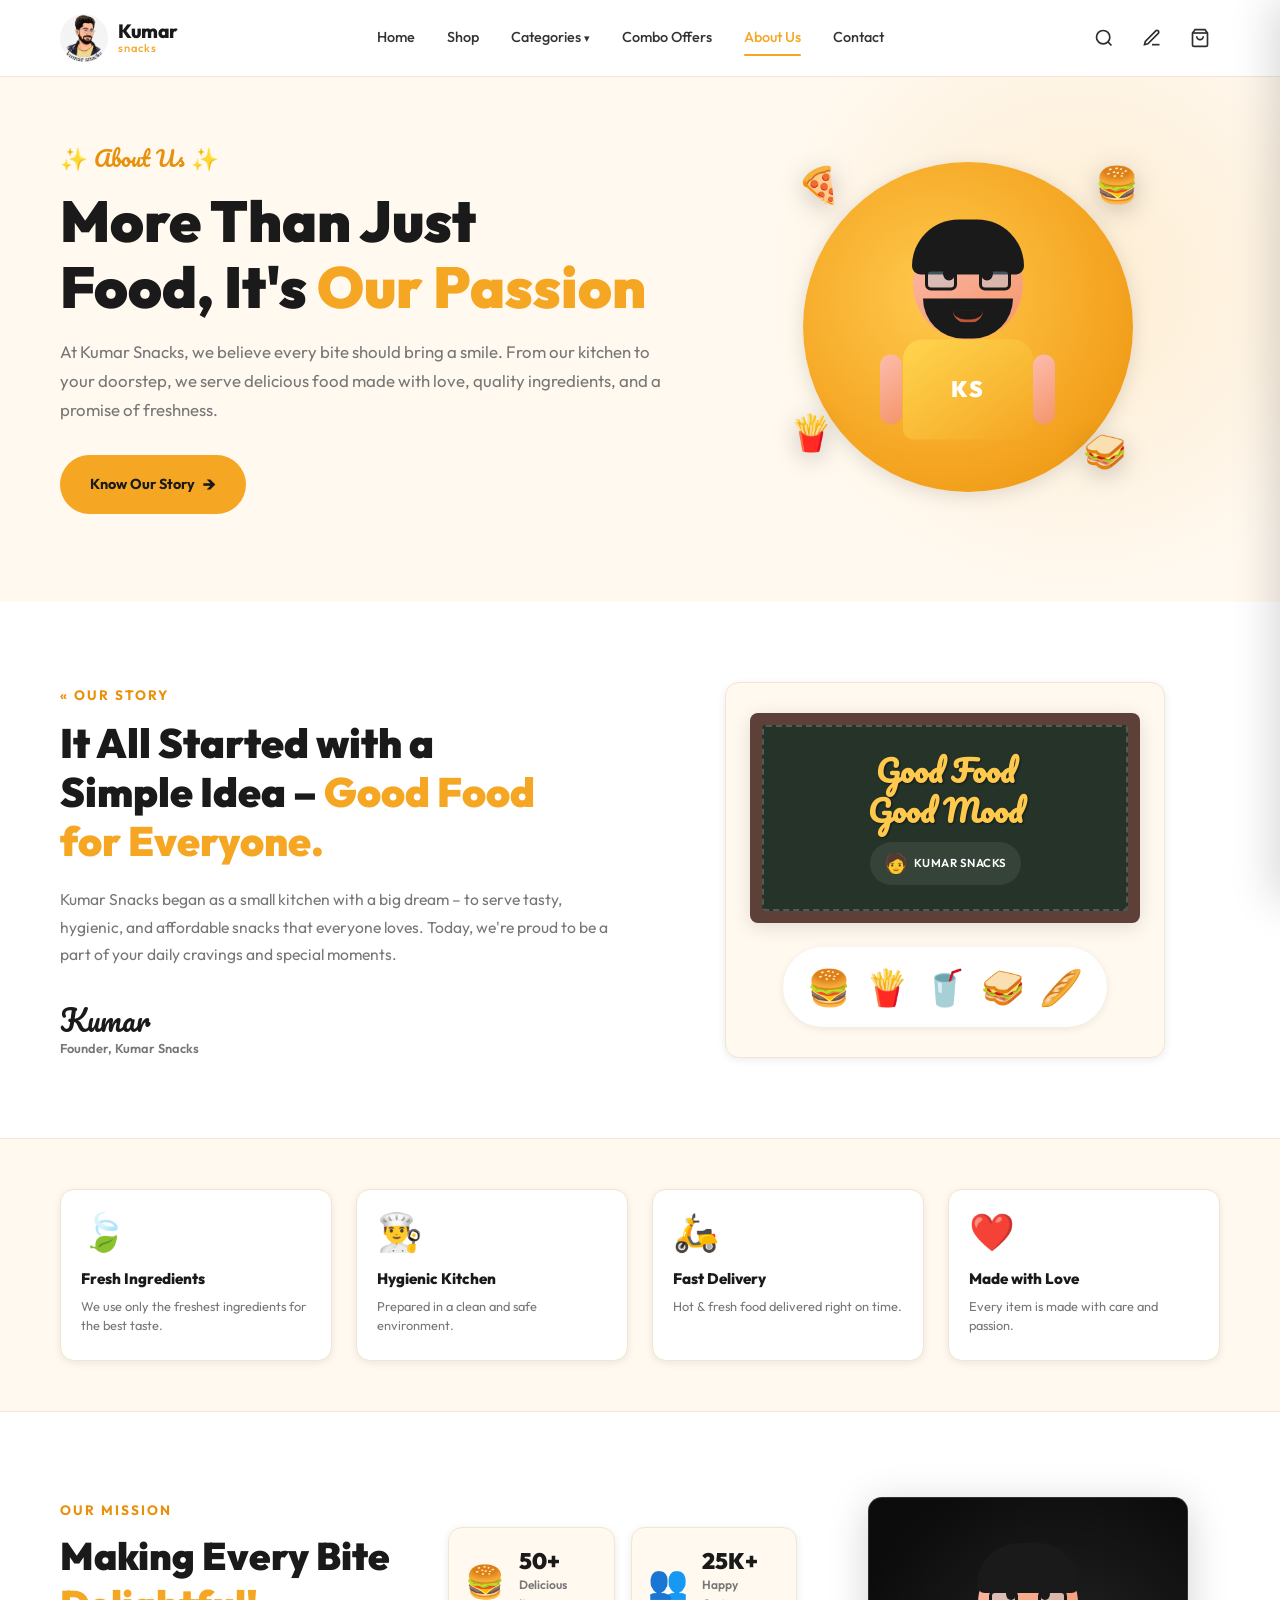
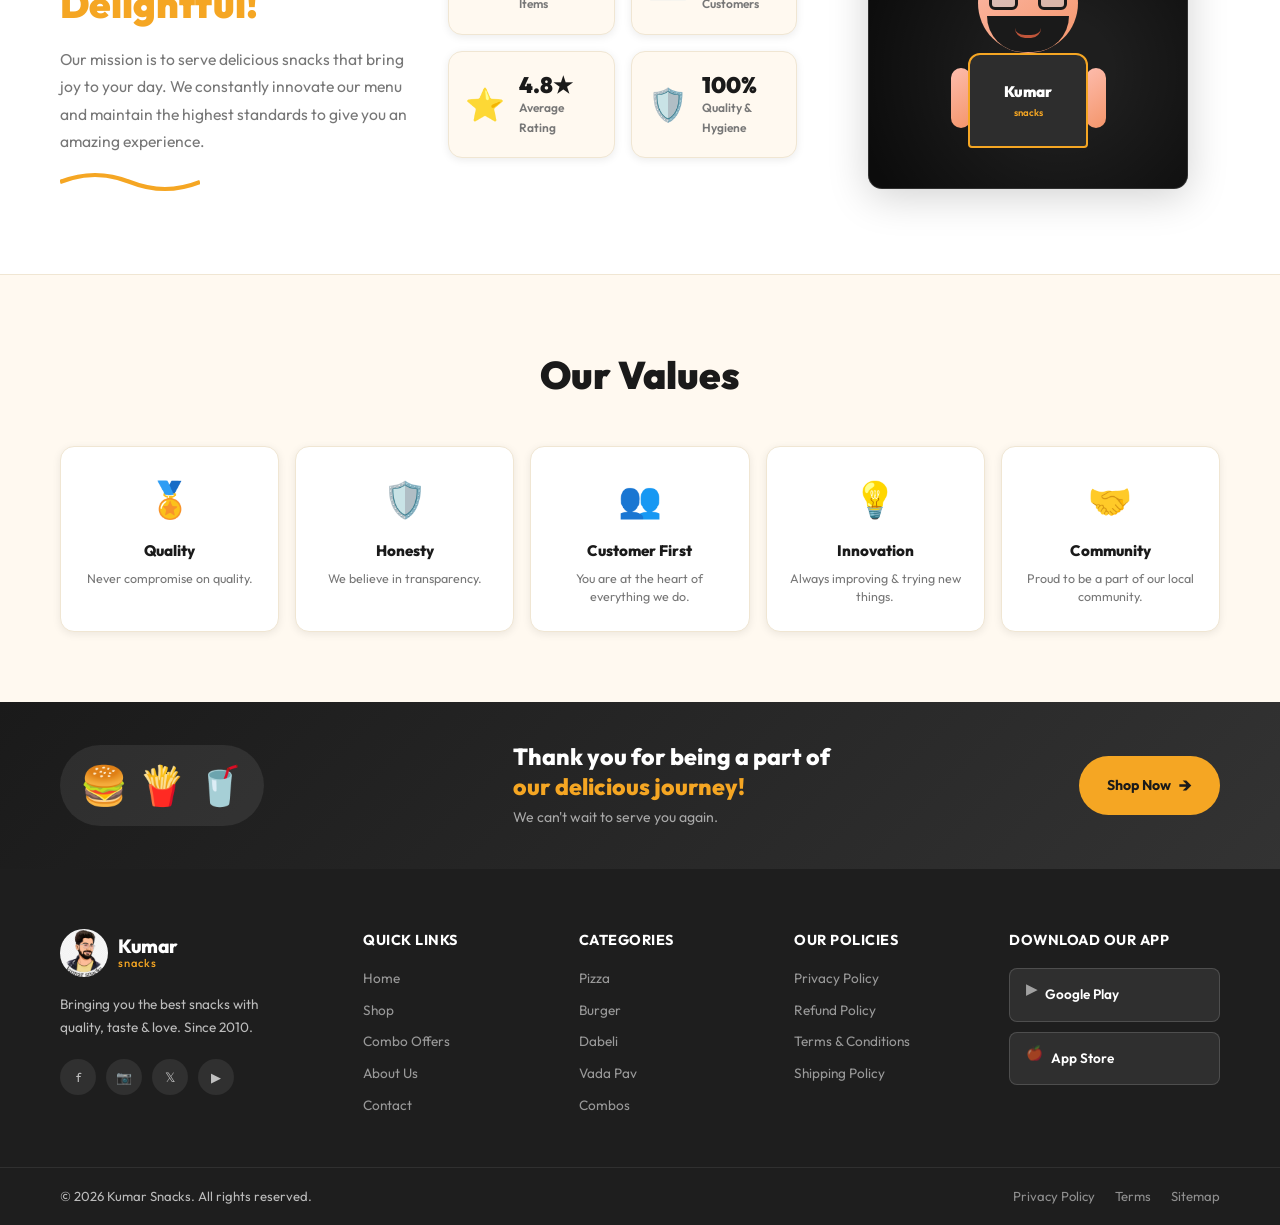
<file: about.html>
<!DOCTYPE html>
<html lang="en">

<head>
  <meta charset="UTF-8" />
  <meta name="viewport" content="width=device-width, initial-scale=1.0" />
  <title>About Us – Kumar Snacks</title>
  <meta name="description" content="Learn about the journey, mission, and core values of Kumar Snacks. We serve delicious, hygienic, and affordable snacks with love." />
  <link rel="preconnect" href="https://fonts.googleapis.com" />
  <link rel="preconnect" href="https://fonts.gstatic.com" crossorigin />
  <link href="https://fonts.googleapis.com/css2?family=Outfit:wght@300;400;500;600;700;800;900&family=Pacifico&display=swap" rel="stylesheet" />
  <link rel="stylesheet" href="about.css" />
  <link rel="stylesheet" href="cart-drawer.css" />
</head>

<body>



  <!-- ===== HEADER ===== -->
  <header class="header" id="header">
    <div class="container header__inner">
      <a href="index.html" class="logo" id="logo-link" style="display: flex; align-items: center; gap: 10px;">
        <img src="assets/logo.jpg" alt="Kumar Snacks Logo" class="logo__img" style="height: 48px; width: 48px; object-fit: cover; border-radius: 50%; display: block;"/>
        <div class="logo__text">
          <span class="logo__name">Kumar</span>
          <span class="logo__sub">snacks</span>
        </div>
      </a>

      <nav class="nav" id="main-nav">
        <a href="index.html" class="nav__link" id="nav-home">Home</a>
        <a href="shop.html" class="nav__link" id="nav-shop">Shop</a>
        <a href="index.html#categories" class="nav__link" id="nav-categories">Categories <span class="nav__arrow">▾</span></a>
        <a href="index.html#combos" class="nav__link" id="nav-combos">Combo Offers</a>
        <a href="about.html" class="nav__link active" id="nav-about">About Us</a>
        <a href="contact.html" class="nav__link" id="nav-contact">Contact</a>
      </nav>

      <div class="header__actions">
        <a href="search.html" class="icon-btn" id="search-toggle-btn" aria-label="Search" title="Search">
          <svg width="20" height="20" fill="none" stroke="currentColor" stroke-width="2" viewBox="0 0 24 24">
            <circle cx="11" cy="11" r="8" />
            <path d="m21 21-4.35-4.35" />
          </svg>
        </a>
        <a href="admin.html" class="icon-btn" id="admin-btn" title="Admin Panel" aria-label="Admin">
          <svg width="20" height="20" fill="none" stroke="currentColor" stroke-width="2" viewBox="0 0 24 24">
            <path d="M12 20h9" />
            <path d="M16.5 3.5a2.121 2.121 0 0 1 3 3L7 19l-4 1 1-4L16.5 3.5z" />
          </svg>
        </a>
        <button class="icon-btn cart-btn" id="cart-btn" aria-label="Cart">
          <svg width="20" height="20" fill="none" stroke="currentColor" stroke-width="2" viewBox="0 0 24 24">
            <path d="M6 2 3 6v14a2 2 0 0 0 2 2h14a2 2 0 0 0 2-2V6l-3-4z" />
            <line x1="3" y1="6" x2="21" y2="6" />
            <path d="M16 10a4 4 0 0 1-8 0" />
          </svg>
          <span class="cart-count" id="cart-count">0</span>
        </button>
        <button class="burger" id="burger-btn" aria-label="Menu" aria-expanded="false">
          <span></span><span></span><span></span>
        </button>
      </div>
    </div>

    <!-- Mobile Nav -->
    <div class="mobile-nav" id="mobile-nav">
      <a href="index.html" class="mobile-nav__link">Home</a>
      <a href="shop.html" class="mobile-nav__link">Shop</a>
      <a href="index.html#categories" class="mobile-nav__link">Categories</a>
      <a href="about.html" class="mobile-nav__link">About Us</a>
      <a href="contact.html" class="mobile-nav__link">Contact</a>
      <a href="admin.html" class="mobile-nav__link">Admin Panel</a>
    </div>
  </header>

  <!-- ===== ABOUT HERO ===== -->
  <section class="about-hero">
    <div class="about-hero__bg"></div>
    <div class="container about-hero__inner">
      <div class="about-hero__content">
        <span class="about-hero__tag">✨ About Us ✨</span>
        <h1 class="about-hero__title">
          More Than Just<br>Food, It's <span class="highlight">Our Passion</span>
        </h1>
        <p class="about-hero__desc">
          At Kumar Snacks, we believe every bite should bring a smile. From our kitchen to your doorstep, we serve delicious food made with love, quality ingredients, and a promise of freshness.
        </p>
        <a href="#story" class="btn btn--primary about-hero__cta">
          Know Our Story <span class="btn-arrow">→</span>
        </a>
      </div>

      <div class="about-hero__visual">
        <div class="about-hero__mascot-wrap">
          <div class="about-hero__blob"></div>
          <div class="hero__food-float hero__food-float--pizza">🍕</div>
          <div class="hero__food-float hero__food-float--burger">🍔</div>
          <div class="hero__food-float hero__food-float--fries">🍟</div>
          <div class="hero__food-float hero__food-float--sandwich">🥪</div>
          
          <!-- Animated Mascot character -->
          <div class="mascot-wrapper">
            <div class="mascot-avatar">
              <div class="mascot-face">
                <div class="mascot-face__bg"></div>
                <div class="mascot-hair"></div>
                <div class="mascot-beard"></div>
                <div class="mascot-glasses"></div>
                <div class="mascot-smile"></div>
                <div class="mascot-eyes">
                  <div class="mascot-eye"></div>
                  <div class="mascot-eye"></div>
                </div>
              </div>
              <div class="mascot-body">
                <div class="mascot-shirt">
                  <span class="mascot-shirt__text">KS</span>
                </div>
                <div class="mascot-arms">
                  <div class="mascot-arm mascot-arm--left"></div>
                  <div class="mascot-arm mascot-arm--right"></div>
                </div>
              </div>
            </div>
          </div>
        </div>
      </div>
    </div>
  </section>

  <!-- ===== STORY SECTION ===== -->
  <section class="story-section" id="story">
    <div class="container story__inner">
      <div class="story__content">
        <span class="story__tag">« OUR STORY</span>
        <h2 class="story__title">
          It All Started with a<br>Simple Idea – <span class="highlight">Good Food<br>for Everyone.</span>
        </h2>
        <p class="story__desc">
          Kumar Snacks began as a small kitchen with a big dream – to serve tasty, hygienic, and affordable snacks that everyone loves. Today, we're proud to be a part of your daily cravings and special moments.
        </p>
        <div class="story__signature">
          <span class="sig-name">Kumar</span>
          <span class="sig-title">Founder, Kumar Snacks</span>
        </div>
      </div>

      <div class="story__visual">
        <div class="food-blackboard">
          <div class="blackboard-frame">
            <div class="blackboard-board">
              <h3 class="blackboard-title">Good Food<br>Good Mood</h3>
              <div class="blackboard-logo">
                <span class="bb-avatar">🧑</span>
                <span class="bb-sub">Kumar snacks</span>
              </div>
            </div>
          </div>
          <div class="food-tray">
            <span class="tray-item tray-item--burger" title="Veg Burger">🍔</span>
            <span class="tray-item tray-item--fries" title="French Fries">🍟</span>
            <span class="tray-item tray-item--drink" title="Soft Drink">🥤</span>
            <span class="tray-item tray-item--sandwich" title="Club Sandwich">🥪</span>
            <span class="tray-item tray-item--bread" title="Garlic Bread">🥖</span>
          </div>
        </div>
      </div>
    </div>
  </section>

  <!-- ===== CORE BADGES ROW ===== -->
  <section class="core-badges-section">
    <div class="container">
      <div class="badges-grid">
        <div class="badge-item">
          <div class="badge-item__icon">🍃</div>
          <div class="badge-item__content">
            <h4>Fresh Ingredients</h4>
            <p>We use only the freshest ingredients for the best taste.</p>
          </div>
        </div>
        <div class="badge-item">
          <div class="badge-item__icon">👨‍🍳</div>
          <div class="badge-item__content">
            <h4>Hygienic Kitchen</h4>
            <p>Prepared in a clean and safe environment.</p>
          </div>
        </div>
        <div class="badge-item">
          <div class="badge-item__icon">🛵</div>
          <div class="badge-item__content">
            <h4>Fast Delivery</h4>
            <p>Hot &amp; fresh food delivered right on time.</p>
          </div>
        </div>
        <div class="badge-item">
          <div class="badge-item__icon">❤️</div>
          <div class="badge-item__content">
            <h4>Made with Love</h4>
            <p>Every item is made with care and passion.</p>
          </div>
        </div>
      </div>
    </div>
  </section>

  <!-- ===== MISSION & STATS ===== -->
  <section class="mission-section">
    <div class="container mission__grid">
      <!-- Mission Column -->
      <div class="mission__content">
        <span class="mission__tag">OUR MISSION</span>
        <h2 class="mission__title">
          Making Every Bite<br><span class="highlight">Delightful!</span>
        </h2>
        <p class="mission__desc">
          Our mission is to serve delicious snacks that bring joy to your day. We constantly innovate our menu and maintain the highest standards to give you an amazing experience.
        </p>
        <div class="doodle-line">
          <svg viewBox="0 0 100 20" preserveAspectRatio="none">
            <path d="M0,10 Q25,0 50,10 T100,10" fill="none" stroke="var(--primary)" stroke-width="3" />
          </svg>
        </div>
      </div>

      <!-- Stats Column -->
      <div class="mission__stats">
        <div class="stat-card">
          <div class="stat-card__icon">🍔</div>
          <div class="stat-card__info">
            <h3>50+</h3>
            <p>Delicious Items</p>
          </div>
        </div>
        <div class="stat-card">
          <div class="stat-card__icon">👥</div>
          <div class="stat-card__info">
            <h3>25K+</h3>
            <p>Happy Customers</p>
          </div>
        </div>
        <div class="stat-card">
          <div class="stat-card__icon">⭐</div>
          <div class="stat-card__info">
            <h3>4.8★</h3>
            <p>Average Rating</p>
          </div>
        </div>
        <div class="stat-card">
          <div class="stat-card__icon">🛡️</div>
          <div class="stat-card__info">
            <h3>100%</h3>
            <p>Quality &amp; Hygiene</p>
          </div>
        </div>
      </div>

      <!-- Mascot Apron Visual Column -->
      <div class="mission__visual">
        <div class="apron-mascot-card">
          <div class="apron-mascot">
            <div class="apron-face">
              <div class="apron-face__bg"></div>
              <div class="apron-hair"></div>
              <div class="apron-beard"></div>
              <div class="apron-glasses"></div>
              <div class="apron-smile"></div>
              <div class="apron-eyes">
                <div class="apron-eye"></div>
                <div class="apron-eye"></div>
              </div>
            </div>
            <div class="apron-body">
              <div class="apron-apron">
                <span class="apron-logo-text">Kumar</span>
                <span class="apron-logo-sub">snacks</span>
              </div>
              <div class="apron-arms">
                <div class="apron-arm apron-arm--left"></div>
                <div class="apron-arm apron-arm--right"></div>
              </div>
            </div>
          </div>
          <div class="apron-bg-kitchen"></div>
        </div>
      </div>
    </div>
  </section>

  <!-- ===== VALUES SECTION ===== -->
  <section class="values-section">
    <div class="container">
      <h2 class="values__title">Our Values</h2>
      <div class="values-grid">
        <div class="value-card">
          <div class="value-card__icon">🏅</div>
          <h3>Quality</h3>
          <p>Never compromise on quality.</p>
        </div>
        <div class="value-card">
          <div class="value-card__icon">🛡️</div>
          <h3>Honesty</h3>
          <p>We believe in transparency.</p>
        </div>
        <div class="value-card">
          <div class="value-card__icon">👥</div>
          <h3>Customer First</h3>
          <p>You are at the heart of everything we do.</p>
        </div>
        <div class="value-card">
          <div class="value-card__icon">💡</div>
          <h3>Innovation</h3>
          <p>Always improving &amp; trying new things.</p>
        </div>
        <div class="value-card">
          <div class="value-card__icon">🤝</div>
          <h3>Community</h3>
          <p>Proud to be a part of our local community.</p>
        </div>
      </div>
    </div>
  </section>

  <!-- ===== BOTTOM CTA BANNER ===== -->
  <section class="cta-banner">
    <div class="container cta-banner__inner">
      <div class="cta-banner__visual">
        <div class="visual-tray">
          <span class="visual-item visual-item--burger">🍔</span>
          <span class="visual-item visual-item--fries">🍟</span>
          <span class="visual-item visual-item--drink">🥤</span>
        </div>
      </div>
      <div class="cta-banner__content">
        <h2>Thank you for being a part of<br><span class="highlight">our delicious journey!</span></h2>
        <p>We can't wait to serve you again.</p>
      </div>
      <div class="cta-banner__actions">
        <a href="index.html#bestsellers" class="btn btn--primary cta-btn">
          Shop Now <span class="btn-arrow">→</span>
        </a>
      </div>
    </div>
  </section>

  <!-- ===== FOOTER ===== -->
  <footer class="footer" id="footer">
    <div class="container footer__inner">
      <div class="footer__brand">
        <a href="index.html" class="logo logo--light" style="display: flex; align-items: center; gap: 10px;">
          <img src="assets/logo.jpg" alt="Kumar Snacks Logo" class="logo__img" style="height: 48px; width: 48px; object-fit: cover; border-radius: 50%; display: block;"/>
          <div class="logo__text">
            <span class="logo__name">Kumar</span>
            <span class="logo__sub">Snacks</span>
          </div>
        </a>
        <p>Bringing you the best snacks with quality, taste &amp; love. Since 2010.</p>
        <div class="footer__socials">
          <a href="#" class="social-link" aria-label="Facebook">f</a>
          <a href="#" class="social-link" aria-label="Instagram">📷</a>
          <a href="#" class="social-link" aria-label="Twitter">𝕏</a>
          <a href="#" class="social-link" aria-label="YouTube">▶</a>
        </div>
      </div>

      <div class="footer__col">
        <h4>Quick Links</h4>
        <a href="index.html">Home</a>
        <a href="shop.html">Shop</a>
        <a href="index.html#combos">Combo Offers</a>
        <a href="about.html">About Us</a>
        <a href="contact.html">Contact</a>
      </div>

      <div class="footer__col">
        <h4>Categories</h4>
        <a href="index.html#categories">Pizza</a>
        <a href="index.html#categories">Burger</a>
        <a href="index.html#categories">Dabeli</a>
        <a href="index.html#categories">Vada Pav</a>
        <a href="index.html#combos">Combos</a>
      </div>

      <div class="footer__col">
        <h4>Our Policies</h4>
        <a href="#">Privacy Policy</a>
        <a href="#">Refund Policy</a>
        <a href="#">Terms &amp; Conditions</a>
        <a href="#">Shipping Policy</a>
      </div>

      <div class="footer__col">
        <h4>Download Our App</h4>
        <a href="#" class="app-store-btn">
          <span>▶</span> Google Play
        </a>
        <a href="#" class="app-store-btn">
          <span>🍎</span> App Store
        </a>
      </div>
    </div>

    <div class="footer__bottom">
      <div class="container footer__bottom-inner">
        <span>© 2026 Kumar Snacks. All rights reserved.</span>
        <div class="footer__bottom-links">
          <a href="#">Privacy Policy</a>
          <a href="#">Terms</a>
          <a href="#">Sitemap</a>
        </div>
      </div>
    </div>
  </footer>

  <!-- ===== CART SIDEBAR (injected by cart-drawer.js) ===== -->

  <!-- ===== TOAST ===== -->
  <div class="toast" id="toast" role="alert" aria-live="polite"></div>

  <!-- Scroll to top -->
  <button class="scroll-top" id="scroll-top-btn" aria-label="Back to top">
    <svg width="20" height="20" fill="none" stroke="currentColor" stroke-width="2.5" viewBox="0 0 24 24">
      <path d="M18 15l-6-6-6 6" />
    </svg>
  </button>

  <script src="products-data.js"></script>
  <script src="cart-drawer.js"></script>
  <script src="about.js"></script>
</body>

</html>
</file>
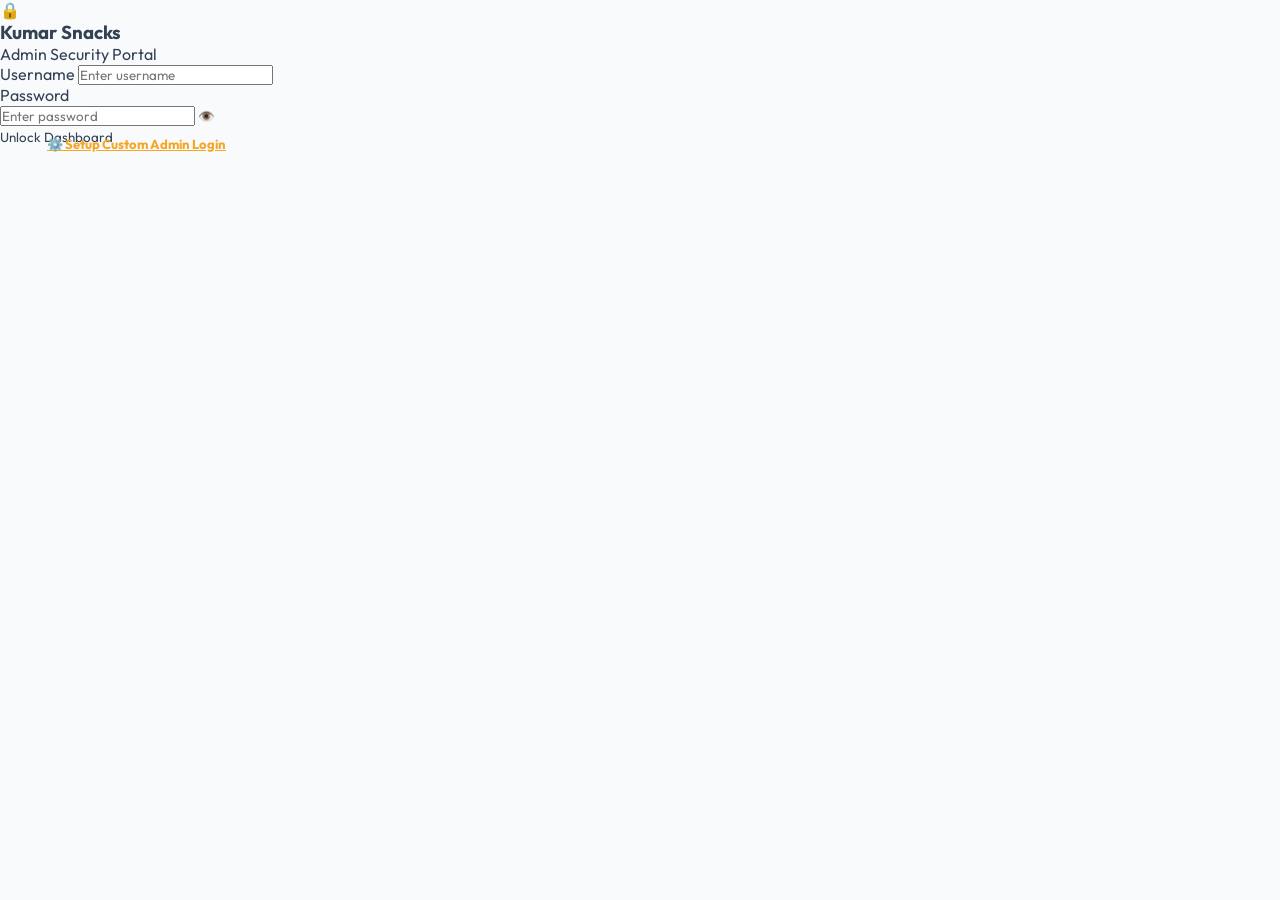
<file: admin.html>
<!DOCTYPE html>
<html lang="en">

<head>
  <meta charset="UTF-8" />
  <meta name="viewport" content="width=device-width, initial-scale=1.0" />
  <title>Admin Panel – Kumar Snacks</title>
  <link rel="preconnect" href="https://fonts.googleapis.com" />
  <link href="https://fonts.googleapis.com/css2?family=Outfit:wght@300;400;500;600;700;800;900&display=swap" rel="stylesheet" />
  <link rel="stylesheet" href="admin.css" />
</head>

<body>

  <!-- ===== ADMIN LOGIN SCREEN ===== -->
  <div class="login-screen" id="login-screen">
    <div class="login-card">
      <div class="login-card__logo">
        <span class="login-logo-emoji" id="login-logo-emoji">🔒</span>
        <h3>Kumar Snacks</h3>
        <p id="login-subtitle">Admin Security Portal</p>
      </div>
      <form class="login-form" id="login-form" onsubmit="handleAdminAuthSubmit(event)">
        <div class="login-group">
          <label for="l-username" id="lbl-username">Username</label>
          <input type="text" id="l-username" placeholder="Enter username" required />
        </div>
        <div class="login-group">
          <label for="l-password" id="lbl-password">Password</label>
          <div class="password-input-wrapper">
            <input type="password" id="l-password" placeholder="Enter password" required />
            <button type="button" class="btn-toggle-pwd" onclick="toggleLoginPassword()" aria-label="Toggle Password visibility">👁️</button>
          </div>
        </div>
        <div class="login-error" id="login-error" style="display:none">❌ Invalid username or password</div>
        <button type="submit" class="btn-login" id="btn-login-submit">Unlock Dashboard</button>
      </form>
      <div class="login-footer" style="text-align: center; font-size: 0.82rem; margin-top: -10px;">
        <a href="#" id="setup-mode-toggle" onclick="toggleSetupMode(event)" style="color: #f5a623; text-decoration: underline; font-weight: 700;">⚙️ Setup Custom Admin Login</a>
      </div>
    </div>
  </div>

  <!-- ===== ADMIN DASHBOARD ===== -->
  <div id="admin-dashboard" style="display:none">

    <!-- ===== SIDEBAR ===== -->
    <aside class="sidebar" id="sidebar">
      <div class="sidebar__logo" style="display: flex; align-items: center; gap: 10px;">
        <img src="assets/logo.jpg" alt="Kumar Snacks Logo" class="logo__img" style="height: 38px; width: 38px; object-fit: cover; border-radius: 50%; display: block;"/>
        <div>
          <span class="sl-name" style="font-weight: 800; font-size: 1.1rem; color: #fff; display: block; line-height: 1.2;">Kumar Snacks</span>
          <span class="sl-role" style="font-size: 0.72rem; color: rgba(255,255,255,0.6); display: block;">Admin Panel</span>
        </div>
      </div>
      <nav class="sidebar__nav">
        <!-- Dashboard Link -->
        <a href="#" class="sn-link" id="nav-dashboard" onclick="showSection('dashboard')">
          <span class="sn-link-icon">📊</span> Dashboard
        </a>

        <!-- Products Collapsible Menu -->
        <div class="sidebar-dropdown">
          <button class="dropdown-trigger active" id="nav-products-trigger" onclick="toggleSidebarDropdown('products-dropdown')">
            <span>📦 Products</span>
            <span class="dd-arrow">▾</span>
          </button>
          <div class="dropdown-content open" id="products-dropdown">
            <a href="#" class="sn-sub-link active" id="nav-products" onclick="showSection('products')">All Products</a>
            <a href="#" class="sn-sub-link" id="nav-add" onclick="showSection('add'); openAddForm()">Add Product</a>
          </div>
        </div>

        <!-- Orders Collapsible Menu -->
        <div class="sidebar-dropdown">
          <button class="dropdown-trigger" id="nav-orders-trigger" onclick="toggleSidebarDropdown('orders-dropdown')">
            <span>🛒 Orders</span>
            <span class="dd-arrow">▾</span>
          </button>
          <div class="dropdown-content" id="orders-dropdown">
            <a href="#" class="sn-sub-link" id="nav-orders" onclick="showSection('orders')">All Orders</a>
          </div>
        </div>

        <!-- Customers, Coupons, etc. static list -->
        <a href="#" class="sn-link" id="nav-customers" onclick="showSection('customers')">
          <span class="sn-link-icon">👤</span> Customers
        </a>
        <a href="#" class="sn-link" id="nav-coupons" onclick="showSection('coupons')">
          <span class="sn-link-icon">🏷️</span> Coupons
        </a>
        <a href="#" class="sn-link" id="nav-reviews" onclick="showSection('reviews')">
          <span class="sn-link-icon">⭐</span> Reviews
        </a>
        <a href="#" class="sn-link" id="nav-banners" onclick="showSection('banners')">
          <span class="sn-link-icon">🖼️</span> Banners
        </a>
        <a href="#" class="sn-link" id="nav-delivery" onclick="showSection('delivery')">
          <span class="sn-link-icon">🛵</span> Delivery
        </a>
        <a href="#" class="sn-link" id="nav-payments" onclick="showSection('payments')">
          <span class="sn-link-icon">💳</span> Payments
        </a>
        <a href="#" class="sn-link" id="nav-reports" onclick="showSection('reports')">
          <span class="sn-link-icon">📈</span> Reports
        </a>
        <a href="#" class="sn-link" id="nav-settings" onclick="showSection('settings')">
          <span class="sn-link-icon">⚙️</span> Settings
        </a>

        <!-- Bottom Lock and Reset Buttons -->
        <button class="sn-link" onclick="handleAdminLogout()" style="margin-top: auto; color: #f5a623;">
          <span class="sn-link-icon">🔒</span> Lock Dashboard
        </button>
        <button class="sn-link sn-link--danger" onclick="resetData()">
          <span class="sn-link-icon">♻️</span> Reset to Default
        </button>
      </nav>
    </aside>

    <!-- ===== MAIN CONTENT ===== -->
    <main class="main" id="main">
      
      <!-- Topbar Header -->
      <header class="topbar">
        <div class="topbar__left">
          <button class="topbar__burger" id="topbar-burger" onclick="document.getElementById('sidebar').classList.toggle('open')">
            <span></span><span></span><span></span>
          </button>
          <div>
            <h1 class="topbar__title" id="section-title">Products</h1>
            <p class="topbar__sub" id="section-sub">Manage your product catalog</p>
          </div>
        </div>
        <div class="topbar__right">
          <div class="search-wrap">
            <span class="search-icon">🔍</span>
            <input type="text" id="search-input" placeholder="Search here..." oninput="searchProducts(this.value)" />
          </div>
          <button class="icon-btn-top" aria-label="Notifications" onclick="showToast('🔔 No new notifications')">
            <span class="top-bell">🔔</span>
            <span class="bell-badge">3</span>
          </button>
          <div class="profile-card">
            <div class="profile-avatar">👨‍💼</div>
            <div class="profile-info">
              <strong>Admin</strong>
              <span>Super Admin</span>
            </div>
            <span class="profile-arrow">▾</span>
          </div>
        </div>
      </header>

      <!-- ==================== VIEW: DASHBOARD ==================== -->
      <section class="content-section" id="section-dashboard">
        <div class="dashboard-stats-grid">
          <div class="dash-card">
            <div class="dash-card__header">
              <span class="dash-card__icon bg-blue">💰</span>
              <span class="dash-card__change text-green">+14.2%</span>
            </div>
            <div class="dash-card__body">
              <h3>₹48,250</h3>
              <p>Total Revenue</p>
            </div>
          </div>
          <div class="dash-card">
            <div class="dash-card__header">
              <span class="dash-card__icon bg-green">🛒</span>
              <span class="dash-card__change text-green">+8.5%</span>
            </div>
            <div class="dash-card__body">
              <h3 id="dash-orders-count">124</h3>
              <p>Total Orders</p>
            </div>
          </div>
          <div class="dash-card">
            <div class="dash-card__header">
              <span class="dash-card__icon bg-orange">👤</span>
              <span class="dash-card__change text-green">+11.3%</span>
            </div>
            <div class="dash-card__body">
              <h3>380</h3>
              <p>Total Customers</p>
            </div>
          </div>
          <div class="dash-card">
            <div class="dash-card__header">
              <span class="dash-card__icon bg-purple">⭐</span>
              <span class="dash-card__change text-green">+4.9%</span>
            </div>
            <div class="dash-card__body">
              <h3>4.8 / 5</h3>
              <p>Average Rating</p>
            </div>
          </div>
        </div>

        <div class="dashboard-tables-row">
          <div class="dash-panel">
            <h4>Recent Orders</h4>
            <div class="table-responsive">
              <table class="data-table">
                <thead>
                  <tr>
                    <th>Order ID</th>
                    <th>Customer</th>
                    <th>Date</th>
                    <th>Total</th>
                    <th>Status</th>
                  </tr>
                </thead>
                <tbody id="dash-recent-orders-tbody">
                  <!-- Dynamic Recent Orders -->
                </tbody>
              </table>
            </div>
          </div>
          
          <div class="dash-panel">
            <h4>Bestselling Snacks</h4>
            <div class="bestseller-list-panel" id="dash-bestsellers-list">
              <!-- Dynamic Bestsellers -->
            </div>
          </div>
        </div>
      </section>

      <!-- ==================== VIEW: PRODUCTS ==================== -->
      <section class="content-section active" id="section-products">
        <!-- 4 Stat Cards matching mockup -->
        <div class="stats-bar">
          <div class="stat-card">
            <div class="stat-card__left">
              <span class="stat-card__title">Total Products</span>
              <h2 id="st-total">156</h2>
              <span class="stat-card__sub text-green">+12.5% from last month</span>
            </div>
            <div class="stat-card__icon bg-blue-light">🛍️</div>
          </div>
          <div class="stat-card">
            <div class="stat-card__left">
              <span class="stat-card__title">Active Products</span>
              <h2 id="st-active">142</h2>
              <span class="stat-card__sub text-green">+10.2% from last month</span>
            </div>
            <div class="stat-card__icon bg-green-light">✅</div>
          </div>
          <div class="stat-card">
            <div class="stat-card__left">
              <span class="stat-card__title">Inactive Products</span>
              <h2 id="st-inactive">14</h2>
              <span class="stat-card__sub text-red">-2.1% from last month</span>
            </div>
            <div class="stat-card__icon bg-orange-light">⏸️</div>
          </div>
          <div class="stat-card">
            <div class="stat-card__left">
              <span class="stat-card__title">Total Categories</span>
              <h2 id="st-cats">8</h2>
              <span class="stat-card__sub text-purple">+1 new category</span>
            </div>
            <div class="stat-card__icon bg-purple-light">📁</div>
          </div>
        </div>

        <!-- Products table container panel -->
        <div class="products-panel">
          <div class="products-panel__header">
            <h3>All Products</h3>
            <div class="products-panel__actions">
              <div class="table-search-wrap">
                <input type="text" id="table-search-input" placeholder="Search products..." oninput="searchProducts(this.value)" />
              </div>
              <button class="btn-filter" onclick="showToast('Filter options clicked')">
                <span>⏳</span> Filter
              </button>
              <button class="btn-add-product" onclick="showSection('add'); openAddForm()">
                ➕ Add Product
              </button>
            </div>
          </div>

          <div class="table-responsive">
            <table class="data-table">
              <thead>
                <tr>
                  <th>Image</th>
                  <th>Product Name</th>
                  <th>Category</th>
                  <th>Price (₹)</th>
                  <th>Stock</th>
                  <th>Status</th>
                  <th>Featured</th>
                  <th>Action</th>
                </tr>
              </thead>
              <tbody id="product-table-body">
                <!-- Dynamic Products Table Rows -->
              </tbody>
            </table>
          </div>

          <!-- Empty State -->
          <div class="table-empty" id="table-empty" style="display:none">
            <span>📦</span>
            <p>No products found in the catalog.</p>
          </div>

          <!-- Pagination -->
          <div class="table-footer">
            <span class="showing-count" id="table-showing-count">Showing 1 to 5 of 5 products</span>
            <div class="pagination" id="table-pagination">
              <!-- Dynamic Pagination -->
            </div>
          </div>
        </div>
      </section>

      <!-- ==================== VIEW: ADD/EDIT PRODUCT ==================== -->
      <section class="content-section" id="section-add">
        <div class="form-panel">
          <div class="form-panel__header">
            <h3 id="form-title">Add New Product</h3>
          </div>
          
          <form id="product-form" onsubmit="event.preventDefault();">
            <input type="hidden" id="f-id" />
            
            <div class="form-3-col-layout">
              
              <!-- COLUMN 1: Basic Information -->
              <div class="form-col">
                <h4 class="form-col__title">Basic Information</h4>
                
                <div class="form-group">
                  <label for="f-name">Product Title *</label>
                  <input type="text" id="f-name" placeholder="Enter product title" required />
                </div>
                
                <div class="form-group">
                  <label for="f-emoji">Product Emoji/Icon *</label>
                  <div class="emoji-input-wrapper">
                    <input type="text" id="f-emoji" placeholder="🍔" required />
                    <div class="emoji-preview" id="emoji-preview">🍔</div>
                  </div>
                </div>

                <div class="form-group">
                  <label for="f-category">Category *</label>
                  <select id="f-category" required>
                    <option value="" disabled selected>Select category</option>
                    <option value="burger">Burger</option>
                    <option value="pizza">Pizza</option>
                    <option value="sandwich">Sandwich</option>
                    <option value="dabeli">Dabeli</option>
                    <option value="vadapav">Vada Pav</option>
                    <option value="garlicbread">Garlic Bread</option>
                    <option value="fries">French Fries</option>
                    <option value="drinks">Drinks</option>
                  </select>
                </div>

                <div class="form-group">
                  <label for="f-subcategory">Sub Category</label>
                  <select id="f-subcategory">
                    <option value="" selected>Select sub category</option>
                    <option value="classic">Classic Special</option>
                    <option value="cheese">Cheese Loaded</option>
                    <option value="jain">Jain Friendly</option>
                    <option value="spicy">Hot &amp; Spicy</option>
                  </select>
                </div>

                <div class="form-group">
                  <label for="f-description">Short Description *</label>
                  <textarea id="f-description" rows="5" placeholder="Enter short description about product" required></textarea>
                </div>
                
                <div class="form-group">
                  <label for="f-tags">Tags (Comma Separated)</label>
                  <input type="text" id="f-tags" placeholder="100% Veg, Chef Special, Freshly Baked" />
                </div>
              </div>

              <!-- COLUMN 2: Product Details & Options -->
              <div class="form-col">
                <h4 class="form-col__title">Product Details</h4>
                
                <div class="form-row-2">
                  <div class="form-group">
                    <label for="f-price">Price (₹) *</label>
                    <input type="number" id="f-price" placeholder="79" min="1" required />
                  </div>
                  <div class="form-group">
                    <label for="f-original-price">Original Price (₹)</label>
                    <input type="number" id="f-original-price" placeholder="99" min="1" />
                  </div>
                </div>

                <div class="form-row-2">
                  <div class="form-group">
                    <label for="f-discount">Discount (%)</label>
                    <input type="number" id="f-discount" placeholder="20" min="0" max="100" />
                  </div>
                  <div class="form-group">
                    <label for="f-stock">Stock Quantity *</label>
                    <input type="number" id="f-stock" placeholder="100" min="0" required />
                  </div>
                </div>

                <div class="form-row-2">
                  <div class="form-group">
                    <label for="f-sku">SKU Code</label>
                    <input type="text" id="f-sku" placeholder="KS-BUR-01" />
                  </div>
                  <div class="form-group">
                    <label for="f-status">Status</label>
                    <select id="f-status">
                      <option value="active" selected>Active</option>
                      <option value="inactive">Inactive</option>
                    </select>
                  </div>
                </div>

                <div class="form-row-2 align-center">
                  <div class="form-group flex-row">
                    <span class="form-switch-lbl">Featured Product</span>
                    <label class="switch">
                      <input type="checkbox" id="f-featured">
                      <span class="slider round"></span>
                    </label>
                  </div>
                  <div class="form-group flex-row">
                    <span class="form-switch-lbl">🌿 Vegetarian</span>
                    <label class="switch">
                      <input type="checkbox" id="f-veg" checked>
                      <span class="slider round"></span>
                    </label>
                  </div>
                </div>

                <div class="form-row-2">
                  <div class="form-group flex-row">
                    <span class="form-switch-lbl">⭐ Bestseller</span>
                    <label class="switch">
                      <input type="checkbox" id="f-bestseller">
                      <span class="slider round"></span>
                    </label>
                  </div>
                  <div class="form-group">
                    <label for="f-rating">Rating (0-5)</label>
                    <input type="number" id="f-rating" placeholder="4.6" min="0" max="5" step="0.1" />
                  </div>
                </div>

                <div class="form-row-2">
                  <div class="form-group">
                    <label for="f-reviews">Review Count</label>
                    <input type="number" id="f-reviews" placeholder="128" min="0" />
                  </div>
                  <div class="form-group">
                    <label for="f-calories">Calories (kcal)</label>
                    <input type="number" id="f-calories" placeholder="386" min="0" />
                  </div>
                </div>

                <div class="form-row-2">
                  <div class="form-group">
                    <label for="f-delivery">Delivery Time</label>
                    <input type="text" id="f-delivery" placeholder="15-20 mins" />
                  </div>
                  <div class="form-group">
                    <label for="f-best">Best Enjoyed With</label>
                    <input type="text" id="f-best" placeholder="Fries & Cold Drink" />
                  </div>
                </div>

                <div class="form-group">
                  <label for="f-packaging">Packaging Details</label>
                  <input type="text" id="f-packaging" placeholder="Safe & Hygienic box" />
                </div>

                <!-- Sizes List Editor -->
                <div class="form-group">
                  <label>Sizes &amp; Custom Prices</label>
                  <div class="sizes-editor" id="sizes-editor">
                    <!-- Dynamic Rows -->
                  </div>
                  <button type="button" class="btn-add-row" onclick="addSizeRow()">➕ Add Size</button>
                </div>

                <!-- Addons List Editor -->
                <div class="form-group">
                  <label>Add-on Products</label>
                  <div class="sizes-editor" id="addons-editor">
                    <!-- Dynamic Rows -->
                  </div>
                  <button type="button" class="btn-add-row" onclick="addAddonRow()">➕ Add Item</button>
                </div>

                <!-- Combo Offer Group -->
                <div class="combo-offer-group">
                  <h5>Combo Offer Details</h5>
                  <div class="form-group">
                    <label for="f-combo-name">Combo Name</label>
                    <input type="text" id="f-combo-name" placeholder="Burger + Fries + Drink" />
                  </div>
                  <div class="form-row-2">
                    <div class="form-group">
                      <label for="f-combo-price">Combo Price (₹)</label>
                      <input type="number" id="f-combo-price" placeholder="119" min="0" />
                    </div>
                    <div class="form-group">
                      <label for="f-combo-old">Combo Original Price (₹)</label>
                      <input type="number" id="f-combo-old" placeholder="153" min="0" />
                    </div>
                  </div>
                </div>

              </div>

              <!-- COLUMN 3: Product Image Upload & Previews -->
              <div class="form-col">
                <h4 class="form-col__title">Product Media</h4>
                
                <!-- Main Image Upload -->
                <div class="form-group">
                  <label>Featured Image</label>
                  <div class="media-box-revamp">
                    <div class="media-preview-zone" id="img-preview-box">
                      <div class="upload-placeholder">
                        <span class="up-icon">📂</span>
                        <strong>Click or drag image to upload</strong>
                        <p>PNG, JPG, WEBP up to 2MB</p>
                      </div>
                    </div>
                    <div class="media-input-bar">
                      <label class="btn-file-select">
                        📁 Choose File
                        <input type="file" id="f-image-file" accept="image/*" style="display:none" onchange="previewImageFile(this)" />
                      </label>
                      <span class="media-or-text">or paste URL:</span>
                      <input type="text" id="f-image-url" placeholder="Paste direct image or GDrive link" oninput="previewImageUrl(this.value)" />
                    </div>
                  </div>
                </div>

                <!-- Video Upload Box -->
                <div class="form-group">
                  <label>Product Video</label>
                  <div class="media-box-revamp">
                    <div class="media-preview-zone" id="video-preview-box">
                      <div class="upload-placeholder">
                        <span class="up-icon">🎥</span>
                        <strong>Click or drag video to upload</strong>
                        <p>MP4 video up to 10MB</p>
                      </div>
                    </div>
                    <div class="media-input-bar">
                      <label class="btn-file-select">
                        📁 Choose File
                        <input type="file" id="f-video-file" accept="video/*" style="display:none" onchange="previewVideoFile(this)" />
                      </label>
                      <span class="media-or-text">or paste URL:</span>
                      <input type="text" id="f-video-url" placeholder="Paste direct video or GDrive link" oninput="previewVideoUrl(this.value)" />
                    </div>
                  </div>
                </div>
              </div>

            </div>

            <!-- Form Save/Cancel Buttons -->
            <div class="form-actions-bar">
              <button type="button" class="btn-form-cancel" onclick="showSection('products')">Cancel</button>
              <button type="button" class="btn-form-save" id="btn-save" onclick="submitProductForm()">Save Product</button>
            </div>
          </form>
        </div>
      </section>

      <!-- ==================== VIEW: ORDERS ==================== -->
      <section class="content-section" id="section-orders">
        <div class="products-panel">
          <div class="products-panel__header">
            <h3>Manage Orders</h3>
            <div class="products-panel__actions">
              <div class="table-search-wrap">
                <input type="text" id="order-search-input" placeholder="Search orders..." oninput="searchOrders(this.value)" />
              </div>
              <button class="btn-filter" onclick="showToast('Order filters clicked')">
                <span>⏳</span> Filter
              </button>
            </div>
          </div>

          <div class="table-responsive">
            <table class="data-table">
              <thead>
                <tr>
                  <th>Order ID</th>
                  <th>Customer Name</th>
                  <th>Product Emojis</th>
                  <th>Order Details</th>
                  <th>Order Date</th>
                  <th>Total Amount</th>
                  <th>Status</th>
                  <th>Action</th>
                </tr>
              </thead>
              <tbody id="orders-table-body">
                <!-- Dynamic Orders -->
              </tbody>
            </table>
          </div>

          <!-- Empty State -->
          <div class="table-empty" id="orders-empty" style="display:none">
            <span>🛒</span>
            <p>No orders received yet.</p>
          </div>
        </div>
      </section>

      <!-- ==================== VIEWS: FALLBACKS ==================== -->
      <section class="content-section" id="section-customers">
        <div class="fallback-panel">
          <span>👥</span>
          <h3>Customers Management</h3>
          <p>Customer database, accounts status, and histories will show here.</p>
        </div>
      </section>
      <section class="content-section" id="section-coupons">
        <div class="fallback-panel">
          <span>🏷️</span>
          <h3>Coupons &amp; Offers</h3>
          <p>Create and manage discount codes, coupon logic, and timings here.</p>
        </div>
      </section>
      <section class="content-section" id="section-reviews">
        <div class="fallback-panel">
          <span>⭐</span>
          <h3>Product Reviews</h3>
          <p>Review moderation, ratings monitoring, and responses panel.</p>
        </div>
      </section>
      <section class="content-section" id="section-banners">
        <div class="fallback-panel">
          <span>🖼️</span>
          <h3>Home Page Banners</h3>
          <p>Configure marketing banners, overlay text, and media slide sliders.</p>
        </div>
      </section>
      <section class="content-section" id="section-delivery">
        <div class="fallback-panel">
          <span>🛵</span>
          <h3>Delivery Settings</h3>
          <p>Delivery timings, minimum order rules, and local pricing configurations.</p>
        </div>
      </section>
      <section class="content-section" id="section-payments">
        <div class="fallback-panel">
          <span>💳</span>
          <h3>Payment Integrations</h3>
          <p>Set up checkout payment gateways, merchant IDs, and sandbox logs.</p>
        </div>
      </section>
      <section class="content-section" id="section-reports">
        <div class="fallback-panel">
          <span>📈</span>
          <h3>Sales Reports</h3>
          <p>Download CSV logs, visualize sales graphics, and track monthly analytics.</p>
        </div>
      </section>
      <section class="content-section" id="section-settings">
        <div class="fallback-panel">
          <span>⚙️</span>
          <h3>General Settings</h3>
          <p>Change store title, announcement texts, social media links, and contacts.</p>
        </div>
      </section>

    </main>

  </div> <!-- Close admin-dashboard -->

  <!-- ===== DELETE CONFIRM MODAL ===== -->
  <div class="modal-overlay" id="delete-modal">
    <div class="confirm-modal">
      <div class="confirm-modal__icon">🗑️</div>
      <h3>Delete Product?</h3>
      <p>Are you sure you want to delete "<strong id="delete-name"></strong>"? This action cannot be undone.</p>
      <div class="confirm-actions">
        <button class="btn-cancel" onclick="closeDeleteModal()">Cancel</button>
        <button class="btn-delete-confirm" id="confirm-delete-btn">Delete</button>
      </div>
    </div>
  </div>

  <!-- ===== TOAST ===== -->
  <div class="toast" id="toast" role="alert" aria-live="polite"></div>

  <script src="products-data.js"></script>
  <script src="admin.js"></script>
</body>

</html>
</file>
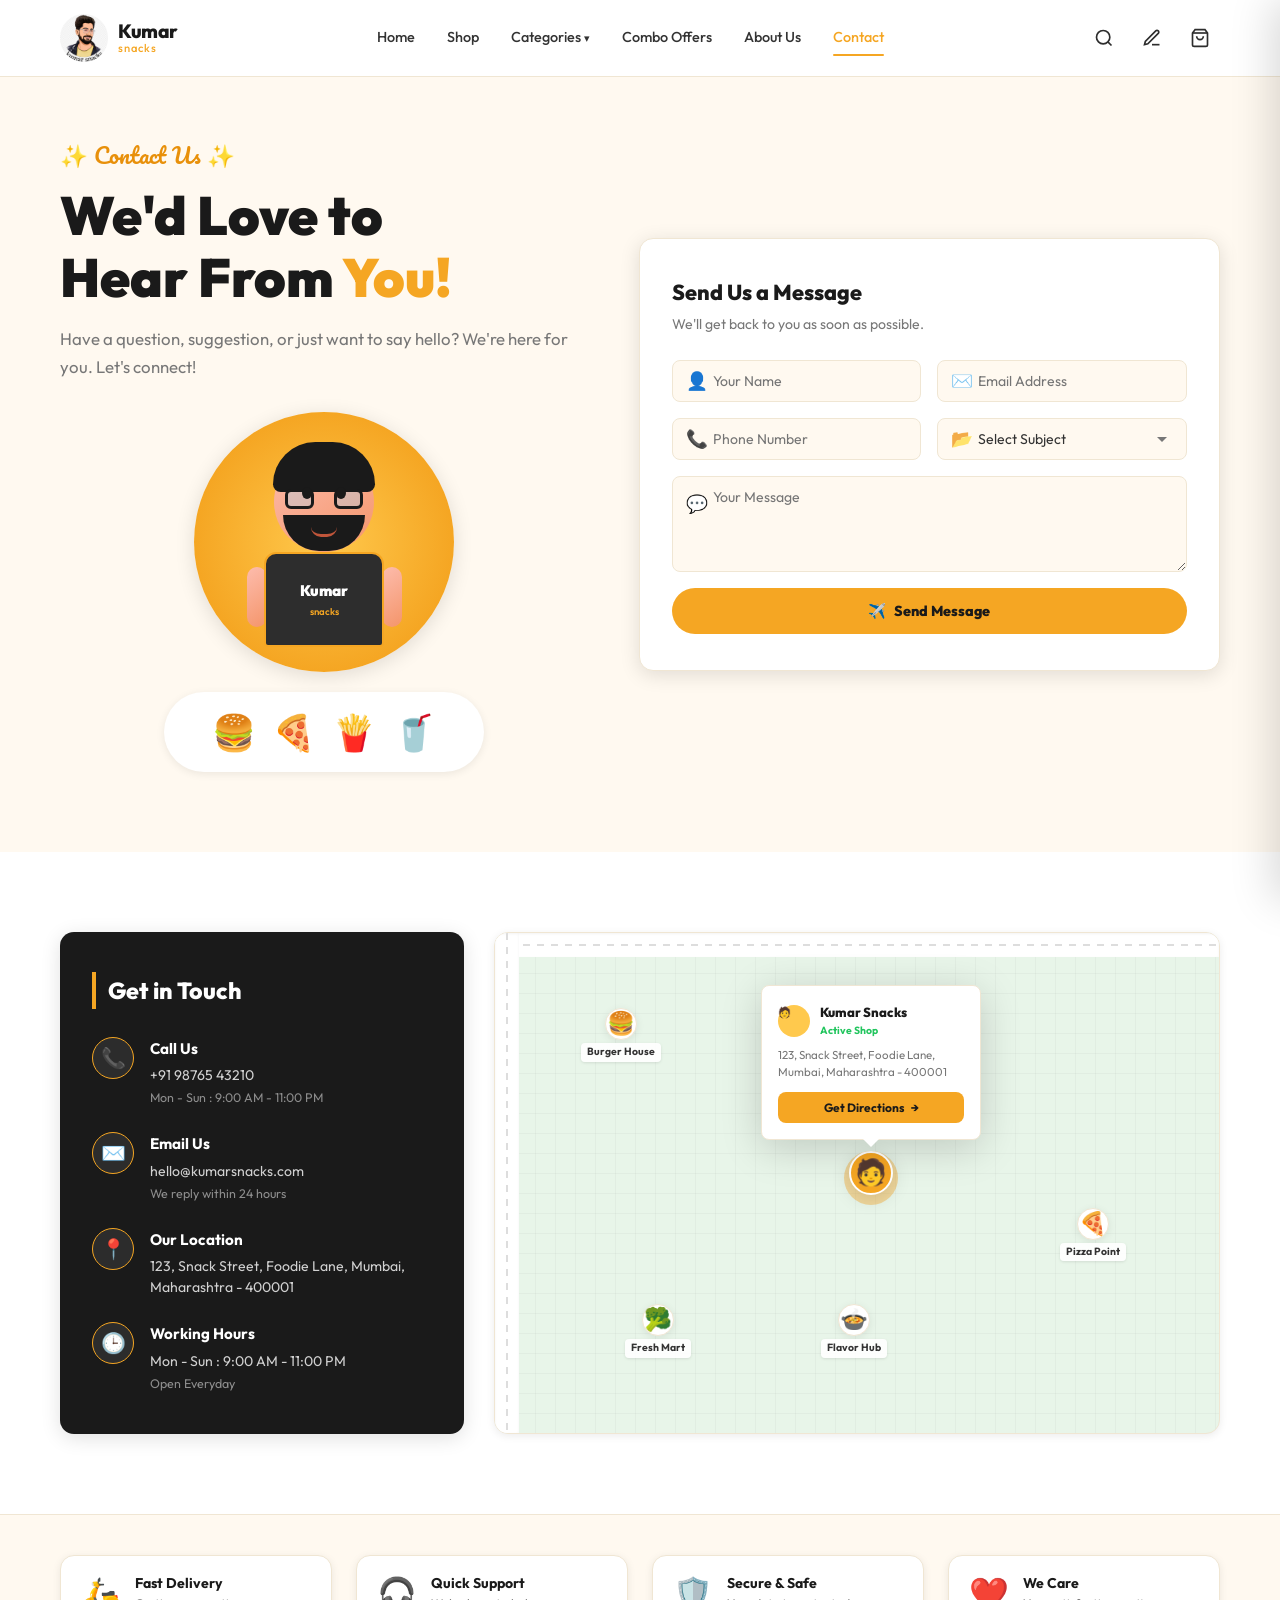
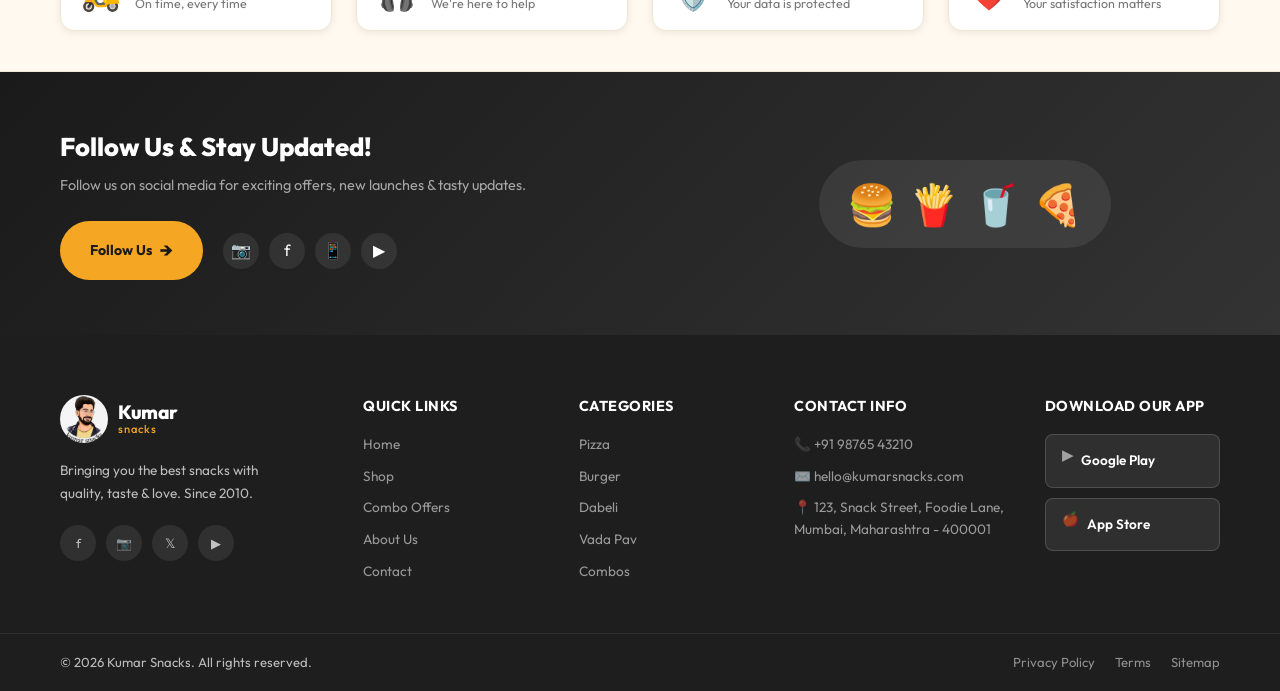
<file: contact.html>
<!DOCTYPE html>
<html lang="en">

<head>
  <meta charset="UTF-8" />
  <meta name="viewport" content="width=device-width, initial-scale=1.0" />
  <title>Contact Us – Kumar Snacks</title>
  <meta name="description" content="Get in touch with Kumar Snacks. Send us a message, find our location in Mumbai, or check out our contact details." />
  <link rel="preconnect" href="https://fonts.googleapis.com" />
  <link rel="preconnect" href="https://fonts.gstatic.com" crossorigin />
  <link href="https://fonts.googleapis.com/css2?family=Outfit:wght@300;400;500;600;700;800;900&family=Pacifico&display=swap" rel="stylesheet" />
  <link rel="stylesheet" href="contact.css" />
  <link rel="stylesheet" href="cart-drawer.css" />
</head>

<body>



  <!-- ===== HEADER ===== -->
  <header class="header" id="header">
    <div class="container header__inner">
      <a href="index.html" class="logo" id="logo-link" style="display: flex; align-items: center; gap: 10px;">
        <img src="assets/logo.jpg" alt="Kumar Snacks Logo" class="logo__img" style="height: 48px; width: 48px; object-fit: cover; border-radius: 50%; display: block;"/>
        <div class="logo__text">
          <span class="logo__name">Kumar</span>
          <span class="logo__sub">snacks</span>
        </div>
      </a>

      <nav class="nav" id="main-nav">
        <a href="index.html" class="nav__link" id="nav-home">Home</a>
        <a href="shop.html" class="nav__link" id="nav-shop">Shop</a>
        <a href="index.html#categories" class="nav__link" id="nav-categories">Categories <span class="nav__arrow">▾</span></a>
        <a href="index.html#combos" class="nav__link" id="nav-combo">Combo Offers</a>
        <a href="about.html" class="nav__link" id="nav-about">About Us</a>
        <a href="contact.html" class="nav__link active" id="nav-contact">Contact</a>
      </nav>

      <div class="header__actions">
        <a href="search.html" class="icon-btn" id="search-toggle-btn" aria-label="Search" title="Search">
          <svg width="20" height="20" fill="none" stroke="currentColor" stroke-width="2" viewBox="0 0 24 24">
            <circle cx="11" cy="11" r="8" />
            <path d="m21 21-4.35-4.35" />
          </svg>
        </a>
        <a href="admin.html" class="icon-btn" id="admin-btn" title="Admin Panel" aria-label="Admin">
          <svg width="20" height="20" fill="none" stroke="currentColor" stroke-width="2" viewBox="0 0 24 24">
            <path d="M12 20h9" />
            <path d="M16.5 3.5a2.121 2.121 0 0 1 3 3L7 19l-4 1 1-4L16.5 3.5z" />
          </svg>
        </a>
        <button class="icon-btn cart-btn" id="cart-btn" aria-label="Cart">
          <svg width="20" height="20" fill="none" stroke="currentColor" stroke-width="2" viewBox="0 0 24 24">
            <path d="M6 2 3 6v14a2 2 0 0 0 2 2h14a2 2 0 0 0 2-2V6l-3-4z" />
            <line x1="3" y1="6" x2="21" y2="6" />
            <path d="M16 10a4 4 0 0 1-8 0" />
          </svg>
          <span class="cart-count" id="cart-count">0</span>
        </button>
        <button class="burger" id="burger-btn" aria-label="Menu" aria-expanded="false">
          <span></span><span></span><span></span>
        </button>
      </div>
    </div>

    <!-- Mobile Nav -->
    <div class="mobile-nav" id="mobile-nav">
      <a href="index.html" class="mobile-nav__link">Home</a>
      <a href="shop.html" class="mobile-nav__link">Shop</a>
      <a href="index.html#categories" class="mobile-nav__link">Categories</a>
      <a href="about.html" class="mobile-nav__link">About Us</a>
      <a href="contact.html" class="mobile-nav__link">Contact</a>
      <a href="admin.html" class="mobile-nav__link">Admin Panel</a>
    </div>
  </header>

  <!-- ===== CONTACT HERO SECTION ===== -->
  <section class="contact-hero">
    <div class="container contact-hero__inner">
      
      <!-- Left side: Tag, Head, Desc, Mascot illustration -->
      <div class="contact-hero__left">
        <span class="contact-hero__tag">✨ Contact Us ✨</span>
        <h1 class="contact-hero__title">
          We'd Love to<br>Hear From <span class="highlight">You!</span>
        </h1>
        <p class="contact-hero__desc">
          Have a question, suggestion, or just want to say hello? We're here for you. Let's connect!
        </p>

        <!-- Mascot Display tray -->
        <div class="contact-mascot-container">
          <div class="mascot-avatar-circle">
            <div class="apron-mascot">
              <div class="apron-face">
                <div class="apron-face__bg"></div>
                <div class="apron-hair"></div>
                <div class="apron-beard"></div>
                <div class="apron-glasses"></div>
                <div class="apron-smile"></div>
                <div class="apron-eyes">
                  <div class="apron-eye"></div>
                  <div class="apron-eye"></div>
                </div>
              </div>
              <div class="apron-body">
                <div class="apron-apron">
                  <span class="apron-logo-text">Kumar</span>
                  <span class="apron-logo-sub">snacks</span>
                </div>
                <div class="apron-arms">
                  <div class="apron-arm apron-arm--left"></div>
                  <div class="apron-arm apron-arm--right"></div>
                </div>
              </div>
            </div>
            <div class="mascot-circle-bg"></div>
          </div>
          
          <!-- Food items tray under mascot -->
          <div class="mascot-food-shelf">
            <div class="shelf-tray">
              <span class="shelf-item shelf-item--burger">🍔</span>
              <span class="shelf-item shelf-item--pizza">🍕</span>
              <span class="shelf-item shelf-item--fries">🍟</span>
              <span class="shelf-item shelf-item--drink">🥤</span>
            </div>
          </div>
        </div>
      </div>

      <!-- Right side: Send Message Card Form -->
      <div class="contact-hero__right">
        <div class="msg-card">
          <div class="msg-card__header">
            <h2>Send Us a Message</h2>
            <p>We'll get back to you as soon as possible.</p>
          </div>
          
          <form class="msg-form" id="contact-msg-form" novalidate>
            <div class="form-grid">
              <div class="form-group">
                <div class="input-icon-wrap">
                  <span class="input-icon">👤</span>
                  <input type="text" id="m-name" placeholder="Your Name" required autocomplete="name" />
                </div>
              </div>
              <div class="form-group">
                <div class="input-icon-wrap">
                  <span class="input-icon">✉️</span>
                  <input type="email" id="m-email" placeholder="Email Address" required autocomplete="email" />
                </div>
              </div>
              <div class="form-group">
                <div class="input-icon-wrap">
                  <span class="input-icon">📞</span>
                  <input type="tel" id="m-phone" placeholder="Phone Number" required autocomplete="tel" />
                </div>
              </div>
              <div class="form-group">
                <div class="input-icon-wrap">
                  <span class="input-icon">📂</span>
                  <select id="m-subject" required>
                    <option value="" disabled selected>Select Subject</option>
                    <option value="feedback">General Feedback</option>
                    <option value="order">Order Query</option>
                    <option value="franchise">Franchise Inquiry</option>
                    <option value="support">Customer Support</option>
                  </select>
                </div>
              </div>
            </div>
            <div class="form-group form-group--textarea">
              <div class="input-icon-wrap input-icon-wrap--textarea">
                <span class="input-icon">💬</span>
                <textarea id="m-message" rows="4" placeholder="Your Message" required></textarea>
              </div>
            </div>
            <button type="submit" class="btn btn--primary btn-send-message">
              <span>✈️</span> Send Message
            </button>
          </form>
        </div>
      </div>

    </div>
  </section>

  <!-- ===== GET IN TOUCH + MAP SECTION ===== -->
  <section class="info-map-section">
    <div class="container info-map__grid">
      
      <!-- Left side: Contact Details List -->
      <div class="touch-card">
        <h2 class="touch-card__title">Get in Touch</h2>
        
        <div class="touch-list">
          <div class="touch-row">
            <div class="touch-row__icon">📞</div>
            <div class="touch-row__content">
              <strong>Call Us</strong>
              <p>+91 98765 43210</p>
              <span>Mon - Sun : 9:00 AM - 11:00 PM</span>
            </div>
          </div>
          
          <div class="touch-row">
            <div class="touch-row__icon">✉️</div>
            <div class="touch-row__content">
              <strong>Email Us</strong>
              <p>hello@kumarsnacks.com</p>
              <span>We reply within 24 hours</span>
            </div>
          </div>
          
          <div class="touch-row">
            <div class="touch-row__icon">📍</div>
            <div class="touch-row__content">
              <strong>Our Location</strong>
              <p>123, Snack Street, Foodie Lane, Mumbai, Maharashtra - 400001</p>
            </div>
          </div>
          
          <div class="touch-row">
            <div class="touch-row__icon">🕒</div>
            <div class="touch-row__content">
              <strong>Working Hours</strong>
              <p>Mon - Sun : 9:00 AM - 11:00 PM</p>
              <span>Open Everyday</span>
            </div>
          </div>
        </div>
      </div>

      <!-- Right side: Custom Styled Map Illustration -->
      <div class="map-illustration-card">
        <div class="map-bg">
          <!-- Styled grid overlay and roads -->
          <div class="map-road map-road--horizontal map-road--1"></div>
          <div class="map-road map-road--horizontal map-road--2"></div>
          <div class="map-road map-road--vertical map-road--1"></div>
          <div class="map-road map-road--vertical map-road--2"></div>
          
          <!-- Map pins / Landmarks -->
          <div class="map-landmark pin--burger">
            <span class="landmark-emoji">🍔</span>
            <span class="landmark-name">Burger House</span>
          </div>
          <div class="map-landmark pin--fresh">
            <span class="landmark-emoji">🥦</span>
            <span class="landmark-name">Fresh Mart</span>
          </div>
          <div class="map-landmark pin--flavor">
            <span class="landmark-emoji">🍲</span>
            <span class="landmark-name">Flavor Hub</span>
          </div>
          <div class="map-landmark pin--pizza">
            <span class="landmark-emoji">🍕</span>
            <span class="landmark-name">Pizza Point</span>
          </div>
          
          <!-- Central Active Pin: Kumar Snacks -->
          <div class="map-active-pin">
            <div class="active-pin-pulse"></div>
            <div class="active-pin-marker">
              <span class="active-pin-face">🧑</span>
            </div>
            
            <!-- Tooltip Card Overlay matching mockup exactly -->
            <div class="map-tooltip-card">
              <div class="tooltip-header">
                <span class="tooltip-avatar">🧑</span>
                <div>
                  <strong>Kumar Snacks</strong>
                  <span>Active Shop</span>
                </div>
              </div>
              <p>123, Snack Street, Foodie Lane, Mumbai, Maharashtra - 400001</p>
              <a href="https://maps.google.com" target="_blank" class="tooltip-directions-btn">
                Get Directions <span>→</span>
              </a>
            </div>
          </div>
        </div>
      </div>

    </div>
  </section>

  <!-- ===== TRUST/PERKS ROW ===== -->
  <section class="trust-perks-section">
    <div class="container">
      <div class="perks-grid">
        <div class="perk-card">
          <div class="perk-card__icon">🛵</div>
          <div class="perk-card__info">
            <strong>Fast Delivery</strong>
            <p>On time, every time</p>
          </div>
        </div>
        <div class="perk-card">
          <div class="perk-card__icon">🎧</div>
          <div class="perk-card__info">
            <strong>Quick Support</strong>
            <p>We're here to help</p>
          </div>
        </div>
        <div class="perk-card">
          <div class="perk-card__icon">🛡️</div>
          <div class="perk-card__info">
            <strong>Secure &amp; Safe</strong>
            <p>Your data is protected</p>
          </div>
        </div>
        <div class="perk-card">
          <div class="perk-card__icon">❤️</div>
          <div class="perk-card__info">
            <strong>We Care</strong>
            <p>Your satisfaction matters</p>
          </div>
        </div>
      </div>
    </div>
  </section>

  <!-- ===== BOTTOM SOCIAL BANNER ===== -->
  <section class="social-banner">
    <div class="container social-banner__inner">
      <div class="social-banner__left">
        <h2>Follow Us &amp; Stay Updated!</h2>
        <p>Follow us on social media for exciting offers, new launches &amp; tasty updates.</p>
        <div class="social-banner__actions">
          <a href="#" class="btn btn--primary follow-btn">
            Follow Us <span class="btn-arrow">→</span>
          </a>
          <div class="banner-socials-list">
            <span class="banner-social banner-social--ig">📷</span>
            <span class="banner-social banner-social--fb">f</span>
            <span class="banner-social banner-social--wa">📱</span>
            <span class="banner-social banner-social--yt">▶</span>
          </div>
        </div>
      </div>
      <div class="social-banner__right">
        <div class="visual-shelf">
          <span class="shelf-emoji">🍔</span>
          <span class="shelf-emoji">🍟</span>
          <span class="shelf-emoji">🥤</span>
          <span class="shelf-emoji">🍕</span>
        </div>
      </div>
    </div>
  </section>

  <!-- ===== FOOTER ===== -->
  <footer class="footer" id="footer">
    <div class="container footer__inner">
      <div class="footer__brand">
        <a href="index.html" class="logo logo--light" style="display: flex; align-items: center; gap: 10px;">
          <img src="assets/logo.jpg" alt="Kumar Snacks Logo" class="logo__img" style="height: 48px; width: 48px; object-fit: cover; border-radius: 50%; display: block;"/>
          <div class="logo__text">
            <span class="logo__name">Kumar</span>
            <span class="logo__sub">Snacks</span>
          </div>
        </a>
        <p>Bringing you the best snacks with quality, taste &amp; love. Since 2010.</p>
        <div class="footer__socials">
          <a href="#" class="social-link" aria-label="Facebook">f</a>
          <a href="#" class="social-link" aria-label="Instagram">📷</a>
          <a href="#" class="social-link" aria-label="Twitter">𝕏</a>
          <a href="#" class="social-link" aria-label="YouTube">▶</a>
        </div>
      </div>

      <div class="footer__col">
        <h4>Quick Links</h4>
        <a href="index.html">Home</a>
        <a href="shop.html">Shop</a>
        <a href="index.html#combos">Combo Offers</a>
        <a href="about.html">About Us</a>
        <a href="contact.html">Contact</a>
      </div>

      <div class="footer__col">
        <h4>Categories</h4>
        <a href="index.html#categories">Pizza</a>
        <a href="index.html#categories">Burger</a>
        <a href="index.html#categories">Dabeli</a>
        <a href="index.html#categories">Vada Pav</a>
        <a href="index.html#combos">Combos</a>
      </div>

      <div class="footer__col">
        <h4>Contact Info</h4>
        <a href="tel:+919876543210">📞 +91 98765 43210</a>
        <a href="mailto:hello@kumarsnacks.com">✉️ hello@kumarsnacks.com</a>
        <span>📍 123, Snack Street, Foodie Lane, Mumbai, Maharashtra - 400001</span>
      </div>

      <div class="footer__col">
        <h4>Download Our App</h4>
        <a href="#" class="app-store-btn">
          <span>▶</span> Google Play
        </a>
        <a href="#" class="app-store-btn">
          <span>🍎</span> App Store
        </a>
      </div>
    </div>

    <div class="footer__bottom">
      <div class="container footer__bottom-inner">
        <span>© 2026 Kumar Snacks. All rights reserved.</span>
        <div class="footer__bottom-links">
          <a href="#">Privacy Policy</a>
          <a href="#">Terms</a>
          <a href="#">Sitemap</a>
        </div>
      </div>
    </div>
  </footer>

  <!-- ===== CART SIDEBAR (injected by cart-drawer.js) ===== -->

  <!-- ===== TOAST ===== -->
  <div class="toast" id="toast" role="alert" aria-live="polite"></div>

  <!-- Scroll to top -->
  <button class="scroll-top" id="scroll-top-btn" aria-label="Back to top">
    <svg width="20" height="20" fill="none" stroke="currentColor" stroke-width="2.5" viewBox="0 0 24 24">
      <path d="M18 15l-6-6-6 6" />
    </svg>
  </button>

  <script src="products-data.js"></script>
  <script src="cart-drawer.js"></script>
  <script src="contact.js"></script>
</body>

</html>
</file>
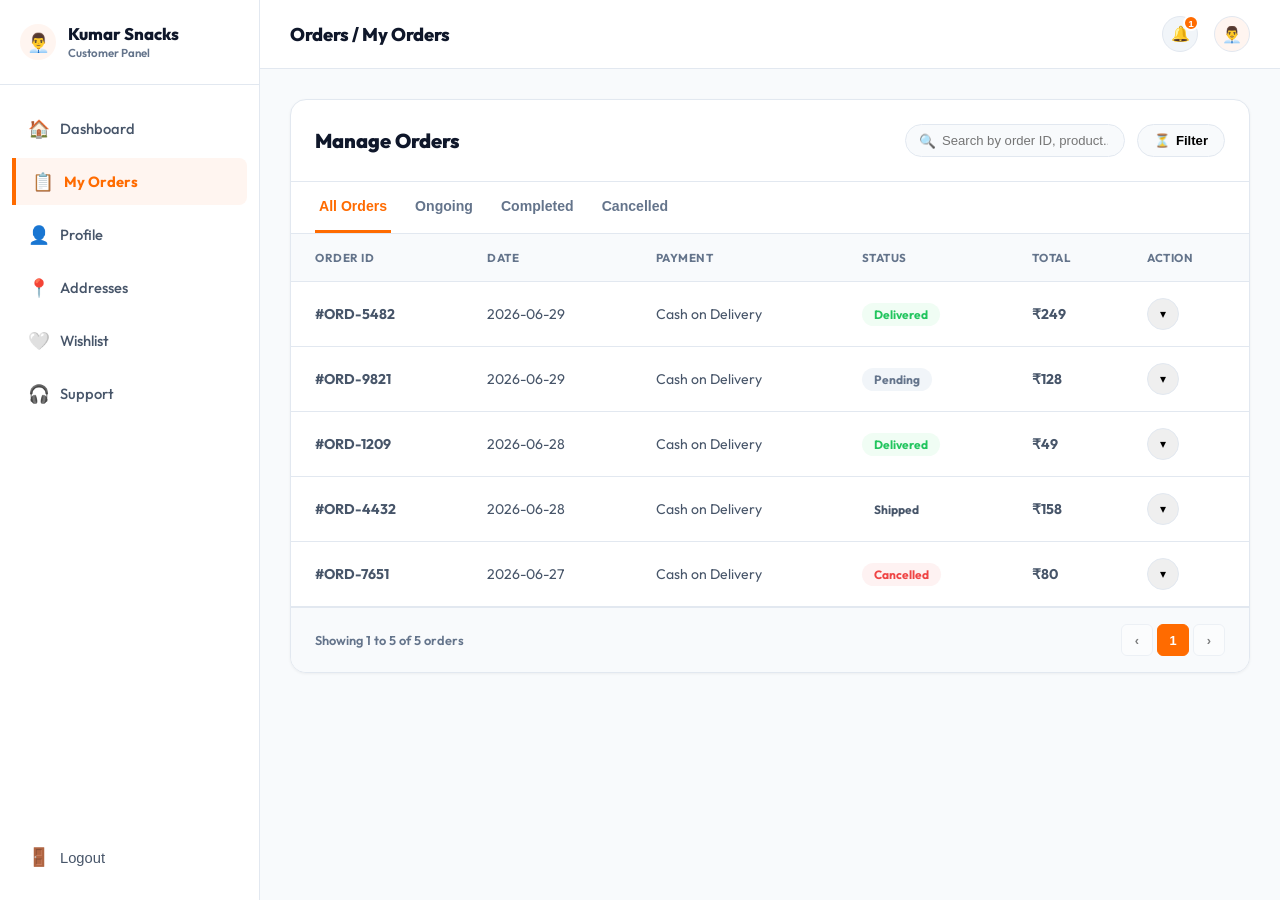
<file: orders.html>
<!DOCTYPE html>
<html lang="en">
<head>
  <meta charset="UTF-8" />
  <meta name="viewport" content="width=device-width, initial-scale=1.0" />
  <title>My Orders – Kumar Snacks</title>
  <meta name="description" content="Manage and track your takeaway and delivery orders. Custom dashboard with live status tracker and receipt invoices." />
  <link rel="preconnect" href="https://fonts.googleapis.com" />
  <link rel="preconnect" href="https://fonts.gstatic.com" crossorigin />
  <link href="https://fonts.googleapis.com/css2?family=Outfit:wght@300;400;500;600;700;800;900&display=swap" rel="stylesheet" />
  <link rel="stylesheet" href="orders.css" />
</head>
<body>

  <!-- Dashboard Layout Wrapper -->
  <div id="dashboard-layout">
    
    <!-- Backdrop Overlay for Mobile Sidebar Toggle -->
    <div class="sidebar-overlay" id="sidebar-overlay"></div>

    <!-- ===== SIDEBAR NAV ===== -->
    <aside class="sidebar" id="sidebar">
      <div class="sidebar__brand">
        <div class="brand-avatar">👨‍💼</div>
        <div>
          <span class="brand-name">Kumar Snacks</span>
          <span class="brand-role">Customer Panel</span>
        </div>
      </div>
      <nav class="sidebar__nav">
        <a href="index.html" class="sidebar-link">
          <span class="sidebar-icon">🏠</span> Dashboard
        </a>
        <a href="#" class="sidebar-link active" onclick="showSection('orders')">
          <span class="sidebar-icon">📋</span> My Orders
        </a>
        <a href="#" class="sidebar-link" onclick="showSection('profile')">
          <span class="sidebar-icon">👤</span> Profile
        </a>
        <a href="#" class="sidebar-link" onclick="showSection('addresses')">
          <span class="sidebar-icon">📍</span> Addresses
        </a>
        <a href="#" class="sidebar-link" onclick="showSection('wishlist')">
          <span class="sidebar-icon">🤍</span> Wishlist
        </a>
        <a href="#" class="sidebar-link" onclick="showSection('support')">
          <span class="sidebar-icon">🎧</span> Support
        </a>
        <button class="sidebar-link" onclick="handleLogout()" style="margin-top: auto; text-align: left; border: none; background: none; width: 100%;">
          <span class="sidebar-icon">🚪</span> Logout
        </button>
      </nav>
    </aside>

    <!-- ===== MAIN CONTENT ===== -->
    <main class="main" id="main">
      
      <!-- Topbar Header -->
      <header class="topbar">
        <div class="topbar__left">
          <button class="topbar__burger" id="topbar-burger" onclick="toggleMobileSidebar()" aria-label="Toggle Menu">
            <span></span><span></span><span></span>
          </button>
          <h1 class="topbar__title" id="section-title">Orders / My Orders</h1>
        </div>
        <div class="topbar__right">
          <button class="icon-btn-top" onclick="showNotificationToast()" aria-label="Notifications">
            <span class="top-bell">🔔</span>
            <span class="bell-badge" id="noti-badge" style="display: none;">0</span>
          </button>
          <div class="profile-avatar-btn">👨‍💼</div>
        </div>
      </header>

      <!-- Content Body -->
      <div class="content-body">

        <!-- ==================== SECTION: MY ORDERS ==================== -->
        <section class="content-section active" id="section-orders">
          
          <!-- Manage Orders Card -->
          <div class="manage-card">
            <div class="manage-card__header">
              <h2>Manage Orders</h2>
              <div class="manage-card__actions">
                <div class="search-wrap">
                  <span class="search-icon">🔍</span>
                  <input type="text" id="search-input" placeholder="Search by order ID, product..." oninput="searchOrders(this.value)" />
                </div>
                <button class="btn-filter" onclick="toggleFilterOptions()">
                  <span>⏳</span> Filter
                </button>
              </div>
            </div>

            <!-- Tabs row -->
            <div class="tabs-row">
              <button class="tab-link active" onclick="switchOrderTab('all', this)">All Orders</button>
              <button class="tab-link" onclick="switchOrderTab('ongoing', this)">Ongoing</button>
              <button class="tab-link" onclick="switchOrderTab('completed', this)">Completed</button>
              <button class="tab-link" onclick="switchOrderTab('cancelled', this)">Cancelled</button>
            </div>

            <!-- Orders Table Container (Desktop / Tablet) -->
            <div class="table-responsive-wrapper" id="desktop-table-container">
              <table class="orders-table">
                <thead>
                  <tr>
                    <th>Order ID</th>
                    <th>Date</th>
                    <th>Payment</th>
                    <th>Status</th>
                    <th>Total</th>
                    <th>Action</th>
                  </tr>
                </thead>
                <tbody id="orders-table-body">
                  <!-- Rendered dynamically -->
                </tbody>
              </table>
            </div>

            <!-- Orders Cards Container (Mobile) -->
            <div class="orders-mobile-list" id="mobile-cards-container">
              <!-- Rendered dynamically -->
            </div>

            <!-- Empty State -->
            <div class="orders-empty-state" id="orders-empty" style="display: none;">
              <span class="empty-icon">🍽️</span>
              <h3>No orders placed yet</h3>
              <p>Hungry? Place your first order and satisfy your cravings!</p>
              <a href="shop.html" class="btn btn--primary">Order Food Now</a>
            </div>

            <!-- Pagination Footer -->
            <div class="pagination-footer" id="pagination-footer">
              <span class="showing-text" id="showing-text">Showing 0 to 0 of 0 orders</span>
              <div class="pagination-controls" id="pagination-controls">
                <!-- Rendered dynamically -->
              </div>
            </div>

          </div>
        </section>

        <!-- ==================== SECTION: PROFILE ==================== -->
        <section class="content-section" id="section-profile">
          <div class="fallback-panel">
            <span>👤</span>
            <h3>Profile Settings</h3>
            <p>Edit your personal details, email preferences, and password settings here.</p>
          </div>
        </section>

        <!-- ==================== SECTION: ADDRESSES ==================== -->
        <section class="content-section" id="section-addresses">
          <div class="fallback-panel">
            <span>📍</span>
            <h3>Manage Addresses</h3>
            <p>Save takeaway locations, pickup address histories, and shipping defaults here.</p>
          </div>
        </section>

        <!-- ==================== SECTION: WISHLIST ==================== -->
        <section class="content-section" id="section-wishlist">
          <div class="fallback-panel">
            <span>🤍</span>
            <h3>My Wishlist</h3>
            <p>Keep track of your favorite snacks, combos, and pizzas to order later.</p>
          </div>
        </section>

        <!-- ==================== SECTION: SUPPORT ==================== -->
        <section class="content-section" id="section-support">
          <div class="manage-card" style="padding: 30px;">
            <h2 style="font-weight: 800; font-size: 1.4rem; color: #0f172a; margin-bottom: 20px;">🎧 Support &amp; Enquiries</h2>
            <div class="support-grid">
              <a href="tel:+919876543210" class="support-btn-card">
                <span class="support-btn-icon">📞</span>
                <div>
                  <strong>Call Kitchen Counter</strong>
                  <p>Speak to our staff immediately for fast orders</p>
                </div>
              </a>
              <a href="https://wa.me/919876543210?text=Hi%20Kumar%20Snacks,%20I%20have%20an%20enquiry%20about%20my%20order" target="_blank" class="support-btn-card">
                <span class="support-btn-icon">💬</span>
                <div>
                  <strong>Chat on WhatsApp</strong>
                  <p>Fast query resolution on chat</p>
                </div>
              </a>
            </div>
            
            <div style="margin-top: 30px; border-top: 1px solid #e2e8f0; padding-top: 24px;">
              <h4 style="font-weight: 700; margin-bottom: 12px;">Submit a Support Ticket</h4>
              <form id="support-ticket-form" onsubmit="event.preventDefault(); submitTicket();" style="display: flex; flex-direction: column; gap: 16px;">
                <div style="display: grid; grid-template-columns: 1fr 1fr; gap: 16px;">
                  <div style="display: flex; flex-direction: column; gap: 6px;">
                    <label style="font-size: 0.8rem; font-weight: 600; color: #64748b;">Enquiry Subject</label>
                    <input type="text" id="ticket-subject" placeholder="e.g. Delayed Pickup" required style="border: 1.5px solid #e2e8f0; border-radius: 8px; padding: 10px 14px; outline: none; font-size: 0.85rem;" />
                  </div>
                  <div style="display: flex; flex-direction: column; gap: 6px;">
                    <label style="font-size: 0.8rem; font-weight: 600; color: #64748b;">Order Reference</label>
                    <input type="text" id="ticket-order-id" placeholder="e.g. ORD-1234 (optional)" style="border: 1.5px solid #e2e8f0; border-radius: 8px; padding: 10px 14px; outline: none; font-size: 0.85rem;" />
                  </div>
                </div>
                <div style="display: flex; flex-direction: column; gap: 6px;">
                  <label style="font-size: 0.8rem; font-weight: 600; color: #64748b;">Describe your issue</label>
                  <textarea id="ticket-msg" rows="4" placeholder="Explain what went wrong..." required style="border: 1.5px solid #e2e8f0; border-radius: 8px; padding: 10px 14px; outline: none; font-size: 0.85rem; resize: vertical;"></textarea>
                </div>
                <button type="submit" class="btn btn--primary" style="align-self: flex-start;">Submit Ticket</button>
              </form>
            </div>
          </div>
        </section>

      </div>
    </main>

  </div>

  <!-- ===== DETAIL TRACKER MODAL POPUP ===== -->
  <div class="modal-overlay" id="details-modal">
    <div class="details-modal-box">
      <div class="details-modal__header">
        <h3>Order Statement &amp; Live Tracking</h3>
        <button class="close-modal-btn" onclick="closeDetailsModal()">✕</button>
      </div>
      <div class="details-modal__body">
        
        <!-- Live status timeline tracker card -->
        <div class="modal-card">
          <h4 class="modal-card-title">🚚 Live Progress Tracker</h4>
          <div class="timeline" id="modal-timeline">
            <!-- Rendered dynamically by orders.js -->
          </div>
        </div>

        <!-- Receipt billing details card -->
        <div class="modal-card">
          <h4 class="modal-card-title">📝 Receipt Statement</h4>
          <div class="modal-receipt-grid" id="modal-receipt-meta">
            <!-- Rendered dynamically -->
          </div>
          <table class="receipt-items-table">
            <thead>
              <tr>
                <th>Item Details</th>
                <th>Price</th>
                <th>Qty</th>
                <th>Total</th>
              </tr>
            </thead>
            <tbody id="modal-receipt-items">
              <!-- Rendered dynamically -->
            </tbody>
          </table>
        </div>

      </div>
    </div>
  </div>

  <!-- Global Toast Alerts -->
  <div id="orders-toast" class="orders-toast" role="alert" aria-live="polite"></div>

  <script src="products-data.js"></script>
  <script src="orders.js"></script>
</body>
</html>
</file>
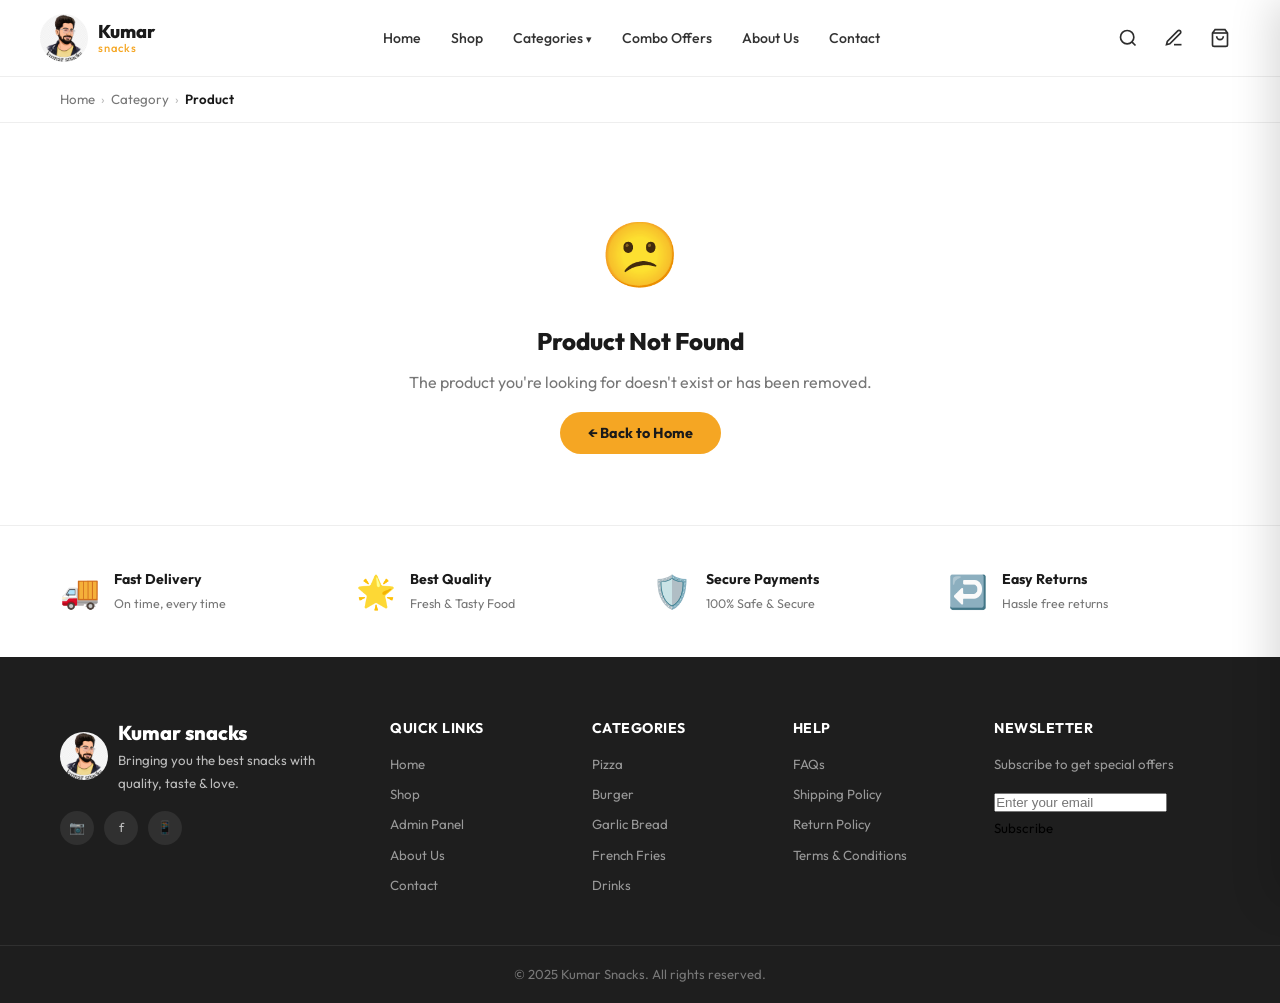
<file: product.html>
<!DOCTYPE html>
<html lang="en">
<head>
  <script>
    (function() {
      const errDiv = document.createElement('div');
      errDiv.style.position = 'fixed';
      errDiv.style.top = '0';
      errDiv.style.left = '0';
      errDiv.style.right = '0';
      errDiv.style.background = '#ef4444';
      errDiv.style.color = '#fff';
      errDiv.style.padding = '15px';
      errDiv.style.zIndex = '99999';
      errDiv.style.fontFamily = 'monospace';
      errDiv.style.fontSize = '14px';
      errDiv.style.whiteSpace = 'pre-wrap';
      errDiv.style.display = 'none';
      
      window.onerror = function(msg, url, line, col, error) {
        errDiv.style.display = 'block';
        errDiv.textContent = `❌ JS Error: ${msg}\nAt: ${url}:${line}:${col}`;
        if (!errDiv.parentNode) {
          (document.body || document.documentElement).appendChild(errDiv);
        }
      };
      
      document.addEventListener('DOMContentLoaded', () => {
        if (!errDiv.parentNode) {
          document.body.appendChild(errDiv);
        }
      });
    })();
  </script>
  <meta charset="UTF-8"/>
  <meta name="viewport" content="width=device-width, initial-scale=1.0"/>
  <title>Product – Kumar Snacks</title>
  <meta name="description" content="Product details page — Kumar Snacks"/>
  <link rel="preconnect" href="https://fonts.googleapis.com"/>
  <link rel="preconnect" href="https://fonts.gstatic.com" crossorigin/>
  <link href="https://fonts.googleapis.com/css2?family=Outfit:wght@300;400;500;600;700;800;900&family=Pacifico&display=swap" rel="stylesheet"/>
  <link rel="stylesheet" href="product.css"/>
  <link rel="stylesheet" href="cart-drawer.css"/>
</head>
<body>



  <!-- ===== HEADER ===== -->
  <header class="header" id="header">
    <div class="container header__inner">
      <a href="index.html" class="logo" id="logo-link" style="display: flex; align-items: center; gap: 10px;">
        <img src="assets/logo.jpg" alt="Kumar Snacks Logo" class="logo__img" style="height: 48px; width: 48px; object-fit: cover; border-radius: 50%; display: block;"/>
        <div class="logo__text">
          <span class="logo__name">Kumar</span>
          <span class="logo__sub">snacks</span>
        </div>
      </a>
      <nav class="nav" id="main-nav">
        <a href="index.html" class="nav__link" id="nav-home">Home</a>
        <a href="shop.html" class="nav__link" id="nav-shop">Shop</a>
        <a href="index.html#categories" class="nav__link" id="nav-cat">Categories <span class="nav__arrow">▾</span></a>
        <a href="index.html#combos" class="nav__link" id="nav-combo">Combo Offers</a>
        <a href="about.html" class="nav__link" id="nav-about">About Us</a>
        <a href="contact.html" class="nav__link" id="nav-contact">Contact</a>
      </nav>
      <div class="header__actions">
        <button class="icon-btn" id="search-btn" aria-label="Search">
          <svg width="20" height="20" fill="none" stroke="currentColor" stroke-width="2" viewBox="0 0 24 24"><circle cx="11" cy="11" r="8"/><path d="m21 21-4.35-4.35"/></svg>
        </button>
        <a href="admin.html" class="icon-btn" id="admin-btn" title="Admin Panel" aria-label="Admin">
          <svg width="20" height="20" fill="none" stroke="currentColor" stroke-width="2" viewBox="0 0 24 24"><path d="M12 20h9"/><path d="M16.5 3.5a2.121 2.121 0 0 1 3 3L7 19l-4 1 1-4L16.5 3.5z"/></svg>
        </a>
        <button class="icon-btn cart-btn" id="cart-btn" aria-label="Cart">
          <svg width="20" height="20" fill="none" stroke="currentColor" stroke-width="2" viewBox="0 0 24 24"><path d="M6 2 3 6v14a2 2 0 0 0 2 2h14a2 2 0 0 0 2-2V6l-3-4z"/><line x1="3" y1="6" x2="21" y2="6"/><path d="M16 10a4 4 0 0 1-8 0"/></svg>
          <span class="cart-badge" id="cart-badge">0</span>
        </button>
        <button class="burger" id="burger-btn" aria-label="Menu">
          <span></span><span></span><span></span>
        </button>
      </div>
    </div>
    <div class="mobile-nav" id="mobile-nav">
      <a href="index.html" class="mobile-nav__link">Home</a>
      <a href="index.html#categories" class="mobile-nav__link">Categories</a>
      <a href="admin.html" class="mobile-nav__link">Admin Panel</a>
    </div>
  </header>

  <!-- ===== BREADCRUMB ===== -->
  <div class="breadcrumb-bar">
    <div class="container">
      <nav class="breadcrumb" aria-label="Breadcrumb" id="breadcrumb">
        <a href="index.html">Home</a>
        <span class="bc-sep">›</span>
        <span id="bc-cat">Category</span>
        <span class="bc-sep">›</span>
        <span class="bc-current" id="bc-name">Product</span>
      </nav>
    </div>
  </div>

  <!-- ===== PRODUCT NOT FOUND (hidden by default) ===== -->
  <div id="product-not-found" style="display:none; text-align:center; padding:80px 20px;">
    <div style="font-size:4rem; margin-bottom:16px;">😕</div>
    <h2 style="font-size:1.5rem; font-weight:800; color:#1a1a1a; margin-bottom:10px;">Product Not Found</h2>
    <p style="color:#777; margin-bottom:24px;">The product you're looking for doesn't exist or has been removed.</p>
    <a href="index.html" style="background:var(--primary);color:#1a1a1a;padding:12px 28px;border-radius:100px;font-weight:700;font-size:0.9rem;">← Back to Home</a>
  </div>

  <!-- ===== PRODUCT DETAIL (populated by JS) ===== -->
  <section class="product-section" id="product-section" style="display:none">
    <div class="container product__grid">

      <!-- LEFT: Gallery -->
      <div class="product__gallery">
        <div class="gallery__badges">
          <span class="badge-bestseller" id="badge-bestseller" style="display:none">⭐ Bestseller</span>
          <button class="btn-wishlist" id="btn-wishlist" aria-label="Add to wishlist">
            <svg width="20" height="20" fill="none" stroke="currentColor" stroke-width="2" viewBox="0 0 24 24"><path d="M20.84 4.61a5.5 5.5 0 0 0-7.78 0L12 5.67l-1.06-1.06a5.5 5.5 0 0 0-7.78 7.78l1.06 1.06L12 21.23l7.78-7.78 1.06-1.06a5.5 5.5 0 0 0 0-7.78z"/></svg>
          </button>
        </div>
        <div class="gallery__main">
          <button class="gallery__nav gallery__nav--prev" id="gal-prev">‹</button>
          <div class="gallery__main-img" id="gallery-main-img">
            <div class="product-visual"><span class="pv__emoji" id="main-emoji">🍔</span><div class="pv__plate"></div></div>
          </div>
          <button class="gallery__nav gallery__nav--next" id="gal-next">›</button>
        </div>
        <div class="gallery__thumbs" id="gallery-thumbs"></div>
      </div>

      <!-- RIGHT: Product Info -->
      <div class="product__info">
        <div class="product__veg-badge" id="veg-badge"><span class="veg-dot"></span> VEG</div>
        <h1 class="product__name" id="product-name">Loading...</h1>
        <div class="product__rating" id="product-rating">
          <div class="stars" id="stars-row"></div>
          <span class="rating-num" id="rating-num">0</span>
          <span class="rating-count" id="rating-count">(0 reviews)</span>
        </div>
        <p class="product__desc" id="product-desc"></p>
        <div class="product__meta-row" id="product-meta">
          <div class="meta-badge">
            <svg width="16" height="16" fill="none" stroke="currentColor" stroke-width="2" viewBox="0 0 24 24"><circle cx="12" cy="12" r="10"/><polyline points="12 6 12 12 16 14"/></svg>
            <div><span class="meta-val" id="meta-delivery">—</span><span class="meta-lbl">Delivery Time</span></div>
          </div>
          <div class="meta-badge">
            <svg width="16" height="16" fill="none" stroke="currentColor" stroke-width="2" viewBox="0 0 24 24"><path d="M18 8h1a4 4 0 0 1 0 8h-1"/><path d="M2 8h16v9a4 4 0 0 1-4 4H6a4 4 0 0 1-4-4V8z"/><line x1="6" y1="1" x2="6" y2="4"/><line x1="10" y1="1" x2="10" y2="4"/><line x1="14" y1="1" x2="14" y2="4"/></svg>
            <div><span class="meta-val" id="meta-cal">—</span><span class="meta-lbl">Per Serving</span></div>
          </div>
          <div class="meta-badge">
            <svg width="16" height="16" fill="none" stroke="currentColor" stroke-width="2" viewBox="0 0 24 24"><path d="M12 2a10 10 0 1 0 10 10A10 10 0 0 0 12 2zm0 5v5l3 3"/></svg>
            <div><span class="meta-val">Chef's</span><span class="meta-lbl">Special</span></div>
          </div>
        </div>
        <div class="product__price-row">
          <span class="price-current" id="price-current">₹—</span>
          <span class="price-old" id="price-old" style="display:none"></span>
          <span class="price-off" id="price-off" style="display:none"></span>
        </div>
        <div class="product__sizes" id="size-section">
          <p class="section-label">Select Size</p>
          <div class="size-options" id="size-options"></div>
        </div>
        <div class="product__qty-cart">
          <p class="section-label">Quantity</p>
          <div class="qty-cart__row">
            <div class="qty-control">
              <button class="qty-btn" id="qty-minus">−</button>
              <span class="qty-val" id="qty-value">1</span>
              <button class="qty-btn" id="qty-plus">+</button>
            </div>
            <button class="btn-add-cart" id="add-to-cart-btn">
              <svg width="18" height="18" fill="none" stroke="currentColor" stroke-width="2.2" viewBox="0 0 24 24"><path d="M6 2 3 6v14a2 2 0 0 0 2 2h14a2 2 0 0 0 2-2V6l-3-4z"/><line x1="3" y1="6" x2="21" y2="6"/><path d="M16 10a4 4 0 0 1-8 0"/></svg>
              Add to Cart
            </button>
          </div>
          <p class="cart-hype">
            <svg width="14" height="14" viewBox="0 0 24 24" fill="var(--primary)" stroke="none"><path d="M12 2l3.09 6.26L22 9.27l-5 4.87 1.18 6.88L12 17.77l-6.18 3.25L7 14.14 2 9.27l6.91-1.01L12 2z"/></svg>
            <span id="hype-text">23 people added in cart last 1 hour</span>
          </p>
        </div>
      </div>

    </div>
  </section>

  <!-- ===== ADD-ONS + COMBO ===== -->
  <section class="addons-section" id="addons-section" style="display:none">
    <div class="container addons__grid">
      <div class="addons__main">
        <h2 class="addons__title">Make it Better!</h2>
        <p class="addons__sub">Add these yummy items with your order</p>
        <div class="addons__list" id="addons-list"></div>
      </div>
      <div class="combo-promo" id="combo-promo">
        <div class="combo-promo__label">Make it a Combo</div>
        <p class="combo-promo__name" id="combo-name">—</p>
        <div class="combo-promo__prices">
          <span class="combo-price" id="combo-price">₹—</span>
          <span class="combo-old" id="combo-old">₹—</span>
        </div>
        <span class="combo-off" id="combo-off">—% off</span>
        <div class="combo-promo__visual" id="combo-visual"></div>
        <button class="btn-combo-add" id="add-combo-btn">Add Combo</button>
      </div>
    </div>
  </section>

  <!-- ===== TABS + DELIVERY ===== -->
  <section class="details-section" id="details-section" style="display:none">
    <div class="container details__grid">
      <div class="details__tabs-wrap">
        <div class="tabs" id="tabs-nav" role="tablist">
          <button class="tab active" data-tab="desc" role="tab">Description</button>
          <button class="tab" data-tab="ing" role="tab">Ingredients</button>
          <button class="tab" data-tab="nut" role="tab">Nutritional Info</button>
        </div>
        <div class="tab-panel active" id="panel-desc">
          <p id="desc-text"></p>
          <div class="desc-tags" id="desc-tags"></div>
        </div>
        <div class="tab-panel" id="panel-ing">
          <ul class="ing-list" id="ing-list"></ul>
        </div>
        <div class="tab-panel" id="panel-nut">
          <table class="nut-table" id="nut-table">
            <thead><tr><th>Nutrient</th><th>Per Serving</th></tr></thead>
            <tbody id="nut-body"></tbody>
          </table>
        </div>
      </div>
      <div class="details__delivery">
        <div class="delivery-row">
          <div class="delivery-icon"><svg width="20" height="20" fill="none" stroke="var(--primary)" stroke-width="2" viewBox="0 0 24 24"><circle cx="12" cy="12" r="10"/><polyline points="12 6 12 12 16 14"/></svg></div>
          <div><span class="delivery-label">Delivery Time</span><span class="delivery-val" id="d-delivery">—</span></div>
        </div>
        <div class="delivery-row">
          <div class="delivery-icon"><svg width="20" height="20" fill="none" stroke="var(--primary)" stroke-width="2" viewBox="0 0 24 24"><path d="M21 10c0 7-9 13-9 13s-9-6-9-13a9 9 0 0 1 18 0z"/><circle cx="12" cy="10" r="3"/></svg></div>
          <div><span class="delivery-label">Packaging</span><span class="delivery-val" id="d-packaging">—</span></div>
        </div>
        <div class="delivery-row">
          <div class="delivery-icon"><svg width="20" height="20" fill="none" stroke="var(--primary)" stroke-width="2" viewBox="0 0 24 24"><path d="M18 8h1a4 4 0 0 1 0 8h-1"/><path d="M2 8h16v9a4 4 0 0 1-4 4H6a4 4 0 0 1-4-4V8z"/><line x1="6" y1="1" x2="6" y2="4"/><line x1="10" y1="1" x2="10" y2="4"/><line x1="14" y1="1" x2="14" y2="4"/></svg></div>
          <div><span class="delivery-label">Best Enjoyed With</span><span class="delivery-val" id="d-best">—</span></div>
        </div>
      </div>
    </div>
  </section>

  <!-- ===== REVIEWS ===== -->
  <section class="reviews-section" id="reviews-section" style="display:none">
    <div class="container">
      <div class="reviews__header">
        <h2 class="section-title">Customer Reviews <span class="reviews-count" id="rev-count-label">(0)</span></h2>
        <a href="#" class="view-all">View all →</a>
      </div>
      <div class="reviews__body">
        <div class="rating-summary">
          <div class="rating-big">
            <span class="rating-big__num" id="big-rating">0</span>
            <div class="stars rating-big__stars" id="big-stars"></div>
            <span class="rating-big__sub" id="big-sub">Based on 0 reviews</span>
          </div>
          <div class="rating-bars" id="rating-bars">
            <div class="rbar-row"><span>5</span><div class="rbar"><div class="rbar__fill" id="bar-5" style="width:0%"></div></div><span id="cnt-5">0</span></div>
            <div class="rbar-row"><span>4</span><div class="rbar"><div class="rbar__fill" id="bar-4" style="width:0%"></div></div><span id="cnt-4">0</span></div>
            <div class="rbar-row"><span>3</span><div class="rbar"><div class="rbar__fill rbar__fill--yellow" id="bar-3" style="width:0%"></div></div><span id="cnt-3">0</span></div>
            <div class="rbar-row"><span>2</span><div class="rbar"><div class="rbar__fill rbar__fill--red" id="bar-2" style="width:0%"></div></div><span id="cnt-2">0</span></div>
            <div class="rbar-row"><span>1</span><div class="rbar"><div class="rbar__fill rbar__fill--red" id="bar-1" style="width:0%"></div></div><span id="cnt-1">0</span></div>
          </div>
        </div>
        <div class="review-cards" id="review-cards"></div>
      </div>
    </div>
  </section>

  <!-- ===== YOU MAY ALSO LIKE ===== -->
  <section class="similar-section" id="similar-section" style="display:none">
    <div class="container">
      <div class="section-header"><h2 class="section-title">You May Also Like</h2></div>
      <div class="similar__wrap">
        <button class="similar-nav similar-nav--prev" id="sim-prev">‹</button>
        <div class="similar__slider" id="similar-slider"></div>
        <button class="similar-nav similar-nav--next" id="sim-next">›</button>
      </div>
    </div>
  </section>

  <!-- ===== TRUST STRIP ===== -->
  <section class="trust-strip" id="trust-strip">
    <div class="container trust-strip__inner">
      <div class="trust-item"><div class="trust-icon">🚚</div><div><strong>Fast Delivery</strong><span>On time, every time</span></div></div>
      <div class="trust-item"><div class="trust-icon">🌟</div><div><strong>Best Quality</strong><span>Fresh &amp; Tasty Food</span></div></div>
      <div class="trust-item"><div class="trust-icon">🛡️</div><div><strong>Secure Payments</strong><span>100% Safe &amp; Secure</span></div></div>
      <div class="trust-item"><div class="trust-icon">↩️</div><div><strong>Easy Returns</strong><span>Hassle free returns</span></div></div>
    </div>
  </section>

  <!-- ===== FOOTER ===== -->
  <footer class="footer" id="footer">
    <div class="container footer__inner">
      <div class="footer__brand">
        <div class="footer__logo" style="display: flex; align-items: center; gap: 10px;">
          <img src="assets/logo.jpg" alt="Kumar Snacks Logo" class="logo__img" style="height: 48px; width: 48px; object-fit: cover; border-radius: 50%; display: block;"/>
          <div><span class="footer__logo-name" style="font-weight: 800; font-size: 1.25rem; color: #fff;">Kumar snacks</span><p>Bringing you the best snacks with quality, taste &amp; love.</p></div>
        </div>
        <div class="footer__socials">
          <a href="#" class="social-link" aria-label="Instagram">📷</a>
          <a href="#" class="social-link" aria-label="Facebook">f</a>
          <a href="#" class="social-link" aria-label="WhatsApp">📱</a>
        </div>
      </div>
      <div class="footer__col"><h4>Quick Links</h4><a href="index.html">Home</a><a href="shop.html">Shop</a><a href="admin.html">Admin Panel</a><a href="about.html">About Us</a><a href="contact.html">Contact</a></div>
      <div class="footer__col"><h4>Categories</h4><a href="#">Pizza</a><a href="#">Burger</a><a href="#">Garlic Bread</a><a href="#">French Fries</a><a href="#">Drinks</a></div>
      <div class="footer__col"><h4>Help</h4><a href="#">FAQs</a><a href="#">Shipping Policy</a><a href="#">Return Policy</a><a href="#">Terms &amp; Conditions</a></div>
      <div class="footer__col footer__newsletter">
        <h4>Newsletter</h4><p>Subscribe to get special offers</p>
        <form id="footer-nl-form" novalidate>
          <input type="email" id="footer-nl-email" placeholder="Enter your email" autocomplete="email"/>
          <button type="submit">Subscribe</button>
        </form>
      </div>
    </div>
    <div class="footer__bottom"><div class="container footer__bottom-inner"><span>© 2025 Kumar Snacks. All rights reserved.</span></div></div>
  </footer>

  <!-- CART SIDEBAR (injected by cart-drawer.js) -->

  <div class="toast" id="toast" role="alert" aria-live="polite"></div>
  <button class="scroll-top" id="scroll-top-btn" aria-label="Back to top">
    <svg width="18" height="18" fill="none" stroke="currentColor" stroke-width="2.5" viewBox="0 0 24 24"><path d="M18 15l-6-6-6 6"/></svg>
  </button>

  <script src="products-data.js"></script>
  <script src="cart-drawer.js"></script>
  <script src="product.js"></script>
</body>
</html>
</file>
<file: about.css>
/* ============================================
   KUMAR SNACKS — About Us Page CSS (about.css)
   ============================================ */

/* ---------- Google Fonts ---------- */
@import url('https://fonts.googleapis.com/css2?family=Outfit:wght@300;400;500;600;700;800;900&family=Pacifico&display=swap');

/* ---------- CSS Variables ---------- */
:root {
  --primary:       #F5A623;
  --primary-dark:  #E8900A;
  --primary-light: #FFC94D;
  --accent:        #FF6B35;
  --black:         #1A1A1A;
  --dark:          #2D2D2D;
  --dark-bg:       #1E1E1E;
  --dark-card:     #252525;
  --text:          #333333;
  --text-muted:    #777777;
  --white:         #FFFFFF;
  --light-bg:      #FFF9F0;
  --border:        #F0E6D3;
  --success:       #22C55E;
  --shadow-sm:     0 2px 8px rgba(0,0,0,0.08);
  --shadow-md:     0 4px 20px rgba(0,0,0,0.12);
  --shadow-lg:     0 8px 40px rgba(0,0,0,0.18);
  --radius:        14px;
  --radius-sm:     8px;
  --radius-pill:   100px;
  --transition:    0.3s cubic-bezier(0.4, 0, 0.2, 1);
}

/* ---------- Reset ---------- */
*, *::before, *::after { box-sizing: border-box; margin: 0; padding: 0; }
html { scroll-behavior: smooth; font-size: 16px; }
body {
  font-family: 'Outfit', sans-serif;
  background: var(--white);
  color: var(--text);
  line-height: 1.6;
  overflow-x: hidden;
}
img { max-width: 100%; display: block; }
a { text-decoration: none; color: inherit; }
button { cursor: pointer; border: none; background: none; font-family: inherit; }
ul { list-style: none; }

/* ---------- Container ---------- */
.container {
  max-width: 1200px;
  margin: 0 auto;
  padding: 0 20px;
}

/* ============================================
   ANNOUNCEMENT BAR
   ============================================ */
.announce-bar {
  background: var(--black);
  color: var(--white);
  padding: 10px 20px;
  display: flex;
  align-items: center;
  justify-content: space-between;
  font-size: 0.82rem;
  font-weight: 500;
  gap: 16px;
  position: relative;
  z-index: 100;
}
.announce-bar__left { display: flex; align-items: center; gap: 8px; }
.announce-bar__right { display: flex; align-items: center; gap: 10px; }
.countdown { display: flex; align-items: center; gap: 4px; }
.cd-block {
  background: var(--primary);
  color: var(--black);
  font-weight: 700;
  font-size: 0.8rem;
  padding: 2px 6px;
  border-radius: 4px;
  min-width: 26px;
  text-align: center;
}
.cd-sep { color: var(--primary); font-weight: 700; }

/* ============================================
   HEADER
   ============================================ */
.header {
  position: sticky;
  top: 0;
  background: var(--white);
  border-bottom: 1px solid var(--border);
  z-index: 200;
  transition: box-shadow var(--transition);
}
.header.scrolled { box-shadow: var(--shadow-md); }
.header__inner {
  display: flex;
  align-items: center;
  gap: 24px;
  padding-top: 14px;
  padding-bottom: 14px;
}

/* Logo */
.logo { display: flex; align-items: center; gap: 10px; }
.logo__avatar {
  width: 44px; height: 44px;
  background: linear-gradient(135deg, var(--primary-light), var(--primary-dark));
  border-radius: 50%;
  display: flex; align-items: center; justify-content: center;
  font-size: 1.4rem;
  box-shadow: 0 2px 10px rgba(245,166,35,0.3);
}
.logo__avatar span { line-height: 1; }
.logo__text { display: flex; flex-direction: column; line-height: 1.1; }
.logo__name {
  font-size: 1.2rem;
  font-weight: 800;
  color: var(--black);
  letter-spacing: -0.5px;
}
.logo__sub {
  font-size: 0.7rem;
  font-weight: 500;
  color: var(--primary);
  text-transform: lowercase;
  letter-spacing: 1px;
}

/* Nav */
.nav { display: flex; align-items: center; gap: 4px; flex: 1; justify-content: center; }
.nav__link {
  padding: 8px 14px;
  font-size: 0.9rem;
  font-weight: 500;
  color: var(--text);
  border-radius: var(--radius-sm);
  transition: all var(--transition);
  position: relative;
  white-space: nowrap;
}
.nav__link:hover, .nav__link.active { color: var(--primary); }
.nav__link::after {
  content: '';
  position: absolute;
  bottom: 2px;
  left: 14px; right: 14px;
  height: 2px;
  background: var(--primary);
  border-radius: 2px;
  transform: scaleX(0);
  transition: transform var(--transition);
}
.nav__link:hover::after, .nav__link.active::after { transform: scaleX(1); }
.nav__arrow { font-size: 0.7rem; }

/* Header Actions */
.header__actions { display: flex; align-items: center; gap: 8px; margin-left: auto; }
.icon-btn {
  width: 40px; height: 40px;
  border-radius: 50%;
  display: flex; align-items: center; justify-content: center;
  color: var(--dark);
  transition: all var(--transition);
  position: relative;
}
.icon-btn:hover { background: var(--light-bg); color: var(--primary); }
.cart-btn { position: relative; }
.cart-count {
  position: absolute;
  top: -2px; right: -2px;
  background: var(--primary);
  color: var(--black);
  font-size: 0.65rem;
  font-weight: 700;
  min-width: 18px; height: 18px;
  border-radius: 50%;
  display: flex; align-items: center; justify-content: center;
  line-height: 1;
  border: 2px solid var(--white);
  transform: scale(0);
  transition: transform var(--transition);
}
.cart-count.visible { transform: scale(1); }

/* Burger */
.burger {
  display: none;
  flex-direction: column; gap: 5px;
  padding: 8px;
}
.burger span {
  display: block;
  width: 22px; height: 2px;
  background: var(--dark);
  border-radius: 2px;
  transition: all var(--transition);
}
.burger.open span:nth-child(1) { transform: translateY(7px) rotate(45deg); }
.burger.open span:nth-child(2) { opacity: 0; }
.burger.open span:nth-child(3) { transform: translateY(-7px) rotate(-45deg); }

/* Mobile Nav */
.mobile-nav {
  display: none;
  flex-direction: column;
  background: var(--white);
  border-top: 1px solid var(--border);
  padding: 12px 0;
}
.mobile-nav.open { display: flex; }
.mobile-nav__link {
  padding: 12px 20px;
  font-weight: 500;
  font-size: 0.95rem;
  color: var(--text);
  border-bottom: 1px solid var(--border);
  transition: all var(--transition);
}
.mobile-nav__link:hover { background: var(--light-bg); color: var(--primary); }

/* ============================================
   BUTTONS
   ============================================ */
.btn {
  display: inline-flex;
  align-items: center;
  gap: 8px;
  padding: 12px 28px;
  border-radius: var(--radius-pill);
  font-weight: 700;
  font-size: 0.9rem;
  font-family: inherit;
  cursor: pointer;
  transition: all var(--transition);
  border: 2px solid transparent;
}
.btn--primary {
  background: var(--primary);
  color: var(--black);
}
.btn--primary:hover {
  background: var(--primary-dark);
  transform: translateY(-2px);
  box-shadow: 0 8px 24px rgba(245,166,35,0.4);
}
.btn-arrow { font-size: 1.2rem; transition: transform var(--transition); }
.btn:hover .btn-arrow { transform: translateX(4px); }

/* ============================================
   ABOUT HERO
   ============================================ */
.about-hero {
  background: var(--light-bg);
  padding: 60px 0 85px;
  position: relative;
  overflow: hidden;
}
.about-hero__bg {
  position: absolute;
  width: 650px; height: 650px;
  background: radial-gradient(circle, rgba(245,166,35,0.15) 0%, transparent 70%);
  top: -120px; right: -120px;
  border-radius: 50%;
  pointer-events: none;
}
.about-hero__inner {
  display: grid;
  grid-template-columns: 1.2fr 1fr;
  align-items: center;
  gap: 50px;
}
.about-hero__tag {
  font-family: 'Pacifico', cursive;
  color: var(--primary-dark);
  font-size: 1.4rem;
  margin-bottom: 12px;
  display: inline-block;
}
.about-hero__title {
  font-size: clamp(2.4rem, 4.5vw, 3.8rem);
  font-weight: 900;
  color: var(--black);
  line-height: 1.15;
  margin-bottom: 16px;
}
.about-hero__desc {
  font-size: 1.05rem;
  color: var(--text-muted);
  margin-bottom: 30px;
  line-height: 1.75;
}
.highlight {
  color: var(--primary);
  position: relative;
}

/* Hero Visual */
.about-hero__visual {
  display: flex;
  justify-content: center;
  position: relative;
}
.about-hero__mascot-wrap {
  position: relative;
  width: 380px;
  height: 380px;
}
.about-hero__blob {
  position: absolute;
  width: 330px; height: 330px;
  background: radial-gradient(circle at 40% 40%, var(--primary-light) 0%, var(--primary) 60%, var(--primary-dark) 100%);
  border-radius: 50%;
  top: 50%; left: 50%;
  transform: translate(-50%, -50%);
  z-index: 0;
  box-shadow: var(--shadow-md);
}

/* Mascot Wrapper */
.mascot-wrapper {
  position: absolute;
  top: 50%; left: 50%;
  transform: translate(-50%, -50%);
  z-index: 2;
}
.mascot-avatar {
  display: flex;
  flex-direction: column;
  align-items: center;
}
.mascot-face {
  width: 120px; height: 130px;
  position: relative;
  display: flex;
  flex-direction: column;
  align-items: center;
}
.mascot-face__bg {
  width: 110px; height: 110px;
  background: linear-gradient(145deg, #FDBCAD, #F4956A);
  border-radius: 50%;
  position: absolute;
  top: 15px;
}
.mascot-hair {
  width: 112px; height: 55px;
  background: #1a1a1a;
  border-radius: 55px 55px 10px 10px;
  position: absolute;
  top: 5px; left: 4px;
  z-index: 2;
}
.mascot-beard {
  width: 90px; height: 40px;
  background: #1a1a1a;
  border-radius: 0 0 45px 45px;
  position: absolute;
  bottom: 6px;
  z-index: 2;
}
.mascot-glasses {
  width: 90px; height: 18px;
  border-top: 3px solid #1a1a1a;
  position: absolute;
  top: 54px;
  z-index: 3;
}
.mascot-glasses::before, .mascot-glasses::after {
  content: '';
  position: absolute;
  width: 32px; height: 22px;
  border: 3px solid #1a1a1a;
  border-radius: 6px;
  top: -3px;
  background: rgba(150, 220, 255, 0.3);
}
.mascot-glasses::before { left: 2px; }
.mascot-glasses::after { right: 2px; }
.mascot-eyes {
  position: absolute;
  top: 52px;
  display: flex; gap: 26px;
  z-index: 4;
}
.mascot-eye {
  width: 12px; height: 14px;
  background: #1a1a1a;
  border-radius: 50%;
}
.mascot-smile {
  width: 30px; height: 12px;
  border-bottom: 3px solid #c0553a;
  border-radius: 0 0 30px 30px;
  position: absolute;
  bottom: 22px;
  z-index: 4;
}
.mascot-body {
  position: relative;
  margin-top: -5px;
  display: flex;
  flex-direction: column;
  align-items: center;
}
.mascot-shirt {
  width: 130px; height: 100px;
  background: linear-gradient(145deg, #FFD54F, #F5A623);
  border-radius: 20px 20px 10px 10px;
  display: flex; align-items: center; justify-content: center;
  z-index: 1;
}
.mascot-shirt__text { font-size: 1.4rem; font-weight: 900; color: var(--white); letter-spacing: 2px; }
.mascot-arms { position: absolute; width: 175px; top: 15px; display: flex; justify-content: space-between; }
.mascot-arm {
  width: 22px; height: 70px;
  background: linear-gradient(145deg, #FDBCAD, #F4956A);
  border-radius: 11px;
}

/* Floating food items */
.hero__food-float {
  position: absolute;
  font-size: 2.2rem;
  animation: floatFood 4s ease-in-out infinite;
  filter: drop-shadow(0 6px 12px rgba(0,0,0,0.2));
  z-index: 3;
}
.hero__food-float--pizza  { top: 5%; left: 5%; animation-delay: 0s; }
.hero__food-float--burger { top: 5%; right: 5%; animation-delay: 1.1s; }
.hero__food-float--fries  { bottom: 15%; left: 3%; animation-delay: 2.2s; }
.hero__food-float--sandwich { bottom: 10%; right: 8%; animation-delay: 1.7s; }
@keyframes floatFood {
  0%, 100% { transform: translateY(0) rotate(-5deg); }
  50%       { transform: translateY(-15px) rotate(5deg); }
}

/* ============================================
   STORY SECTION
   ============================================ */
.story-section {
  padding: 80px 0;
  background: var(--white);
}
.story__inner {
  display: grid;
  grid-template-columns: 1fr 1fr;
  gap: 60px;
  align-items: center;
}
.story__tag {
  font-size: 0.85rem;
  font-weight: 700;
  color: var(--primary-dark);
  text-transform: uppercase;
  letter-spacing: 2px;
  margin-bottom: 12px;
  display: inline-block;
}
.story__title {
  font-size: clamp(1.8rem, 3.2vw, 2.6rem);
  font-weight: 900;
  color: var(--black);
  line-height: 1.2;
  margin-bottom: 20px;
}
.story__desc {
  font-size: 0.98rem;
  color: var(--text-muted);
  line-height: 1.75;
  margin-bottom: 28px;
}
.story__signature {
  display: flex;
  flex-direction: column;
}
.sig-name {
  font-family: 'Pacifico', cursive;
  font-size: 1.8rem;
  color: var(--black);
  margin-bottom: -5px;
}
.sig-title {
  font-size: 0.8rem;
  color: var(--text-muted);
  font-weight: 600;
}

/* Story Blackboard visual */
.story__visual {
  display: flex;
  justify-content: center;
}
.food-blackboard {
  width: 100%;
  max-width: 440px;
  background: var(--light-bg);
  border-radius: var(--radius);
  padding: 30px 24px;
  border: 1.5px solid var(--border);
  box-shadow: var(--shadow-sm);
  display: flex;
  flex-direction: column;
  align-items: center;
}
.blackboard-frame {
  background: #5d4037;
  padding: 12px;
  border-radius: var(--radius-sm);
  box-shadow: var(--shadow-md);
  width: 100%;
}
.blackboard-board {
  background: #253328;
  color: #fff;
  border-radius: 4px;
  padding: 24px 16px;
  text-align: center;
  border: 2px dashed rgba(255,255,255,0.2);
}
.blackboard-title {
  font-family: 'Pacifico', cursive;
  font-size: 1.9rem;
  color: var(--primary-light);
  line-height: 1.3;
  margin-bottom: 12px;
  text-shadow: 1px 1px 2px rgba(0,0,0,0.5);
}
.blackboard-logo {
  display: flex;
  align-items: center;
  justify-content: center;
  gap: 6px;
  background: rgba(255,255,255,0.08);
  padding: 6px 14px;
  border-radius: var(--radius-pill);
  display: inline-flex;
}
.bb-avatar { font-size: 1.2rem; }
.bb-sub { font-size: 0.72rem; font-weight: 600; letter-spacing: 0.5px; text-transform: uppercase; }

.food-tray {
  display: flex;
  justify-content: center;
  gap: 14px;
  margin-top: 24px;
  font-size: 2.2rem;
  background: var(--white);
  padding: 12px 24px;
  border-radius: var(--radius-pill);
  box-shadow: var(--shadow-sm);
}
.tray-item {
  transition: transform var(--transition);
  cursor: pointer;
}
.tray-item:hover {
  transform: translateY(-8px) scale(1.15);
}

/* ============================================
   CORE BADGES GRID
   ============================================ */
.core-badges-section {
  padding: 50px 0;
  background: var(--light-bg);
  border-top: 1px solid var(--border);
  border-bottom: 1px solid var(--border);
}
.badges-grid {
  display: grid;
  grid-template-columns: repeat(4, 1fr);
  gap: 24px;
}
.badge-item {
  background: var(--white);
  border: 1px solid var(--border);
  border-radius: var(--radius);
  padding: 24px 20px;
  display: flex;
  flex-direction: column;
  gap: 16px;
  box-shadow: var(--shadow-sm);
  transition: all var(--transition);
}
.badge-item:hover {
  transform: translateY(-4px);
  box-shadow: var(--shadow-md);
  border-color: var(--primary);
}
.badge-item__icon {
  font-size: 2.3rem;
  line-height: 1;
}
.badge-item__content h4 {
  font-size: 0.95rem;
  font-weight: 800;
  color: var(--black);
  margin-bottom: 6px;
}
.badge-item__content p {
  font-size: 0.8rem;
  color: var(--text-muted);
  line-height: 1.5;
}

/* ============================================
   MISSION & STATS
   ============================================ */
.mission-section {
  padding: 85px 0;
  background: var(--white);
}
.mission__grid {
  display: grid;
  grid-template-columns: 1fr 1fr 1.1fr;
  gap: 40px;
  align-items: center;
}
.mission__tag {
  font-size: 0.85rem;
  font-weight: 700;
  color: var(--primary-dark);
  text-transform: uppercase;
  letter-spacing: 2px;
  margin-bottom: 10px;
  display: inline-block;
}
.mission__title {
  font-size: clamp(1.8rem, 3vw, 2.5rem);
  font-weight: 900;
  color: var(--black);
  line-height: 1.25;
  margin-bottom: 18px;
}
.mission__desc {
  font-size: 0.98rem;
  color: var(--text-muted);
  line-height: 1.75;
  margin-bottom: 12px;
}
.doodle-line {
  width: 140px;
  height: 20px;
}

/* Stats list */
.mission__stats {
  display: grid;
  grid-template-columns: repeat(2, 1fr);
  gap: 16px;
}
.mission__stats .stat-card {
  background: var(--light-bg);
  border: 1.5px solid var(--border);
  border-radius: var(--radius);
  padding: 20px 16px;
  display: flex;
  align-items: center;
  gap: 14px;
  box-shadow: var(--shadow-sm);
  transition: all var(--transition);
}
.mission__stats .stat-card:hover {
  transform: translateY(-2px);
  border-color: var(--primary);
}
.stat-card__icon {
  font-size: 2rem;
  line-height: 1;
}
.stat-card__info h3 {
  font-size: 1.4rem;
  font-weight: 900;
  color: var(--black);
  line-height: 1.2;
}
.stat-card__info p {
  font-size: 0.75rem;
  color: var(--text-muted);
  font-weight: 600;
}

/* Apron Mascot visual card */
.mission__visual {
  display: flex;
  justify-content: center;
}
.apron-mascot-card {
  width: 100%;
  max-width: 320px;
  background: var(--dark-bg);
  border-radius: var(--radius);
  padding: 40px 24px;
  box-shadow: var(--shadow-lg);
  overflow: hidden;
  position: relative;
  display: flex;
  justify-content: center;
  align-items: center;
  border: 1.5px solid rgba(255,255,255,0.08);
}
.apron-mascot {
  display: flex;
  flex-direction: column;
  align-items: center;
  position: relative;
  z-index: 2;
}
.apron-face {
  width: 110px; height: 120px;
  position: relative;
  display: flex;
  flex-direction: column;
  align-items: center;
}
.apron-face__bg {
  width: 100px; height: 100px;
  background: linear-gradient(145deg, #FDBCAD, #F4956A);
  border-radius: 50%;
  position: absolute;
  top: 15px;
}
.apron-hair {
  width: 102px; height: 50px;
  background: #1a1a1a;
  border-radius: 55px 55px 10px 10px;
  position: absolute;
  top: 5px; left: 4px;
  z-index: 2;
}
.apron-beard {
  width: 82px; height: 36px;
  background: #1a1a1a;
  border-radius: 0 0 45px 45px;
  position: absolute;
  bottom: 6px;
  z-index: 2;
}
.apron-glasses {
  width: 82px; height: 16px;
  border-top: 3px solid #1a1a1a;
  position: absolute;
  top: 52px;
  z-index: 3;
}
.apron-glasses::before, .apron-glasses::after {
  content: '';
  position: absolute;
  width: 29px; height: 20px;
  border: 3px solid #1a1a1a;
  border-radius: 6px;
  top: -3px;
  background: rgba(150, 220, 255, 0.3);
}
.apron-glasses::before { left: 2px; }
.apron-glasses::after { right: 2px; }
.apron-eyes {
  position: absolute;
  top: 50px;
  display: flex; gap: 24px;
  z-index: 4;
}
.apron-eye {
  width: 10px; height: 12px;
  background: #1a1a1a;
  border-radius: 50%;
}
.apron-smile {
  width: 26px; height: 10px;
  border-bottom: 3px solid #c0553a;
  border-radius: 0 0 30px 30px;
  position: absolute;
  bottom: 20px;
  z-index: 4;
}
.apron-body {
  position: relative;
  margin-top: -5px;
  display: flex;
  flex-direction: column;
  align-items: center;
}
.apron-apron {
  width: 120px; height: 95px;
  background: #2D2D2D;
  border: 2px solid var(--primary);
  border-radius: 12px 12px 4px 4px;
  display: flex; flex-direction: column; align-items: center; justify-content: center;
  z-index: 1;
}
.apron-logo-text { font-size: 0.95rem; font-weight: 900; color: var(--white); }
.apron-logo-sub { font-size: 0.6rem; font-weight: 600; color: var(--primary); text-transform: lowercase; }
.apron-arms { position: absolute; width: 155px; top: 15px; display: flex; justify-content: space-between; }
.apron-arm {
  width: 20px; height: 60px;
  background: linear-gradient(145deg, #FDBCAD, #F4956A);
  border-radius: 10px;
}
.apron-bg-kitchen {
  position: absolute;
  width: 120%; height: 120%;
  background: radial-gradient(circle, rgba(0,0,0,0) 20%, rgba(0,0,0,0.6) 80%);
  top: 0; left: 0;
  pointer-events: none;
}

/* ============================================
   VALUES SECTION
   ============================================ */
.values-section {
  padding: 70px 0;
  background: var(--light-bg);
  border-top: 1px solid var(--border);
}
.values__title {
  font-size: clamp(1.8rem, 3vw, 2.4rem);
  font-weight: 900;
  color: var(--black);
  text-align: center;
  margin-bottom: 40px;
}
.values-grid {
  display: grid;
  grid-template-columns: repeat(5, 1fr);
  gap: 16px;
}
.value-card {
  background: var(--white);
  border: 1px solid var(--border);
  border-radius: var(--radius);
  padding: 24px 16px;
  text-align: center;
  box-shadow: var(--shadow-sm);
  transition: all var(--transition);
}
.value-card:hover {
  transform: translateY(-4px);
  border-color: var(--primary);
  box-shadow: var(--shadow-md);
}
.value-card__icon {
  font-size: 2.2rem;
  margin-bottom: 12px;
  display: inline-block;
}
.value-card h3 {
  font-size: 0.95rem;
  font-weight: 800;
  color: var(--black);
  margin-bottom: 6px;
}
.value-card p {
  font-size: 0.78rem;
  color: var(--text-muted);
  line-height: 1.5;
}

/* ============================================
   BOTTOM CTA BANNER
   ============================================ */
.cta-banner {
  background: linear-gradient(135deg, var(--black) 0%, #333 100%);
  padding: 40px 0;
  color: var(--white);
}
.cta-banner__inner {
  display: flex;
  align-items: center;
  justify-content: space-between;
  gap: 30px;
  flex-wrap: wrap;
}
.cta-banner__visual .visual-tray {
  display: flex;
  gap: 10px;
  font-size: 2.4rem;
  background: rgba(255,255,255,0.08);
  padding: 10px 20px;
  border-radius: var(--radius-pill);
}
.visual-item {
  animation: floatFood 3s ease-in-out infinite;
}
.visual-item:nth-child(2) { animation-delay: 1s; }
.visual-item:nth-child(3) { animation-delay: 2s; }

.cta-banner__content h2 {
  font-size: 1.45rem;
  font-weight: 800;
  line-height: 1.3;
}
.cta-banner__content p {
  font-size: 0.88rem;
  color: rgba(255,255,255,0.6);
  margin-top: 4px;
}
.cta-banner__actions .cta-btn {
  font-size: 0.88rem;
  padding: 12px 26px;
}

/* ============================================
   FOOTER
   ============================================ */
.footer {
  background: var(--dark-bg);
  padding: 60px 0 0;
  color: rgba(255,255,255,0.7);
}
.footer__inner {
  display: grid;
  grid-template-columns: 1.5fr 1fr 1fr 1fr 1.2fr;
  gap: 40px;
  padding-bottom: 40px;
}
.logo--light .logo__name { color: var(--white); }
.footer__brand p {
  margin-top: 16px;
  font-size: 0.85rem;
  line-height: 1.7;
  max-width: 240px;
}
.footer__socials {
  display: flex;
  gap: 10px;
  margin-top: 20px;
}
.social-link {
  width: 36px; height: 36px;
  background: rgba(255,255,255,0.08);
  border-radius: 50%;
  display: flex; align-items: center; justify-content: center;
  font-size: 0.8rem;
  color: rgba(255,255,255,0.7);
  transition: all var(--transition);
}
.social-link:hover { background: var(--primary); color: var(--black); transform: translateY(-2px); }
.footer__col h4 {
  font-size: 0.9rem;
  font-weight: 700;
  color: var(--white);
  margin-bottom: 16px;
  text-transform: uppercase;
  letter-spacing: 0.5px;
}
.footer__col a, .footer__col span {
  display: block;
  font-size: 0.85rem;
  color: rgba(255,255,255,0.55);
  margin-bottom: 10px;
  transition: color var(--transition);
}
.footer__col a:hover { color: var(--primary); }
.app-store-btn {
  display: flex !important;
  align-items: center;
  gap: 8px;
  background: rgba(255,255,255,0.08);
  border: 1px solid rgba(255,255,255,0.15);
  border-radius: var(--radius-sm);
  padding: 10px 16px;
  font-size: 0.85rem;
  color: var(--white) !important;
  font-weight: 600;
  transition: all var(--transition);
  margin-bottom: 10px;
  cursor: pointer;
}
.app-store-btn:hover { background: var(--primary); border-color: var(--primary); color: var(--black) !important; }

.footer__bottom {
  border-top: 1px solid rgba(255,255,255,0.08);
  padding: 18px 0;
}
.footer__bottom-inner {
  display: flex;
  align-items: center;
  justify-content: space-between;
  font-size: 0.82rem;
}
.footer__bottom-links { display: flex; gap: 20px; }
.footer__bottom-links a { color: rgba(255,255,255,0.5); transition: color var(--transition); }
.footer__bottom-links a:hover { color: var(--primary); }

/* ============================================
   CART SIDEBAR
   ============================================ */
.cart-overlay {
  position: fixed;
  inset: 0;
  background: rgba(0,0,0,0.5);
  z-index: 300;
  opacity: 0;
  visibility: hidden;
  transition: all var(--transition);
}
.cart-overlay.active { opacity: 1; visibility: visible; }
.cart-sidebar {
  position: fixed;
  top: 0; right: 0;
  width: 380px; height: 100vh;
  background: var(--white);
  z-index: 400;
  transform: translateX(100%);
  transition: transform var(--transition);
  display: flex;
  flex-direction: column;
  box-shadow: var(--shadow-lg);
}
.cart-sidebar.open { transform: translateX(0); }
.cart-sidebar__header {
  padding: 20px 24px;
  border-bottom: 1px solid var(--border);
  display: flex;
  align-items: center;
  justify-content: space-between;
}
.cart-sidebar__header h3 { font-size: 1.1rem; font-weight: 800; color: var(--black); }
.cart-close-btn {
  width: 32px; height: 32px;
  border-radius: 50%;
  background: var(--light-bg);
  font-size: 0.9rem;
  color: var(--text);
  display: flex; align-items: center; justify-content: center;
  transition: all var(--transition);
  font-family: inherit;
}
.cart-close-btn:hover { background: #ffdddd; color: #c00; }
.cart-sidebar__items {
  flex: 1;
  overflow-y: auto;
  padding: 16px 24px;
}
.cart-empty {
  display: flex;
  flex-direction: column;
  align-items: center;
  justify-content: center;
  height: 100%;
  gap: 10px;
  color: var(--text-muted);
  text-align: center;
  padding: 40px 0;
}
.cart-empty__icon { font-size: 3rem; }
.cart-empty p { font-weight: 600; color: var(--dark); }
.cart-item {
  display: flex;
  align-items: center;
  gap: 14px;
  padding: 14px 0;
  border-bottom: 1px solid var(--border);
}
.cart-item__emoji { font-size: 1.8rem; }
.cart-item__info { flex: 1; }
.cart-item__info h4 { font-size: 0.85rem; font-weight: 700; color: var(--black); margin-bottom: 2px; }
.cart-item__info span { font-size: 0.8rem; color: var(--text-muted); }
.cart-item__price { font-weight: 800; color: var(--primary-dark); font-size: 0.9rem; }
.cart-item__remove {
  color: #ccc;
  font-size: 0.9rem;
  cursor: pointer;
  transition: color var(--transition);
  font-family: inherit;
}
.cart-item__remove:hover { color: #e00; }
.cart-sidebar__footer {
  padding: 16px 24px 24px;
  border-top: 1px solid var(--border);
}
.cart-total {
  display: flex;
  justify-content: space-between;
  align-items: center;
  margin-bottom: 14px;
  font-size: 0.95rem;
  font-weight: 600;
  color: var(--text);
}
.cart-total strong { font-size: 1.2rem; color: var(--primary-dark); }

/* ============================================
   TOAST NOTIFICATION
   ============================================ */
.toast {
  position: fixed;
  bottom: 30px; left: 50%;
  transform: translateX(-50%) translateY(100px);
  background: var(--black);
  color: var(--white);
  padding: 12px 24px;
  border-radius: var(--radius-pill);
  font-size: 0.9rem;
  font-weight: 600;
  white-space: nowrap;
  z-index: 999;
  opacity: 0;
  transition: all 0.4s cubic-bezier(0.4, 0, 0.2, 1);
  pointer-events: none;
}
.toast.show {
  opacity: 1;
  transform: translateX(-50%) translateY(0);
}

/* ============================================
   SCROLL TO TOP
   ============================================ */
.scroll-top {
  position: fixed;
  bottom: 30px; right: 24px;
  width: 44px; height: 44px;
  background: var(--primary);
  color: var(--black);
  border-radius: 50%;
  display: flex; align-items: center; justify-content: center;
  box-shadow: 0 4px 20px rgba(245,166,35,0.5);
  opacity: 0;
  visibility: hidden;
  transform: translateY(20px);
  transition: all var(--transition);
  z-index: 100;
  font-family: inherit;
}
.scroll-top.visible { opacity: 1; visibility: visible; transform: translateY(0); }
.scroll-top:hover { background: var(--primary-dark); transform: translateY(-2px) !important; }

/* ============================================
   RESPONSIVE DESIGN
   ============================================ */
@media (max-width: 1100px) {
  .badges-grid { grid-template-columns: repeat(2, 1fr); }
  .values-grid { grid-template-columns: repeat(3, 1fr); }
  .footer__inner { grid-template-columns: repeat(3, 1fr); }
}
@media (max-width: 900px) {
  .about-hero__inner { grid-template-columns: 1fr; text-align: center; }
  .about-hero__visual { justify-content: center; margin-top: 30px; }
  .story__inner { grid-template-columns: 1fr; gap: 40px; }
  .story__content { text-align: center; }
  .mission__grid { grid-template-columns: 1fr; gap: 30px; text-align: center; }
  .doodle-line { margin: 0 auto; }
  .mission__stats { justify-content: center; }
  .footer__inner { grid-template-columns: repeat(2, 1fr); }
  .footer__bottom-inner { flex-direction: column; gap: 10px; text-align: center; }
  .nav { display: none; }
  .burger { display: flex; }
}
@media (max-width: 600px) {
  .announce-bar { flex-direction: column; text-align: center; }
  .about-hero__mascot-wrap { width: 280px; height: 280px; }
  .badges-grid { grid-template-columns: 1fr; }
  .values-grid { grid-template-columns: repeat(2, 1fr); }
  .cta-banner__inner { flex-direction: column; text-align: center; }
  .footer__inner { grid-template-columns: 1fr; }
  .cart-sidebar { width: 100%; }
}
@media (max-width: 400px) {
  .values-grid { grid-template-columns: 1fr; }
  .mission__stats { grid-template-columns: 1fr; }
}
</file>
<file: cart-drawer.css>
/* ============================================================
   PREMIUM CART DRAWER - Shared Styles
   Matches the GenzSnacks reference design
   ============================================================ */

/* Overlay */
.cart-overlay {
  position: fixed;
  inset: 0;
  background: rgba(0,0,0,0.5);
  z-index: 350;
  opacity: 0;
  visibility: hidden;
  transition: all 0.3s ease;
  backdrop-filter: blur(2px);
}
.cart-overlay.active { opacity: 1; visibility: visible; }

/* Main Drawer Container */
.cart-sidebar {
  position: fixed;
  top: 0; right: 0;
  width: 420px;
  height: 100vh;
  background: #fff;
  z-index: 400;
  transform: translateX(100%);
  transition: transform 0.35s cubic-bezier(0.4, 0, 0.2, 1);
  display: flex;
  flex-direction: column;
  box-shadow: -8px 0 40px rgba(0,0,0,0.15);
  font-family: 'Outfit', sans-serif;
}
.cart-sidebar.open { transform: translateX(0); }

/* ── HEADER ── */
.cart-sidebar__header {
  background: linear-gradient(135deg, #f59e0b, #fbbf24);
  padding: 18px 20px;
  display: flex;
  align-items: center;
  gap: 14px;
  position: relative;
  flex-shrink: 0;
}

.cart-header-icon {
  background: rgba(255,255,255,0.25);
  width: 46px; height: 46px;
  border-radius: 14px;
  display: flex; align-items: center; justify-content: center;
  font-size: 1.3rem;
  flex-shrink: 0;
  backdrop-filter: blur(4px);
}

.cart-header-text {
  flex: 1;
}

.cart-header-text h3 {
  font-size: 1.15rem;
  font-weight: 800;
  color: white;
  letter-spacing: -0.3px;
  margin-bottom: 2px;
}

.cart-header-text p {
  font-size: 0.78rem;
  color: rgba(255,255,255,0.88);
  font-weight: 500;
}

.cart-close-btn {
  position: absolute;
  top: 14px; right: 16px;
  width: 32px; height: 32px;
  border-radius: 50%;
  background: rgba(255,255,255,0.25);
  color: white;
  font-size: 1rem;
  font-weight: 700;
  display: flex; align-items: center; justify-content: center;
  cursor: pointer;
  transition: all 0.2s ease;
  border: none;
  font-family: inherit;
  backdrop-filter: blur(4px);
}
.cart-close-btn:hover { background: rgba(255,255,255,0.45); transform: scale(1.1); }

/* ── SCROLLABLE ITEMS AREA ── */
.cart-sidebar__items {
  flex: 1;
  overflow-y: auto;
  padding: 0;
  scrollbar-width: thin;
  scrollbar-color: #f59e0b #f9f9f9;
}
.cart-sidebar__items::-webkit-scrollbar { width: 4px; }
.cart-sidebar__items::-webkit-scrollbar-thumb { background: #f59e0b; border-radius: 4px; }
.cart-sidebar__items::-webkit-scrollbar-track { background: #f9f9f9; }

/* ── EMPTY STATE ── */
.cart-empty {
  display: flex;
  flex-direction: column;
  align-items: center;
  justify-content: center;
  gap: 14px;
  height: 280px;
  padding: 32px;
  text-align: center;
}
.cart-empty__icon { font-size: 3.5rem; }
.cart-empty p { font-size: 1rem; font-weight: 700; color: #1f2937; }
.cart-empty span { font-size: 0.82rem; color: #9ca3af; }
.cart-empty .btn-shop-now {
  margin-top: 6px;
  padding: 10px 22px;
  background: linear-gradient(135deg, #f59e0b, #ea580c);
  color: white;
  border-radius: 50px;
  font-size: 0.88rem;
  font-weight: 700;
  text-decoration: none;
  display: inline-block;
  transition: opacity 0.2s;
}
.cart-empty .btn-shop-now:hover { opacity: 0.88; }

/* ── CART ITEM ── */
.cart-item {
  display: grid;
  grid-template-columns: 68px 1fr auto;
  align-items: center;
  gap: 12px;
  padding: 14px 18px;
  border-bottom: 1px solid #f3f4f6;
  transition: background 0.15s ease;
}
.cart-item:hover { background: #fffbeb; }
.cart-item:last-child { border-bottom: none; }

/* Item Thumbnail */
.cart-item__thumb {
  width: 68px; height: 68px;
  background: #f9fafb;
  border-radius: 14px;
  border: 1.5px solid #f3f4f6;
  display: flex; align-items: center; justify-content: center;
  font-size: 1.8rem;
  overflow: hidden;
  flex-shrink: 0;
}
.cart-item__thumb img {
  width: 100%; height: 100%;
  object-fit: cover;
  border-radius: 13px;
}

/* Item Info */
.cart-item__info { min-width: 0; }
.cart-item__info h4 {
  font-size: 0.9rem;
  font-weight: 700;
  color: #1f2937;
  white-space: nowrap;
  overflow: hidden;
  text-overflow: ellipsis;
  margin-bottom: 3px;
}
.cart-item__desc {
  font-size: 0.73rem;
  color: #9ca3af;
  margin-bottom: 8px;
  white-space: nowrap;
  overflow: hidden;
  text-overflow: ellipsis;
}

/* Qty controls inline */
.cart-item__qty-row {
  display: flex;
  align-items: center;
  gap: 0;
}
.qty-btn {
  width: 26px; height: 26px;
  border-radius: 50%;
  border: 1.5px solid #e5e7eb;
  background: white;
  color: #374151;
  font-size: 1rem;
  font-weight: 700;
  display: flex; align-items: center; justify-content: center;
  cursor: pointer;
  transition: all 0.2s ease;
  font-family: inherit;
  line-height: 1;
}
.qty-btn:hover { background: #f59e0b; border-color: #f59e0b; color: white; }
.qty-value {
  min-width: 30px;
  text-align: center;
  font-size: 0.88rem;
  font-weight: 700;
  color: #1f2937;
}

/* Right: Price + Delete */
.cart-item__right {
  display: flex;
  flex-direction: column;
  align-items: flex-end;
  gap: 10px;
  flex-shrink: 0;
}
.cart-item__price {
  font-weight: 800;
  font-size: 0.95rem;
  color: #1f2937;
}
.cart-item__remove {
  width: 28px; height: 28px;
  border-radius: 8px;
  border: 1.5px solid #f3f4f6;
  background: white;
  color: #d1d5db;
  font-size: 0.85rem;
  display: flex; align-items: center; justify-content: center;
  cursor: pointer;
  transition: all 0.2s ease;
  font-family: inherit;
}
.cart-item__remove:hover { background: #fef2f2; border-color: #ef4444; color: #ef4444; }

/* ── CART FOOTER ── */
.cart-sidebar__footer {
  flex-shrink: 0;
  padding: 0;
  border-top: 1px solid #f3f4f6;
}

/* Promo code section */
.cart-promo-block {
  display: grid;
  grid-template-columns: 1fr auto;
  gap: 8px;
  padding: 12px 18px;
  border-bottom: 1px solid #f3f4f6;
}
.cart-promo-input {
  padding: 9px 12px;
  border: 1.5px solid #e5e7eb;
  border-radius: 10px;
  font-family: inherit;
  font-size: 0.85rem;
  color: #374151;
  outline: none;
  transition: border-color 0.2s;
}
.cart-promo-input:focus { border-color: #f59e0b; }
.cart-promo-input::placeholder { color: #9ca3af; }
.cart-promo-apply {
  padding: 9px 16px;
  background: linear-gradient(135deg, #f59e0b, #d97706);
  color: white;
  border: none;
  border-radius: 10px;
  font-family: inherit;
  font-size: 0.85rem;
  font-weight: 700;
  cursor: pointer;
  white-space: nowrap;
  transition: opacity 0.2s;
}
.cart-promo-apply:hover { opacity: 0.88; }

/* Totals block */
.cart-totals-block {
  padding: 10px 18px;
  display: flex;
  flex-direction: column;
  gap: 6px;
}
.cart-totals-row {
  display: flex;
  justify-content: space-between;
  align-items: center;
  font-size: 0.82rem;
  color: #6b7280;
}
.cart-totals-row span:last-child { font-weight: 600; color: #374151; }
.cart-totals-row .free { color: #10b981; font-weight: 700; }
.cart-totals-row .save { color: #ef4444; font-weight: 700; }

/* Grand Total row */
.cart-grand-total {
  display: flex;
  justify-content: space-between;
  align-items: center;
  padding: 10px 18px;
  background: #fffbeb;
  border-top: 1.5px solid #fde68a;
  border-bottom: 1px solid #f3f4f6;
}
.cart-grand-total span {
  font-size: 1rem;
  font-weight: 700;
  color: #1f2937;
}
.cart-grand-total strong {
  font-size: 1.25rem;
  font-weight: 800;
  color: #1f2937;
}

/* Free delivery progress banner */
.cart-free-delivery {
  padding: 10px 18px;
  border-bottom: 1px solid #f3f4f6;
}
.free-delivery-text {
  font-size: 0.77rem;
  color: #6b7280;
  margin-bottom: 6px;
  display: flex;
  align-items: center;
  gap: 6px;
}
.free-delivery-bar {
  height: 5px;
  background: #f3f4f6;
  border-radius: 5px;
  overflow: hidden;
}
.free-delivery-fill {
  height: 100%;
  background: linear-gradient(90deg, #f59e0b, #ea580c);
  border-radius: 5px;
  transition: width 0.5s ease;
}

/* Checkout button */
.btn-cart-checkout {
  display: flex;
  align-items: center;
  justify-content: center;
  gap: 10px;
  width: calc(100% - 36px);
  margin: 12px 18px;
  padding: 15px 24px;
  background: linear-gradient(135deg, #f59e0b, #ea580c);
  color: white;
  border: none;
  border-radius: 14px;
  font-family: inherit;
  font-size: 1rem;
  font-weight: 800;
  cursor: pointer;
  letter-spacing: -0.2px;
  transition: all 0.2s ease;
  box-shadow: 0 4px 12px rgba(245,158,11,0.35);
}
.btn-cart-checkout:hover { transform: translateY(-2px); box-shadow: 0 8px 20px rgba(245,158,11,0.4); }
.btn-cart-checkout .checkout-arrow { font-size: 1.2rem; transition: transform 0.2s; }
.btn-cart-checkout:hover .checkout-arrow { transform: translateX(4px); }

/* Trust badges */
.cart-trust-badges {
  display: grid;
  grid-template-columns: repeat(3, 1fr);
  gap: 4px;
  padding: 8px 18px 16px;
  border-top: 1px solid #f3f4f6;
}
.trust-badge-item {
  display: flex;
  flex-direction: column;
  align-items: center;
  gap: 4px;
  text-align: center;
}
.trust-badge-item span:first-child { font-size: 1.1rem; }
.trust-badge-item span:last-child {
  font-size: 0.66rem;
  color: #6b7280;
  font-weight: 600;
  line-height: 1.2;
}

/* ── RESPONSIVE ── */
@media (max-width: 480px) {
  .cart-sidebar { width: 100%; }
}

/* ── MOBILE NAV DRAWER OVERRIDES ── */
.mobile-nav {
  position: fixed;
  top: 0;
  left: -100% !important; /* Force hide off-screen */
  width: 85% !important;
  max-width: 360px !important;
  height: 100vh !important;
  background: var(--white) !important;
  z-index: 1001 !important; /* Ensure it lies above standard page components */
  transition: left var(--transition) !important;
  box-shadow: var(--shadow-lg) !important;
  display: flex !important; /* We always use flex and transition the offset */
  flex-direction: column !important;
  padding: 20px !important;
  margin: 0 !important;
  border: none !important;
  border-radius: 0 !important;
  box-sizing: border-box !important;
  overflow-y: auto !important;
}
.mobile-nav.open {
  left: 0 !important; /* Slide in drawer */
}

/* Mobile Nav Overlay Backdrop */
.mobile-nav-overlay {
  position: fixed;
  top: 0;
  left: 0;
  width: 100%;
  height: 100%;
  background: rgba(0, 0, 0, 0.4);
  z-index: 1000;
  opacity: 0;
  visibility: hidden;
  transition: all var(--transition);
  backdrop-filter: blur(2px);
}
.mobile-nav-overlay.active {
  opacity: 1;
  visibility: visible;
}

/* Links and rows formatting */
.mobile-nav__item {
  display: flex !important;
  align-items: center;
  justify-content: space-between;
  padding: 12px 14px !important;
  font-size: 0.95rem !important;
  font-weight: 600 !important;
  color: var(--black) !important;
  border-radius: var(--radius-sm) !important;
  transition: all var(--transition) !important;
  text-decoration: none !important;
  border-bottom: none !important;
}
.mobile-nav__item:hover,
.mobile-nav__item.active {
  background: var(--light-bg) !important;
  color: var(--primary-dark) !important;
}
.mobile-nav__item .icon {
  font-size: 1.1rem;
}
.mobile-nav__item .arrow {
  color: var(--text-muted);
  font-size: 1.1rem;
}
.mobile-nav__item .badge {
  background: var(--primary);
  color: var(--black);
  font-size: 0.7rem;
  font-weight: 800;
  padding: 1px 6px;
  border-radius: 10px;
  margin-left: 6px;
  display: inline-flex;
  align-items: center;
  justify-content: center;
}

/* Hide admin panel icon on mobile screens */
@media (max-width: 900px) {
  #admin-btn {
    display: none !important;
  }
}
</file>
<file: admin.css>
/* ============================================================
   KUMAR SNACKS — Revamped Admin Dashboard Styles (admin.css)
   ============================================================ */

/* ---------- Google Fonts ---------- */
@import url('https://fonts.googleapis.com/css2?family=Outfit:wght@300;400;500;600;700;800;900&display=swap');

/* ---------- CSS Variables ---------- */
:root {
  --primary:        #ff5b22;
  --primary-hover:  #e04a14;
  --primary-light:  #fff5f2;
  --sidebar-bg:     #111c2d;
  --sidebar-hover:  rgba(255, 255, 255, 0.05);
  --sidebar-active: #ff5b22;
  --bg:             #f8fafc;
  --card-bg:        #ffffff;
  --text:           #334155;
  --text-muted:     #64748b;
  --text-light:     #94a3b8;
  --border:         #e2e8f0;
  --border-focus:   #cbd5e1;
  --white:          #ffffff;
  --success:        #22c55e;
  --success-bg:     #d1fae5;
  --danger:         #ef4444;
  --danger-bg:      #fee2e2;
  --warning:        #f5a623;
  --warning-bg:     #fef3c7;
  --info:           #3b82f6;
  --info-bg:        #dbeafe;
  
  --radius-lg:      16px;
  --radius-md:      12px;
  --radius-sm:      8px;
  --radius-pill:    100px;
  
  --shadow-sm:      0 1px 3px rgba(0,0,0,0.05), 0 1px 2px rgba(0,0,0,0.02);
  --shadow-md:      0 4px 6px -1px rgba(0,0,0,0.05), 0 2px 4px -1px rgba(0,0,0,0.03);
  --shadow-lg:      0 10px 15px -3px rgba(0,0,0,0.05), 0 4px 6px -2px rgba(0,0,0,0.02);
  --transition:     0.2s cubic-bezier(0.4, 0, 0.2, 1);
}

/* ---------- Resets ---------- */
*, *::before, *::after { box-sizing: border-box; margin: 0; padding: 0; }
body {
  font-family: 'Outfit', sans-serif;
  background: var(--bg);
  color: var(--text);
  overflow-x: hidden;
  height: 100vh;
}
input, select, textarea, button {
  font-family: inherit;
  color: inherit;
}
button { cursor: pointer; border: none; background: none; }

/* ---------- Main Layout Wrapper ---------- */
#admin-dashboard {
  display: flex;
  min-height: 100vh;
  width: 100vw;
}

/* ============================================================
   SIDEBAR NAV
   ============================================================ */
.sidebar {
  width: 250px;
  background: var(--sidebar-bg);
  color: rgba(255,255,255,0.7);
  display: flex;
  flex-direction: column;
  flex-shrink: 0;
  transition: transform var(--transition);
  z-index: 150;
  border-right: 1px solid rgba(255, 255, 255, 0.05);
}
.sidebar__logo {
  padding: 24px 20px;
  display: flex;
  align-items: center;
  gap: 12px;
  border-bottom: 1px solid rgba(255,255,255,0.05);
}
.sl-logo-emoji {
  font-size: 1.8rem;
}
.sl-name {
  display: block;
  font-size: 1.05rem;
  font-weight: 800;
  color: var(--white);
  line-height: 1.1;
}
.sl-role {
  font-size: 0.72rem;
  color: var(--primary);
  font-weight: 700;
  text-transform: uppercase;
  letter-spacing: 0.5px;
}
.sidebar__nav {
  padding: 16px 12px;
  display: flex;
  flex-direction: column;
  gap: 4px;
  flex: 1;
  overflow-y: auto;
}

/* Sidebar links */
.sn-link {
  display: flex;
  align-items: center;
  gap: 10px;
  padding: 10px 14px;
  font-size: 0.88rem;
  font-weight: 500;
  color: rgba(255,255,255,0.7);
  border-radius: var(--radius-sm);
  transition: all var(--transition);
  text-decoration: none;
}
.sn-link-icon {
  font-size: 1.1rem;
  width: 20px;
}
.sn-link:hover {
  background: var(--sidebar-hover);
  color: var(--white);
}
.sn-link.active {
  background: var(--primary);
  color: var(--white);
  font-weight: 600;
}
.sn-link--danger:hover {
  background: var(--danger-bg);
  color: var(--danger) !important;
}

/* Sidebar Dropdown Accordions */
.sidebar-dropdown {
  display: flex;
  flex-direction: column;
}
.dropdown-trigger {
  width: 100%;
  display: flex;
  align-items: center;
  justify-content: space-between;
  padding: 10px 14px;
  font-size: 0.88rem;
  font-weight: 500;
  color: rgba(255,255,255,0.7);
  border-radius: var(--radius-sm);
  transition: all var(--transition);
  text-align: left;
}
.dropdown-trigger:hover, .dropdown-trigger.active {
  color: var(--white);
  background: var(--sidebar-hover);
}
.dropdown-trigger.active {
  border-left: 3px solid var(--primary);
  border-radius: 0 var(--radius-sm) var(--radius-sm) 0;
}
.dd-arrow {
  font-size: 0.75rem;
  transition: transform var(--transition);
}
.dropdown-trigger.active .dd-arrow {
  transform: rotate(180deg);
}

.dropdown-content {
  display: none;
  flex-direction: column;
  padding-left: 20px;
  gap: 2px;
  margin-top: 2px;
}
.dropdown-content.open {
  display: flex;
}

.sn-sub-link {
  display: block;
  padding: 8px 14px;
  font-size: 0.82rem;
  color: rgba(255,255,255,0.5);
  border-radius: var(--radius-sm);
  transition: all var(--transition);
  text-decoration: none;
}
.sn-sub-link:hover {
  color: var(--white);
}
.sn-sub-link.active {
  color: var(--primary);
  font-weight: 700;
}

/* ============================================================
   MAIN CONTENT AREA
   ============================================================ */
.main {
  flex: 1;
  display: flex;
  flex-direction: column;
  height: 100vh;
  overflow-y: auto;
}

/* ----- TOPBAR ----- */
.topbar {
  background: var(--card-bg);
  border-bottom: 1px solid var(--border);
  padding: 16px 24px;
  display: flex;
  align-items: center;
  justify-content: space-between;
  position: sticky;
  top: 0;
  z-index: 100;
}
.topbar__left {
  display: flex;
  align-items: center;
  gap: 16px;
}
.topbar__burger {
  display: none;
  flex-direction: column;
  gap: 4px;
}
.topbar__burger span {
  width: 20px; height: 2px;
  background: var(--text);
  border-radius: 1px;
}
.topbar__title {
  font-size: 1.15rem;
  font-weight: 800;
  color: #0f172a;
}
.topbar__sub {
  font-size: 0.78rem;
  color: var(--text-muted);
}

.topbar__right {
  display: flex;
  align-items: center;
  gap: 16px;
}

/* Search Box */
.search-wrap {
  position: relative;
  display: flex;
  align-items: center;
}
.search-icon {
  position: absolute;
  left: 14px;
  color: var(--text-light);
  font-size: 0.85rem;
}
.search-wrap input {
  background: #f1f5f9;
  border: 1px solid transparent;
  border-radius: var(--radius-pill);
  padding: 8px 16px 8px 36px;
  font-size: 0.85rem;
  width: 240px;
  outline: none;
  transition: all var(--transition);
}
.search-wrap input:focus {
  background: var(--white);
  border-color: var(--border-focus);
  box-shadow: 0 0 0 3px rgba(241,245,249,0.8);
}

.icon-btn-top {
  width: 36px; height: 36px;
  border-radius: 50%;
  background: #f1f5f9;
  display: flex; align-items: center; justify-content: center;
  position: relative;
  font-size: 1rem;
}
.bell-badge {
  position: absolute;
  top: -2px; right: -2px;
  background: var(--danger);
  color: var(--white);
  font-size: 0.62rem;
  font-weight: 800;
  width: 16px; height: 16px;
  border-radius: 50%;
  display: flex; align-items: center; justify-content: center;
  border: 2px solid var(--white);
}

/* Profile Card */
.profile-card {
  display: flex;
  align-items: center;
  gap: 10px;
  padding: 4px 8px;
  border-radius: var(--radius-pill);
  background: #f8fafc;
  border: 1px solid var(--border);
  cursor: pointer;
  user-select: none;
}
.profile-avatar {
  width: 32px; height: 32px;
  background: var(--primary-light);
  border-radius: 50%;
  display: flex; align-items: center; justify-content: center;
  font-size: 1.1rem;
}
.profile-info {
  display: flex;
  flex-direction: column;
  line-height: 1.1;
}
.profile-info strong {
  font-size: 0.82rem;
  color: #0f172a;
}
.profile-info span {
  font-size: 0.68rem;
  color: var(--text-muted);
}
.profile-arrow {
  font-size: 0.7rem;
  color: var(--text-muted);
  margin-right: 4px;
}

/* ----- CONTENT CONTAINER ----- */
.content-section {
  display: none;
  padding: 24px;
  flex-direction: column;
  gap: 24px;
}
.content-section.active {
  display: flex;
}

/* ============================================================
   STATS BAR (Products View)
   ============================================================ */
.stats-bar {
  display: grid;
  grid-template-columns: repeat(4, 1fr);
  gap: 20px;
}
.stat-card {
  background: var(--card-bg);
  border: 1.5px solid var(--border);
  border-radius: var(--radius-lg);
  padding: 20px;
  display: flex;
  justify-content: space-between;
  align-items: center;
  box-shadow: var(--shadow-sm);
}
.stat-card__left {
  display: flex;
  flex-direction: column;
  gap: 4px;
}
.stat-card__title {
  font-size: 0.8rem;
  font-weight: 700;
  color: var(--text-muted);
  text-transform: uppercase;
  letter-spacing: 0.5px;
}
.stat-card h2 {
  font-size: 1.8rem;
  font-weight: 900;
  color: #0f172a;
}
.stat-card__sub {
  font-size: 0.72rem;
  font-weight: 600;
}
.text-green { color: var(--success); }
.text-red   { color: var(--danger); }
.text-purple { color: #8b5cf6; }

.stat-card__icon {
  width: 48px; height: 48px;
  border-radius: var(--radius-md);
  display: flex; align-items: center; justify-content: center;
  font-size: 1.4rem;
}
.bg-blue-light   { background: var(--info-bg); }
.bg-green-light  { background: var(--success-bg); }
.bg-orange-light { background: var(--danger-bg); }
.bg-purple-light { background: #f3e8ff; }

/* ============================================================
   PRODUCTS LIST / DATA TABLES
   ============================================================ */
.products-panel {
  background: var(--card-bg);
  border: 1.5px solid var(--border);
  border-radius: var(--radius-lg);
  box-shadow: var(--shadow-sm);
  display: flex;
  flex-direction: column;
}
.products-panel__header {
  padding: 20px 24px;
  display: flex;
  align-items: center;
  justify-content: space-between;
  border-bottom: 1.5px solid var(--border);
  flex-wrap: wrap;
  gap: 16px;
}
.products-panel__header h3 {
  font-size: 1.05rem;
  font-weight: 800;
  color: #0f172a;
}
.products-panel__actions {
  display: flex;
  align-items: center;
  gap: 12px;
}
.table-search-wrap input {
  padding: 8px 16px;
  border: 1.5px solid var(--border);
  border-radius: var(--radius-pill);
  font-size: 0.8rem;
  width: 180px;
  outline: none;
}
.table-search-wrap input:focus { border-color: var(--primary); }

.btn-filter, .btn-add-product {
  padding: 8px 16px;
  font-size: 0.8rem;
  font-weight: 700;
  border-radius: var(--radius-pill);
  display: inline-flex;
  align-items: center;
  gap: 6px;
  transition: all var(--transition);
}
.btn-filter {
  background: #f1f5f9;
  color: var(--text);
}
.btn-filter:hover { background: #e2e8f0; }

.btn-add-product {
  background: var(--primary);
  color: var(--white);
}
.btn-add-product:hover {
  background: var(--primary-hover);
  box-shadow: 0 4px 12px rgba(255,91,34,0.25);
}

/* ----- DATA TABLE ----- */
.table-responsive {
  width: 100%;
  overflow-x: auto;
}
.data-table {
  width: 100%;
  border-collapse: collapse;
  text-align: left;
}
.data-table th, .data-table td {
  padding: 14px 24px;
  border-bottom: 1px solid var(--border);
  font-size: 0.85rem;
}
.data-table th {
  background: #f8fafc;
  font-weight: 700;
  color: var(--text-muted);
  text-transform: uppercase;
  font-size: 0.72rem;
  letter-spacing: 0.5px;
}
.data-table tr:last-child td {
  border-bottom: none;
}
.data-table tr:hover td {
  background: #f8fafc;
}

/* Product Card Emoji or Thumbnail */
.pt-thumb-wrap {
  width: 40px; height: 40px;
  border-radius: var(--radius-sm);
  background: var(--bg);
  display: flex; align-items: center; justify-content: center;
  overflow: hidden;
  font-size: 1.6rem;
}
.pt-thumb-wrap img {
  width: 100%; height: 100%;
  object-fit: cover;
}

/* Status Badges */
.status-badge {
  display: inline-flex;
  align-items: center;
  padding: 3px 10px;
  border-radius: var(--radius-pill);
  font-size: 0.7rem;
  font-weight: 700;
  text-transform: uppercase;
}
.status-badge--active {
  background: var(--success-bg);
  color: var(--success);
}
.status-badge--inactive {
  background: var(--danger-bg);
  color: var(--danger);
}

/* Featured star button */
.btn-star {
  font-size: 1.15rem;
  color: #cbd5e1;
  transition: transform var(--transition);
}
.btn-star.active {
  color: var(--warning);
}
.btn-star:hover {
  transform: scale(1.15);
}

/* Table Row Actions */
.tr-actions {
  display: flex;
  align-items: center;
  gap: 8px;
}
.row-btn {
  width: 28px; height: 28px;
  border-radius: 4px;
  display: flex; align-items: center; justify-content: center;
  font-size: 0.8rem;
  transition: all var(--transition);
}
.row-btn--edit   { background: #eff6ff; color: var(--info); }
.row-btn--edit:hover { background: var(--info); color: var(--white); }
.row-btn--delete { background: #fef2f2; color: var(--danger); }
.row-btn--delete:hover { background: var(--danger); color: var(--white); }
.row-btn--view   { background: #fbf7f0; color: var(--warning); }
.row-btn--view:hover { background: var(--warning); color: var(--white); }

/* Table Empty and Footer States */
.table-empty {
  padding: 60px;
  display: flex;
  flex-direction: column;
  align-items: center;
  justify-content: center;
  color: var(--text-muted);
  gap: 10px;
}
.table-empty span { font-size: 3rem; }

.table-footer {
  padding: 16px 24px;
  border-top: 1.5px solid var(--border);
  display: flex;
  align-items: center;
  justify-content: space-between;
}
.pagination {
  display: flex;
  gap: 4px;
}
.pg-btn {
  width: 32px; height: 32px;
  border: 1px solid var(--border);
  border-radius: 6px;
  display: flex; align-items: center; justify-content: center;
  font-size: 0.8rem;
  font-weight: 700;
}
.pg-btn.active {
  background: var(--primary);
  color: var(--white);
  border-color: var(--primary);
}
.pg-btn.disabled {
  opacity: 0.5;
  pointer-events: none;
}
.pg-btn:hover:not(.active):not(.disabled) {
  border-color: var(--primary);
  color: var(--primary);
}

/* ============================================================
   VIEW: ADD/EDIT 3-COLUMN FORM
   ============================================================ */
.form-panel {
  background: var(--white);
  border: 1.5px solid var(--border);
  border-radius: var(--radius-lg);
  box-shadow: var(--shadow-sm);
}
.form-panel__header {
  padding: 20px 24px;
  border-bottom: 1px solid var(--border);
}
.form-panel__header h3 {
  font-size: 1.05rem;
  font-weight: 800;
}

.form-3-col-layout {
  display: grid;
  grid-template-columns: 1fr 1fr 1fr;
  gap: 24px;
  padding: 24px;
}
.form-col {
  display: flex;
  flex-direction: column;
  gap: 16px;
}
.form-col__title {
  font-size: 0.9rem;
  font-weight: 800;
  color: #0f172a;
  border-bottom: 1.5px solid var(--border);
  padding-bottom: 8px;
  margin-bottom: 8px;
}

.form-group {
  display: flex;
  flex-direction: column;
  gap: 6px;
}
.form-group label {
  font-size: 0.8rem;
  font-weight: 700;
  color: var(--text-muted);
}
.form-group input[type="text"],
.form-group input[type="number"],
.form-group select,
.form-group textarea {
  border: 1.5px solid var(--border);
  border-radius: var(--radius-sm);
  padding: 10px 14px;
  font-size: 0.85rem;
  outline: none;
  background: #f8fafc;
  transition: all var(--transition);
}
.form-group input:focus,
.form-group select:focus,
.form-group textarea:focus {
  border-color: var(--primary);
  background: var(--white);
  box-shadow: 0 0 0 3px rgba(255,91,34,0.1);
}

.form-row-2 {
  display: grid;
  grid-template-columns: 1fr 1fr;
  gap: 12px;
}
.form-row-2.align-center {
  align-items: center;
}

.flex-row {
  flex-direction: row;
  justify-content: space-between;
  align-items: center;
  background: #f8fafc;
  border: 1px solid var(--border);
  padding: 8px 12px;
  border-radius: var(--radius-sm);
}
.form-switch-lbl {
  font-size: 0.78rem;
  font-weight: 700;
  color: var(--text);
}

/* Switch toggle custom slider */
.switch {
  position: relative;
  display: inline-block;
  width: 44px;
  height: 24px;
}
.switch input { opacity: 0; width: 0; height: 0; }
.slider {
  position: absolute;
  cursor: pointer;
  top: 0; left: 0; right: 0; bottom: 0;
  background-color: #cbd5e1;
  transition: .2s;
}
.slider:before {
  position: absolute;
  content: "";
  height: 16px;
  width: 16px;
  left: 4px;
  bottom: 4px;
  background-color: white;
  transition: .2s;
}
input:checked + .slider { background-color: var(--primary); }
input:checked + .slider:before { transform: translateX(20px); }
.slider.round { border-radius: 24px; }
.slider.round:before { border-radius: 50%; }

/* Emoji Input wrapper */
.emoji-input-wrapper {
  display: flex;
  gap: 10px;
}
.emoji-input-wrapper input { flex: 1; }
.emoji-preview {
  width: 44px; height: 44px;
  border-radius: var(--radius-sm);
  background: var(--primary-light);
  border: 1.5px solid var(--primary);
  display: flex; align-items: center; justify-content: center;
  font-size: 1.5rem;
}

/* Sizes editor row remove */
.sizes-editor {
  display: flex;
  flex-direction: column;
  gap: 8px;
  margin-bottom: 8px;
}

/* Combo Offer Box */
.combo-offer-group {
  background: #fff8f5;
  border: 1px solid rgba(255,91,34,0.15);
  border-radius: var(--radius-md);
  padding: 16px;
  display: flex;
  flex-direction: column;
  gap: 12px;
}
.combo-offer-group h5 {
  font-size: 0.82rem;
  font-weight: 800;
  color: var(--primary-hover);
  text-transform: uppercase;
}

/* Media Box upload dropzone */
.media-box-revamp {
  background: #f8fafc;
  border: 1.5px solid var(--border);
  border-radius: var(--radius-md);
  padding: 16px;
  display: flex;
  flex-direction: column;
  gap: 12px;
}
.media-preview-zone {
  height: 140px;
  background: var(--white);
  border: 1.5px dashed var(--border);
  border-radius: var(--radius-sm);
  display: flex;
  align-items: center;
  justify-content: center;
  overflow: hidden;
  position: relative;
}
.media-preview-zone img, .media-preview-zone video {
  max-width: 100%;
  max-height: 100%;
  object-fit: contain;
}
.upload-placeholder {
  text-align: center;
  display: flex;
  flex-direction: column;
  align-items: center;
  gap: 4px;
}
.up-icon { font-size: 2rem; color: var(--text-light); }
.upload-placeholder strong { font-size: 0.78rem; color: var(--text); }
.upload-placeholder p { font-size: 0.65rem; color: var(--text-light); }

.media-input-bar {
  display: flex;
  flex-direction: column;
  gap: 8px;
}
.btn-file-select {
  background: var(--white);
  border: 1.5px solid var(--border);
  border-radius: var(--radius-sm);
  padding: 8px 12px;
  font-size: 0.78rem;
  font-weight: 700;
  text-align: center;
  cursor: pointer;
  transition: all var(--transition);
}
.btn-file-select:hover {
  border-color: var(--primary);
  color: var(--primary);
}
.media-or-text {
  font-size: 0.68rem;
  font-weight: 700;
  color: var(--text-muted);
  align-self: center;
  text-transform: uppercase;
}

.form-actions-bar {
  border-top: 1px solid var(--border);
  padding: 20px 24px;
  display: flex;
  justify-content: flex-end;
  gap: 12px;
}
.btn-form-cancel, .btn-form-save {
  padding: 12px 28px;
  font-size: 0.88rem;
  font-weight: 700;
  border-radius: var(--radius-pill);
  transition: all var(--transition);
}
.btn-form-cancel {
  background: #f1f5f9;
  color: var(--text);
}
.btn-form-cancel:hover { background: #e2e8f0; }

.btn-form-save {
  background: var(--primary);
  color: var(--white);
}
.btn-form-save:hover {
  background: var(--primary-hover);
  box-shadow: 0 4px 16px rgba(255,91,34,0.3);
}

/* ============================================================
   VIEWS: DASHBOARD SPECIFIC
   ============================================================ */
.dashboard-stats-grid {
  display: grid;
  grid-template-columns: repeat(4, 1fr);
  gap: 20px;
}
.dash-card {
  background: var(--card-bg);
  border: 1.5px solid var(--border);
  border-radius: var(--radius-lg);
  padding: 20px;
  display: flex;
  flex-direction: column;
  gap: 12px;
  box-shadow: var(--shadow-sm);
}
.dash-card__header {
  display: flex;
  justify-content: space-between;
  align-items: center;
}
.dash-card__icon {
  width: 40px; height: 40px;
  border-radius: 50%;
  display: flex; align-items: center; justify-content: center;
  font-size: 1.15rem;
}
.bg-blue   { background: #eff6ff; color: var(--info); }
.bg-green  { background: #ecfdf5; color: var(--success); }
.bg-orange { background: #fff7ed; color: var(--primary); }
.bg-purple { background: #faf5ff; color: #8b5cf6; }

.dash-card__change {
  font-size: 0.72rem;
  font-weight: 700;
  background: var(--success-bg);
  padding: 2px 8px;
  border-radius: var(--radius-pill);
}

.dash-card__body h3 {
  font-size: 1.5rem;
  font-weight: 900;
  color: #0f172a;
}
.dash-card__body p {
  font-size: 0.8rem;
  color: var(--text-muted);
  font-weight: 500;
}

.dashboard-tables-row {
  display: grid;
  grid-template-columns: 1.8fr 1.2fr;
  gap: 20px;
}
.dash-panel {
  background: var(--white);
  border: 1.5px solid var(--border);
  border-radius: var(--radius-lg);
  padding: 20px;
  box-shadow: var(--shadow-sm);
  display: flex;
  flex-direction: column;
  gap: 16px;
}
.dash-panel h4 {
  font-size: 0.95rem;
  font-weight: 800;
  color: #0f172a;
  border-bottom: 1.5px solid var(--border);
  padding-bottom: 8px;
}

.bestseller-list-panel {
  display: flex;
  flex-direction: column;
  gap: 12px;
}
.bs-item {
  display: flex;
  align-items: center;
  gap: 12px;
  padding: 8px 12px;
  border: 1px solid var(--border);
  border-radius: var(--radius-sm);
}
.bs-item__icon { font-size: 1.6rem; }
.bs-item__info { flex: 1; }
.bs-item__info h5 { font-size: 0.82rem; font-weight: 800; color: var(--text); }
.bs-item__info span { font-size: 0.72rem; color: var(--text-muted); }
.bs-item__sales {
  font-size: 0.8rem;
  font-weight: 800;
  color: var(--primary);
  background: var(--primary-light);
  padding: 4px 8px;
  border-radius: 4px;
}

/* ============================================================
   VIEWS: FALLBACK PAGES
   ============================================================ */
.fallback-panel {
  background: var(--white);
  border: 1.5px dashed var(--border);
  border-radius: var(--radius-lg);
  padding: 80px 20px;
  text-align: center;
  display: flex;
  flex-direction: column;
  align-items: center;
  gap: 12px;
}
.fallback-panel span { font-size: 3.5rem; }
.fallback-panel h3 { font-size: 1.25rem; font-weight: 800; color: #0f172a; }
.fallback-panel p { font-size: 0.88rem; color: var(--text-muted); max-width: 380px; }

/* ============================================================
   MODALS AND INTERACTIVES
   ============================================================ */
.modal-overlay {
  position: fixed;
  inset: 0;
  background: rgba(15, 23, 42, 0.4);
  backdrop-filter: blur(4px);
  display: flex;
  align-items: center;
  justify-content: center;
  z-index: 500;
  opacity: 0;
  visibility: hidden;
  transition: all var(--transition);
}
.modal-overlay.active {
  opacity: 1;
  visibility: visible;
}
.confirm-modal {
  background: var(--white);
  border-radius: var(--radius-lg);
  padding: 30px;
  max-width: 400px;
  width: 90%;
  text-align: center;
  box-shadow: var(--shadow-lg);
  transform: translateY(20px);
  transition: transform var(--transition);
}
.modal-overlay.active .confirm-modal {
  transform: translateY(0);
}
.confirm-modal__icon {
  font-size: 3rem;
  color: var(--danger);
  margin-bottom: 14px;
}
.confirm-modal h3 {
  font-size: 1.2rem;
  font-weight: 800;
  color: #0f172a;
  margin-bottom: 8px;
}
.confirm-modal p {
  font-size: 0.85rem;
  color: var(--text-muted);
  line-height: 1.5;
  margin-bottom: 24px;
}
.confirm-actions {
  display: flex;
  justify-content: center;
  gap: 12px;
}
.btn-cancel, .btn-delete-confirm {
  padding: 10px 24px;
  font-size: 0.82rem;
  font-weight: 700;
  border-radius: var(--radius-pill);
}
.btn-cancel { background: #f1f5f9; color: var(--text); }
.btn-delete-confirm { background: var(--danger); color: var(--white); }
.btn-delete-confirm:hover { background: #dc2626; }

/* ============================================================
   RESPONSIVE DESIGN
   ============================================================ */
@media (max-width: 1200px) {
  .form-3-col-layout { grid-template-columns: 1fr 1fr; }
}
@media (max-width: 1000px) {
  .stats-bar { grid-template-columns: repeat(2, 1fr); }
  .dashboard-stats-grid { grid-template-columns: repeat(2, 1fr); }
  .dashboard-tables-row { grid-template-columns: 1fr; }
}
@media (max-width: 768px) {
  .sidebar {
    position: fixed;
    top: 0; bottom: 0; left: 0;
    transform: translateX(-100%);
  }
  .sidebar.open { transform: translateX(0); }
  .topbar__burger { display: flex; }
  .form-3-col-layout { grid-template-columns: 1fr; }
}
@media (max-width: 500px) {
  .stats-bar { grid-template-columns: 1fr; }
  .dashboard-stats-grid { grid-template-columns: 1fr; }
}
</file>
<file: contact.css>
/* ============================================
   KUMAR SNACKS — Contact Us Page CSS (contact.css)
   ============================================ */

/* ---------- Google Fonts ---------- */
@import url('https://fonts.googleapis.com/css2?family=Outfit:wght@300;400;500;600;700;800;900&family=Pacifico&display=swap');

/* ---------- CSS Variables ---------- */
:root {
  --primary:       #F5A623;
  --primary-dark:  #E8900A;
  --primary-light: #FFC94D;
  --accent:        #FF6B35;
  --black:         #1A1A1A;
  --dark:          #2D2D2D;
  --dark-bg:       #1E1E1E;
  --dark-card:     #252525;
  --text:          #333333;
  --text-muted:    #777777;
  --white:         #FFFFFF;
  --light-bg:      #FFF9F0;
  --border:        #F0E6D3;
  --success:       #22C55E;
  --shadow-sm:     0 2px 8px rgba(0,0,0,0.08);
  --shadow-md:     0 4px 20px rgba(0,0,0,0.12);
  --shadow-lg:     0 8px 40px rgba(0,0,0,0.18);
  --radius:        14px;
  --radius-sm:     8px;
  --radius-pill:   100px;
  --transition:    0.3s cubic-bezier(0.4, 0, 0.2, 1);
}

/* ---------- Reset ---------- */
*, *::before, *::after { box-sizing: border-box; margin: 0; padding: 0; }
html { scroll-behavior: smooth; font-size: 16px; }
body {
  font-family: 'Outfit', sans-serif;
  background: var(--white);
  color: var(--text);
  line-height: 1.6;
  overflow-x: hidden;
}
img { max-width: 100%; display: block; }
a { text-decoration: none; color: inherit; }
button { cursor: pointer; border: none; background: none; font-family: inherit; }
ul { list-style: none; }

/* ---------- Container ---------- */
.container {
  max-width: 1200px;
  margin: 0 auto;
  padding: 0 20px;
}

/* ============================================
   ANNOUNCEMENT BAR
   ============================================ */
.announce-bar {
  background: var(--black);
  color: var(--white);
  padding: 10px 20px;
  display: flex;
  align-items: center;
  justify-content: space-between;
  font-size: 0.82rem;
  font-weight: 500;
  gap: 16px;
  position: relative;
  z-index: 100;
}
.announce-bar__left { display: flex; align-items: center; gap: 8px; }
.announce-bar__right { display: flex; align-items: center; gap: 10px; }
.countdown { display: flex; align-items: center; gap: 4px; }
.cd-block {
  background: var(--primary);
  color: var(--black);
  font-weight: 700;
  font-size: 0.8rem;
  padding: 2px 6px;
  border-radius: 4px;
  min-width: 26px;
  text-align: center;
}
.cd-sep { color: var(--primary); font-weight: 700; }

/* ============================================
   HEADER
   ============================================ */
.header {
  position: sticky;
  top: 0;
  background: var(--white);
  border-bottom: 1px solid var(--border);
  z-index: 200;
  transition: box-shadow var(--transition);
}
.header.scrolled { box-shadow: var(--shadow-md); }
.header__inner {
  display: flex;
  align-items: center;
  gap: 24px;
  padding-top: 14px;
  padding-bottom: 14px;
}

/* Logo */
.logo { display: flex; align-items: center; gap: 10px; }
.logo__avatar {
  width: 44px; height: 44px;
  background: linear-gradient(135deg, var(--primary-light), var(--primary-dark));
  border-radius: 50%;
  display: flex; align-items: center; justify-content: center;
  font-size: 1.4rem;
  box-shadow: 0 2px 10px rgba(245,166,35,0.3);
}
.logo__avatar span { line-height: 1; }
.logo__text { display: flex; flex-direction: column; line-height: 1.1; }
.logo__name {
  font-size: 1.2rem;
  font-weight: 800;
  color: var(--black);
  letter-spacing: -0.5px;
}
.logo__sub {
  font-size: 0.7rem;
  font-weight: 500;
  color: var(--primary);
  text-transform: lowercase;
  letter-spacing: 1px;
}

/* Nav */
.nav { display: flex; align-items: center; gap: 4px; flex: 1; justify-content: center; }
.nav__link {
  padding: 8px 14px;
  font-size: 0.9rem;
  font-weight: 500;
  color: var(--text);
  border-radius: var(--radius-sm);
  transition: all var(--transition);
  position: relative;
  white-space: nowrap;
}
.nav__link:hover, .nav__link.active { color: var(--primary); }
.nav__link::after {
  content: '';
  position: absolute;
  bottom: 2px;
  left: 14px; right: 14px;
  height: 2px;
  background: var(--primary);
  border-radius: 2px;
  transform: scaleX(0);
  transition: transform var(--transition);
}
.nav__link:hover::after, .nav__link.active::after { transform: scaleX(1); }
.nav__arrow { font-size: 0.7rem; }

/* Header Actions */
.header__actions { display: flex; align-items: center; gap: 8px; margin-left: auto; }
.icon-btn {
  width: 40px; height: 40px;
  border-radius: 50%;
  display: flex; align-items: center; justify-content: center;
  color: var(--dark);
  transition: all var(--transition);
  position: relative;
}
.icon-btn:hover { background: var(--light-bg); color: var(--primary); }
.cart-btn { position: relative; }
.cart-count {
  position: absolute;
  top: -2px; right: -2px;
  background: var(--primary);
  color: var(--black);
  font-size: 0.65rem;
  font-weight: 700;
  min-width: 18px; height: 18px;
  border-radius: 50%;
  display: flex; align-items: center; justify-content: center;
  line-height: 1;
  border: 2px solid var(--white);
  transform: scale(0);
  transition: transform var(--transition);
}
.cart-count.visible { transform: scale(1); }

/* Burger */
.burger {
  display: none;
  flex-direction: column; gap: 5px;
  padding: 8px;
}
.burger span {
  display: block;
  width: 22px; height: 2px;
  background: var(--dark);
  border-radius: 2px;
  transition: all var(--transition);
}
.burger.open span:nth-child(1) { transform: translateY(7px) rotate(45deg); }
.burger.open span:nth-child(2) { opacity: 0; }
.burger.open span:nth-child(3) { transform: translateY(-7px) rotate(-45deg); }

/* Mobile Nav */
.mobile-nav {
  display: none;
  flex-direction: column;
  background: var(--white);
  border-top: 1px solid var(--border);
  padding: 12px 0;
}
.mobile-nav.open { display: flex; }
.mobile-nav__link {
  padding: 12px 20px;
  font-weight: 500;
  font-size: 0.95rem;
  color: var(--text);
  border-bottom: 1px solid var(--border);
  transition: all var(--transition);
}
.mobile-nav__link:hover { background: var(--light-bg); color: var(--primary); }

/* ============================================
   BUTTONS
   ============================================ */
.btn {
  display: inline-flex;
  align-items: center;
  justify-content: center;
  gap: 8px;
  padding: 12px 28px;
  border-radius: var(--radius-pill);
  font-weight: 700;
  font-size: 0.9rem;
  font-family: inherit;
  cursor: pointer;
  transition: all var(--transition);
  border: 2px solid transparent;
}
.btn--primary {
  background: var(--primary);
  color: var(--black);
}
.btn--primary:hover {
  background: var(--primary-dark);
  transform: translateY(-2px);
  box-shadow: 0 8px 24px rgba(245,166,35,0.4);
}
.btn-arrow { font-size: 1.2rem; transition: transform var(--transition); }
.btn:hover .btn-arrow { transform: translateX(4px); }

/* ============================================
   CONTACT HERO SECTION
   ============================================ */
.contact-hero {
  background: var(--light-bg);
  padding: 60px 0 80px;
  position: relative;
  overflow: hidden;
}
.contact-hero__inner {
  display: grid;
  grid-template-columns: 1fr 1.1fr;
  gap: 50px;
  align-items: center;
}
.contact-hero__tag {
  font-family: 'Pacifico', cursive;
  color: var(--primary-dark);
  font-size: 1.4rem;
  margin-bottom: 12px;
  display: inline-block;
}
.contact-hero__title {
  font-size: clamp(2.4rem, 4.2vw, 3.6rem);
  font-weight: 900;
  color: var(--black);
  line-height: 1.15;
  margin-bottom: 16px;
}
.contact-hero__desc {
  font-size: 1.05rem;
  color: var(--text-muted);
  margin-bottom: 30px;
  line-height: 1.7;
}
.highlight { color: var(--primary); }

/* Left Mascot Display card layout */
.contact-mascot-container {
  display: flex;
  flex-direction: column;
  align-items: center;
  position: relative;
  margin-top: 30px;
}
.mascot-avatar-circle {
  position: relative;
  width: 260px; height: 260px;
  display: flex;
  align-items: center;
  justify-content: center;
}
.mascot-circle-bg {
  position: absolute;
  width: 100%; height: 100%;
  background: radial-gradient(circle, var(--primary-light) 0%, var(--primary) 70%, var(--primary-dark) 100%);
  border-radius: 50%;
  z-index: 0;
  box-shadow: var(--shadow-md);
}

/* Apron Mascot elements matching visual exactly */
.apron-mascot {
  display: flex;
  flex-direction: column;
  align-items: center;
  position: relative;
  z-index: 2;
}
.apron-face {
  width: 110px; height: 120px;
  position: relative;
  display: flex;
  flex-direction: column;
  align-items: center;
}
.apron-face__bg {
  width: 100px; height: 100px;
  background: linear-gradient(145deg, #FDBCAD, #F4956A);
  border-radius: 50%;
  position: absolute;
  top: 15px;
}
.apron-hair {
  width: 102px; height: 50px;
  background: #1a1a1a;
  border-radius: 55px 55px 10px 10px;
  position: absolute;
  top: 5px; left: 4px;
  z-index: 2;
}
.apron-beard {
  width: 82px; height: 36px;
  background: #1a1a1a;
  border-radius: 0 0 45px 45px;
  position: absolute;
  bottom: 6px;
  z-index: 2;
}
.apron-glasses {
  width: 82px; height: 16px;
  border-top: 3px solid #1a1a1a;
  position: absolute;
  top: 52px;
  z-index: 3;
}
.apron-glasses::before, .apron-glasses::after {
  content: '';
  position: absolute;
  width: 29px; height: 20px;
  border: 3px solid #1a1a1a;
  border-radius: 6px;
  top: -3px;
  background: rgba(150, 220, 255, 0.3);
}
.apron-glasses::before { left: 2px; }
.apron-glasses::after { right: 2px; }
.apron-eyes {
  position: absolute;
  top: 50px;
  display: flex; gap: 24px;
  z-index: 4;
}
.apron-eye {
  width: 10px; height: 12px;
  background: #1a1a1a;
  border-radius: 50%;
}
.apron-smile {
  width: 26px; height: 10px;
  border-bottom: 3px solid #c0553a;
  border-radius: 0 0 30px 30px;
  position: absolute;
  bottom: 20px;
  z-index: 4;
}
.apron-body {
  position: relative;
  margin-top: -5px;
  display: flex;
  flex-direction: column;
  align-items: center;
}
.apron-apron {
  width: 120px; height: 95px;
  background: #2D2D2D;
  border: 2px solid var(--primary);
  border-radius: 12px 12px 4px 4px;
  display: flex; flex-direction: column; align-items: center; justify-content: center;
  z-index: 1;
}
.apron-logo-text { font-size: 0.95rem; font-weight: 900; color: var(--white); }
.apron-logo-sub { font-size: 0.6rem; font-weight: 600; color: var(--primary); text-transform: lowercase; }
.apron-arms { position: absolute; width: 155px; top: 15px; display: flex; justify-content: space-between; }
.apron-arm {
  width: 20px; height: 60px;
  background: linear-gradient(145deg, #FDBCAD, #F4956A);
  border-radius: 10px;
}

/* Mascot Food Shelf Tray Visual */
.mascot-food-shelf {
  margin-top: 20px;
  width: 100%;
  max-width: 320px;
}
.shelf-tray {
  display: flex;
  justify-content: center;
  gap: 16px;
  font-size: 2.2rem;
  background: var(--white);
  padding: 12px 24px;
  border-radius: var(--radius-pill);
  box-shadow: var(--shadow-sm);
}
.shelf-item {
  animation: floatFoodItem 4s ease-in-out infinite;
}
.shelf-item:nth-child(2) { animation-delay: 1s; }
.shelf-item:nth-child(3) { animation-delay: 2s; }
.shelf-item:nth-child(4) { animation-delay: 1.5s; }

@keyframes floatFoodItem {
  0%, 100% { transform: translateY(0); }
  50%       { transform: translateY(-8px); }
}

/* ----- MESSAGE CARD FORM ----- */
.msg-card {
  background: var(--white);
  border: 1px solid var(--border);
  border-radius: var(--radius);
  padding: 36px 32px;
  box-shadow: var(--shadow-md);
}
.msg-card__header h2 {
  font-size: 1.35rem;
  font-weight: 800;
  color: var(--black);
  margin-bottom: 4px;
}
.msg-card__header p {
  font-size: 0.88rem;
  color: var(--text-muted);
  margin-bottom: 24px;
}

.msg-form {
  display: flex;
  flex-direction: column;
  gap: 16px;
}
.form-grid {
  display: grid;
  grid-template-columns: repeat(2, 1fr);
  gap: 16px;
}
.form-group {
  display: flex;
  flex-direction: column;
}
.form-group--textarea {
  grid-column: span 2;
}
.input-icon-wrap {
  position: relative;
  display: flex;
  align-items: center;
}
.input-icon-wrap--textarea {
  align-items: flex-start;
}
.input-icon {
  position: absolute;
  left: 14px;
  font-size: 1.1rem;
  color: var(--text-muted);
  pointer-events: none;
}
.input-icon-wrap--textarea .input-icon {
  top: 14px;
}
.input-icon-wrap input,
.input-icon-wrap select,
.input-icon-wrap textarea {
  width: 100%;
  border: 1.5px solid var(--border);
  border-radius: var(--radius-sm);
  padding: 11px 14px 11px 40px;
  font-family: inherit;
  font-size: 0.88rem;
  color: var(--text);
  background: var(--light-bg);
  outline: none;
  transition: all var(--transition);
}
.input-icon-wrap input:focus,
.input-icon-wrap select:focus,
.input-icon-wrap textarea:focus {
  border-color: var(--primary);
  background: var(--white);
  box-shadow: 0 0 0 3px rgba(245,166,35,0.15);
}
.input-icon-wrap select {
  cursor: pointer;
  appearance: none;
  background-image: url("data:image/svg+xml;utf8,<svg fill='%23777777' height='24' viewBox='0 0 24 24' width='24' xmlns='http://www.w3.org/2000/svg'><path d='M7 10l5 5 5-5z'/><path d='M0 0h24v24H0z' fill='none'/></svg>");
  background-repeat: no-repeat;
  background-position: right 12px center;
}
.input-icon-wrap textarea {
  resize: vertical;
}
.input-icon-wrap input.error,
.input-icon-wrap select.error,
.input-icon-wrap textarea.error {
  border-color: #EF4444;
  background: #FEF2F2;
}

.btn-send-message {
  align-self: flex-start;
  padding: 12px 30px;
  font-weight: 800;
  width: 100%;
}

/* ============================================
   GET IN TOUCH + CUSTOM STYLED MAP
   ============================================ */
.info-map-section {
  padding: 80px 0;
  background: var(--white);
}
.info-map__grid {
  display: grid;
  grid-template-columns: 1fr 1.8fr;
  gap: 30px;
  align-items: stretch;
}

/* Touch card list details */
.touch-card {
  background: var(--black);
  color: var(--white);
  border-radius: var(--radius);
  padding: 40px 32px;
  display: flex;
  flex-direction: column;
  box-shadow: var(--shadow-md);
}
.touch-card__title {
  font-size: 1.45rem;
  font-weight: 800;
  margin-bottom: 28px;
  border-left: 4px solid var(--primary);
  padding-left: 12px;
}
.touch-list {
  display: flex;
  flex-direction: column;
  gap: 24px;
  flex: 1;
}
.touch-row {
  display: flex;
  gap: 16px;
  align-items: flex-start;
}
.touch-row__icon {
  width: 42px; height: 42px;
  background: rgba(255,255,255,0.08);
  border: 1.5px solid var(--primary);
  color: var(--primary);
  border-radius: 50%;
  display: flex; align-items: center; justify-content: center;
  font-size: 1.25rem;
  flex-shrink: 0;
}
.touch-row__content strong {
  display: block;
  font-size: 0.95rem;
  font-weight: 700;
  color: var(--white);
  margin-bottom: 4px;
}
.touch-row__content p {
  font-size: 0.88rem;
  color: rgba(255,255,255,0.8);
  line-height: 1.5;
}
.touch-row__content span {
  display: block;
  font-size: 0.78rem;
  color: rgba(255,255,255,0.5);
  margin-top: 2px;
}

/* CUSTOM STYLED MAP ILLUSTRATION SYSTEM */
.map-illustration-card {
  background: #E8F5E9; /* light green map canvas */
  border-radius: var(--radius);
  overflow: hidden;
  border: 1.5px solid var(--border);
  box-shadow: var(--shadow-sm);
  position: relative;
  min-height: 380px;
}
.map-bg {
  width: 100%; height: 100%;
  position: absolute; inset: 0;
  background-size: 20px 20px;
  background-image: linear-gradient(to right, rgba(0,0,0,0.03) 1px, transparent 1px),
                    linear-gradient(to bottom, rgba(0,0,0,0.03) 1px, transparent 1px);
}

/* Styled roads */
.map-road {
  position: absolute;
  background: #FFF;
  box-shadow: inset 0 1px 3px rgba(0,0,0,0.05);
}
.map-road--horizontal {
  height: 24px; width: 100%;
}
.map-road--horizontal::before {
  content: ''; position: absolute; left: 0; top: 11px; width: 100%; height: 2px;
  background-image: linear-gradient(to right, #DDD 50%, transparent 50%); background-size: 14px 2px;
}
.map-road--horizontal--1 { top: 25%; }
.map-road--horizontal--2 { top: 70%; }

.map-road--vertical {
  width: 24px; height: 100%;
}
.map-road--vertical::before {
  content: ''; position: absolute; top: 0; left: 11px; width: 2px; height: 100%;
  background-image: linear-gradient(to bottom, #DDD 50%, transparent 50%); background-size: 2px 14px;
}
.map-road--vertical--1 { left: 30%; }
.map-road--vertical--2 { left: 75%; }

/* Landmark markers */
.map-landmark {
  position: absolute;
  display: flex;
  flex-direction: column;
  align-items: center;
  gap: 3px;
  cursor: pointer;
  transition: transform 0.25s ease;
  z-index: 5;
}
.map-landmark:hover {
  transform: scale(1.1);
}
.landmark-emoji {
  font-size: 1.4rem;
  background: #FFF;
  border-radius: 50%;
  width: 32px; height: 32px;
  display: flex; align-items: center; justify-content: center;
  box-shadow: var(--shadow-sm);
  border: 1px solid var(--border);
}
.landmark-name {
  font-size: 0.65rem;
  font-weight: 700;
  color: var(--text);
  background: rgba(255,255,255,0.9);
  padding: 1px 6px;
  border-radius: 4px;
  box-shadow: 0 1px 3px rgba(0,0,0,0.1);
  white-space: nowrap;
}

.pin--burger { top: 15%; left: 12%; }
.pin--fresh  { bottom: 15%; left: 18%; }
.pin--flavor { bottom: 15%; left: 45%; }
.pin--pizza  { top: 55%; left: 78%; }

/* Active Center Pin: Kumar Snacks marker */
.map-active-pin {
  position: absolute;
  top: 48%; left: 52%;
  transform: translate(-50%, -50%);
  display: flex;
  flex-direction: column;
  align-items: center;
  z-index: 10;
}
.active-pin-pulse {
  position: absolute;
  width: 54px; height: 54px;
  background: rgba(245,166,35,0.4);
  border-radius: 50%;
  animation: mapPulse 2s infinite;
  z-index: 1;
}
@keyframes mapPulse {
  0% { transform: scale(0.6); opacity: 1; }
  100% { transform: scale(1.4); opacity: 0; }
}
.active-pin-marker {
  position: relative;
  width: 44px; height: 44px;
  background: var(--primary);
  border: 2px solid var(--white);
  border-radius: 50%;
  display: flex; align-items: center; justify-content: center;
  box-shadow: var(--shadow-md);
  z-index: 2;
  cursor: pointer;
  transition: transform var(--transition);
}
.active-pin-marker:hover {
  transform: scale(1.15);
}
.active-pin-face {
  font-size: 1.6rem;
}

/* Tooltip directions card overlay exactly like mockup */
.map-tooltip-card {
  position: absolute;
  bottom: 55px;
  left: 50%;
  transform: translateX(-50%);
  background: var(--white);
  border-radius: var(--radius-sm);
  padding: 16px;
  width: 220px;
  box-shadow: var(--shadow-lg);
  border: 1px solid var(--border);
  z-index: 15;
  transition: all var(--transition);
  animation: tooltipShow 0.3s cubic-bezier(0.4, 0, 0.2, 1);
}
@keyframes tooltipShow {
  from { opacity: 0; transform: translateX(-50%) translateY(10px); }
  to   { opacity: 1; transform: translateX(-50%) translateY(0); }
}
.map-tooltip-card::after {
  content: ''; position: absolute; top: 100%; left: 50%; transform: translateX(-50%);
  border-width: 8px; border-style: solid; border-color: var(--white) transparent transparent transparent;
}
.tooltip-header {
  display: flex;
  align-items: center;
  gap: 10px;
  margin-bottom: 8px;
}
.tooltip-avatar {
  width: 32px; height: 32px;
  background: var(--primary-light);
  border-radius: 50%;
  display: flex; align-items: center; justify-content: center;
  font-size: 1.1rem;
}
.tooltip-header strong {
  display: block; font-size: 0.82rem; font-weight: 800; color: var(--black);
}
.tooltip-header span {
  display: block; font-size: 0.65rem; color: var(--success); font-weight: 700;
}
.map-tooltip-card p {
  font-size: 0.72rem;
  color: var(--text-muted);
  line-height: 1.4;
  margin-bottom: 12px;
}
.tooltip-directions-btn {
  display: flex;
  align-items: center;
  justify-content: center;
  gap: 6px;
  background: var(--primary);
  color: var(--black);
  font-size: 0.75rem;
  font-weight: 700;
  padding: 6px 12px;
  border-radius: var(--radius-sm);
  transition: all var(--transition);
}
.tooltip-directions-btn:hover {
  background: var(--primary-dark);
}
.tooltip-directions-btn span {
  transition: transform var(--transition);
}
.tooltip-directions-btn:hover span {
  transform: translateX(3px);
}

/* ============================================
   TRUST/PERKS ROW
   ============================================ */
.trust-perks-section {
  padding: 40px 0;
  background: var(--light-bg);
  border-top: 1px solid var(--border);
  border-bottom: 1px solid var(--border);
}
.perks-grid {
  display: grid;
  grid-template-columns: repeat(4, 1fr);
  gap: 24px;
}
.perk-card {
  background: var(--white);
  border: 1px solid var(--border);
  border-radius: var(--radius);
  padding: 16px 20px;
  display: flex;
  align-items: center;
  gap: 14px;
  box-shadow: var(--shadow-sm);
  transition: all var(--transition);
}
.perk-card:hover {
  transform: translateY(-3px);
  border-color: var(--primary);
}
.perk-card__icon {
  font-size: 2rem;
  line-height: 1;
}
.perk-card__info strong {
  display: block;
  font-size: 0.88rem;
  font-weight: 700;
  color: var(--black);
}
.perk-card__info p {
  font-size: 0.78rem;
  color: var(--text-muted);
}

/* ============================================
   BOTTOM SOCIAL BANNER
   ============================================ */
.social-banner {
  background: linear-gradient(135deg, var(--black) 0%, #333 100%);
  padding: 55px 0;
  color: var(--white);
  position: relative;
  overflow: hidden;
}
.social-banner__inner {
  display: grid;
  grid-template-columns: 1.2fr 1fr;
  gap: 40px;
  align-items: center;
}
.social-banner__left h2 {
  font-size: 1.6rem;
  font-weight: 800;
  margin-bottom: 6px;
}
.social-banner__left p {
  font-size: 0.9rem;
  color: rgba(255,255,255,0.6);
  margin-bottom: 24px;
  line-height: 1.6;
}
.social-banner__actions {
  display: flex;
  align-items: center;
  gap: 20px;
  flex-wrap: wrap;
}
.follow-btn {
  font-size: 0.88rem;
  padding: 12px 28px;
}
.banner-socials-list {
  display: flex;
  gap: 10px;
}
.banner-social {
  width: 36px; height: 36px;
  border-radius: 50%;
  display: flex; align-items: center; justify-content: center;
  font-size: 1rem;
  background: rgba(255,255,255,0.08);
  transition: all var(--transition);
  cursor: pointer;
}
.banner-social:hover {
  transform: translateY(-3px);
  color: var(--black);
}
.banner-social--ig:hover { background: #E1306C; color: #fff; }
.banner-social--fb:hover { background: #1877F2; color: #fff; }
.banner-social--wa:hover { background: #25D366; color: #fff; }
.banner-social--yt:hover { background: #FF0000; color: #fff; }

.social-banner__right {
  display: flex;
  justify-content: center;
}
.visual-shelf {
  display: flex;
  gap: 12px;
  font-size: 2.5rem;
  background: rgba(255,255,255,0.08);
  padding: 12px 28px;
  border-radius: var(--radius-pill);
}
.visual-shelf .shelf-emoji {
  animation: floatFoodItem 3s ease-in-out infinite;
}
.visual-shelf .shelf-emoji:nth-child(2) { animation-delay: 0.8s; }
.visual-shelf .shelf-emoji:nth-child(3) { animation-delay: 1.6s; }
.visual-shelf .shelf-emoji:nth-child(4) { animation-delay: 1.2s; }

/* ============================================
   FOOTER
   ============================================ */
.footer {
  background: var(--dark-bg);
  padding: 60px 0 0;
  color: rgba(255,255,255,0.7);
}
.footer__inner {
  display: grid;
  grid-template-columns: 1.5fr 1fr 1fr 1.2fr 1fr;
  gap: 40px;
  padding-bottom: 40px;
}
.logo--light .logo__name { color: var(--white); }
.footer__brand p {
  margin-top: 16px;
  font-size: 0.85rem;
  line-height: 1.7;
  max-width: 240px;
}
.footer__socials {
  display: flex;
  gap: 10px;
  margin-top: 20px;
}
.social-link {
  width: 36px; height: 36px;
  background: rgba(255,255,255,0.08);
  border-radius: 50%;
  display: flex; align-items: center; justify-content: center;
  font-size: 0.8rem;
  color: rgba(255,255,255,0.7);
  transition: all var(--transition);
}
.social-link:hover { background: var(--primary); color: var(--black); transform: translateY(-2px); }
.footer__col h4 {
  font-size: 0.9rem;
  font-weight: 700;
  color: var(--white);
  margin-bottom: 16px;
  text-transform: uppercase;
  letter-spacing: 0.5px;
}
.footer__col a, .footer__col span {
  display: block;
  font-size: 0.85rem;
  color: rgba(255,255,255,0.55);
  margin-bottom: 10px;
  transition: color var(--transition);
}
.footer__col a:hover { color: var(--primary); }
.app-store-btn {
  display: flex !important;
  align-items: center;
  gap: 8px;
  background: rgba(255,255,255,0.08);
  border: 1px solid rgba(255,255,255,0.15);
  border-radius: var(--radius-sm);
  padding: 10px 16px;
  font-size: 0.85rem;
  color: var(--white) !important;
  font-weight: 600;
  transition: all var(--transition);
  margin-bottom: 10px;
  cursor: pointer;
}
.app-store-btn:hover { background: var(--primary); border-color: var(--primary); color: var(--black) !important; }

.footer__bottom {
  border-top: 1px solid rgba(255,255,255,0.08);
  padding: 18px 0;
}
.footer__bottom-inner {
  display: flex;
  align-items: center;
  justify-content: space-between;
  font-size: 0.82rem;
}
.footer__bottom-links { display: flex; gap: 20px; }
.footer__bottom-links a { color: rgba(255,255,255,0.5); transition: color var(--transition); }
.footer__bottom-links a:hover { color: var(--primary); }

/* ============================================
   CART SIDEBAR
   ============================================ */
.cart-overlay {
  position: fixed;
  inset: 0;
  background: rgba(0,0,0,0.5);
  z-index: 300;
  opacity: 0;
  visibility: hidden;
  transition: all var(--transition);
}
.cart-overlay.active { opacity: 1; visibility: visible; }
.cart-sidebar {
  position: fixed;
  top: 0; right: 0;
  width: 380px; height: 100vh;
  background: var(--white);
  z-index: 400;
  transform: translateX(100%);
  transition: transform var(--transition);
  display: flex;
  flex-direction: column;
  box-shadow: var(--shadow-lg);
}
.cart-sidebar.open { transform: translateX(0); }
.cart-sidebar__header {
  padding: 20px 24px;
  border-bottom: 1px solid var(--border);
  display: flex;
  align-items: center;
  justify-content: space-between;
}
.cart-sidebar__header h3 { font-size: 1.1rem; font-weight: 800; color: var(--black); }
.cart-close-btn {
  width: 32px; height: 32px;
  border-radius: 50%;
  background: var(--light-bg);
  font-size: 0.9rem;
  color: var(--text);
  display: flex; align-items: center; justify-content: center;
  transition: all var(--transition);
  font-family: inherit;
}
.cart-close-btn:hover { background: #ffdddd; color: #c00; }
.cart-sidebar__items {
  flex: 1;
  overflow-y: auto;
  padding: 16px 24px;
}
.cart-empty {
  display: flex;
  flex-direction: column;
  align-items: center;
  justify-content: center;
  height: 100%;
  gap: 10px;
  color: var(--text-muted);
  text-align: center;
  padding: 40px 0;
}
.cart-empty__icon { font-size: 3rem; }
.cart-empty p { font-weight: 600; color: var(--dark); }
.cart-item {
  display: flex;
  align-items: center;
  gap: 14px;
  padding: 14px 0;
  border-bottom: 1px solid var(--border);
}
.cart-item__emoji { font-size: 1.8rem; }
.cart-item__info { flex: 1; }
.cart-item__info h4 { font-size: 0.85rem; font-weight: 700; color: var(--black); margin-bottom: 2px; }
.cart-item__info span { font-size: 0.8rem; color: var(--text-muted); }
.cart-item__price { font-weight: 800; color: var(--primary-dark); font-size: 0.9rem; }
.cart-item__remove {
  color: #ccc;
  font-size: 0.9rem;
  cursor: pointer;
  transition: color var(--transition);
  font-family: inherit;
}
.cart-item__remove:hover { color: #e00; }
.cart-sidebar__footer {
  padding: 16px 24px 24px;
  border-top: 1px solid var(--border);
}
.cart-total {
  display: flex;
  justify-content: space-between;
  align-items: center;
  margin-bottom: 14px;
  font-size: 0.95rem;
  font-weight: 600;
  color: var(--text);
}
.cart-total strong { font-size: 1.2rem; color: var(--primary-dark); }

/* ============================================
   TOAST NOTIFICATION
   ============================================ */
.toast {
  position: fixed;
  bottom: 30px; left: 50%;
  transform: translateX(-50%) translateY(100px);
  background: var(--black);
  color: var(--white);
  padding: 12px 24px;
  border-radius: var(--radius-pill);
  font-size: 0.9rem;
  font-weight: 600;
  white-space: nowrap;
  z-index: 999;
  opacity: 0;
  transition: all 0.4s cubic-bezier(0.4, 0, 0.2, 1);
  pointer-events: none;
}
.toast.show {
  opacity: 1;
  transform: translateX(-50%) translateY(0);
}

/* ============================================
   SCROLL TO TOP
   ============================================ */
.scroll-top {
  position: fixed;
  bottom: 30px; right: 24px;
  width: 44px; height: 44px;
  background: var(--primary);
  color: var(--black);
  border-radius: 50%;
  display: flex; align-items: center; justify-content: center;
  box-shadow: 0 4px 20px rgba(245,166,35,0.5);
  opacity: 0;
  visibility: hidden;
  transform: translateY(20px);
  transition: all var(--transition);
  z-index: 100;
  font-family: inherit;
}
.scroll-top.visible { opacity: 1; visibility: visible; transform: translateY(0); }
.scroll-top:hover { background: var(--primary-dark); transform: translateY(-2px) !important; }

/* ============================================
   RESPONSIVE DESIGN
   ============================================ */
@media (max-width: 1100px) {
  .perks-grid { grid-template-columns: repeat(2, 1fr); }
  .footer__inner { grid-template-columns: repeat(3, 1fr); }
}
@media (max-width: 900px) {
  .contact-hero__inner { grid-template-columns: 1fr; text-align: center; }
  .contact-hero__left { display: flex; flex-direction: column; align-items: center; }
  .info-map__grid { grid-template-columns: 1fr; gap: 30px; }
  .social-banner__inner { grid-template-columns: 1fr; text-align: center; }
  .social-banner__actions { justify-content: center; }
  .social-banner__right { margin-top: 20px; }
  .footer__inner { grid-template-columns: repeat(2, 1fr); }
  .footer__bottom-inner { flex-direction: column; gap: 10px; text-align: center; }
  .nav { display: none; }
  .burger { display: flex; }
  .btn-send-message { align-self: stretch; }
}
@media (max-width: 600px) {
  .announce-bar { flex-direction: column; text-align: center; }
  .form-grid { grid-template-columns: 1fr; }
  .form-group--textarea { grid-column: span 1; }
  .perks-grid { grid-template-columns: 1fr; }
  .footer__inner { grid-template-columns: 1fr; }
  .cart-sidebar { width: 100%; }
}
</file>
<file: orders.css>
/* ============================================================
   KUMAR SNACKS — Customer Orders Dashboard Styles (orders.css)
   ============================================================ */

/* ---------- Google Fonts ---------- */
@import url('https://fonts.googleapis.com/css2?family=Outfit:wght@300;400;500;600;700;800;900&display=swap');

/* ---------- Design Tokens ---------- */
:root {
  --primary:        #ff6b00;
  --primary-hover:  #e05a00;
  --primary-light:  #fff5f0;
  --primary-bg:     #fff8f5;
  --sidebar-bg:     #ffffff;
  --sidebar-hover:  #f8fafc;
  --sidebar-active: #fff5f0;
  --bg:             #f8fafc;
  --card-bg:        #ffffff;
  --text:           #475569;
  --text-dark:      #0f172a;
  --text-muted:     #64748b;
  --border:         #e2e8f0;
  --white:          #ffffff;
  
  --success:        #22c55e;
  --success-bg:     #f0fdf4;
  --danger:         #ef4444;
  --danger-bg:      #fef2f2;
  --warning:        #f5a623;
  --warning-bg:     #fefbeb;
  
  --radius-lg:      16px;
  --radius-md:      12px;
  --radius-sm:      8px;
  --radius-pill:    100px;
  
  --shadow-sm:      0 1px 3px rgba(0,0,0,0.05);
  --shadow-md:      0 4px 6px -1px rgba(0,0,0,0.05), 0 2px 4px -1px rgba(0,0,0,0.03);
  --shadow-lg:      0 10px 15px -3px rgba(0,0,0,0.05), 0 4px 6px -2px rgba(0,0,0,0.02);
  --transition:     0.2s cubic-bezier(0.4, 0, 0.2, 1);
}

/* ---------- Resets ---------- */
*, *::before, *::after {
  box-sizing: border-box;
  margin: 0;
  padding: 0;
}
body {
  font-family: 'Outfit', sans-serif;
  background: var(--bg);
  color: var(--text);
  overflow-x: hidden;
  min-height: 100vh;
}
a {
  text-decoration: none;
  color: inherit;
}

/* ---------- Dashboard Grid Wrapper ---------- */
#dashboard-layout {
  display: flex;
  min-height: 100vh;
  width: 100vw;
}

/* ===== SIDEBAR NAV ===== */
.sidebar {
  width: 260px;
  background: var(--sidebar-bg);
  border-right: 1px solid var(--border);
  display: flex;
  flex-direction: column;
  flex-shrink: 0;
  z-index: 150;
  transition: transform var(--transition);
}
.sidebar__brand {
  padding: 24px 20px;
  display: flex;
  align-items: center;
  gap: 12px;
  border-bottom: 1px solid var(--border);
}
.brand-avatar {
  width: 36px;
  height: 36px;
  background: var(--primary-light);
  color: var(--primary);
  border-radius: 50%;
  display: flex;
  align-items: center;
  justify-content: center;
  font-size: 1.15rem;
}
.brand-name {
  display: block;
  font-size: 1.05rem;
  font-weight: 800;
  color: var(--text-dark);
  line-height: 1.2;
}
.brand-role {
  display: block;
  font-size: 0.72rem;
  color: var(--text-muted);
  font-weight: 600;
}

.sidebar__nav {
  padding: 20px 12px;
  display: flex;
  flex-direction: column;
  gap: 6px;
  flex: 1;
}
.sidebar-link {
  display: flex;
  align-items: center;
  gap: 12px;
  padding: 12px 16px;
  font-size: 0.92rem;
  font-weight: 500;
  color: var(--text);
  border-radius: var(--radius-sm);
  transition: all var(--transition);
  border: none;
  background: none;
  cursor: pointer;
  text-align: left;
}
.sidebar-icon {
  font-size: 1.1rem;
  width: 20px;
  text-align: center;
}
.sidebar-link:hover {
  background: var(--sidebar-hover);
  color: var(--text-dark);
}
.sidebar-link.active {
  background: var(--sidebar-active);
  color: var(--primary);
  font-weight: 700;
  border-left: 4px solid var(--primary);
  border-radius: 0 var(--radius-sm) var(--radius-sm) 0;
}

/* ===== MAIN AREA ===== */
.main {
  flex: 1;
  display: flex;
  flex-direction: column;
  min-width: 0; /* Prevents flex children from stretching */
  height: 100vh;
  overflow-y: auto;
}

/* Topbar */
.topbar {
  background: var(--white);
  border-bottom: 1px solid var(--border);
  padding: 16px 30px;
  display: flex;
  align-items: center;
  justify-content: space-between;
  position: sticky;
  top: 0;
  z-index: 100;
}
.topbar__left {
  display: flex;
  align-items: center;
  gap: 14px;
}
.topbar__burger {
  display: none;
  flex-direction: column;
  gap: 4px;
  cursor: pointer;
  padding: 6px;
  border-radius: 4px;
  background: #f1f5f9;
  border: 1px solid var(--border);
}
.topbar__burger span {
  display: block;
  width: 18px;
  height: 2px;
  background: var(--text-dark);
  border-radius: 1px;
}
.topbar__title {
  font-size: 1.15rem;
  font-weight: 800;
  color: var(--text-dark);
}

.topbar__right {
  display: flex;
  align-items: center;
  gap: 16px;
}
.icon-btn-top {
  width: 36px;
  height: 36px;
  border-radius: 50%;
  background: #f1f5f9;
  border: 1px solid var(--border);
  display: flex;
  align-items: center;
  justify-content: center;
  position: relative;
  font-size: 0.95rem;
  cursor: pointer;
}
.bell-badge {
  position: absolute;
  top: -2px;
  right: -2px;
  background: var(--primary);
  color: var(--white);
  font-size: 0.62rem;
  font-weight: 800;
  width: 16px;
  height: 16px;
  border-radius: 50%;
  display: flex;
  align-items: center;
  justify-content: center;
  border: 2px solid var(--white);
}
.profile-avatar-btn {
  width: 36px;
  height: 36px;
  border-radius: 50%;
  background: var(--primary-light);
  border: 1px solid var(--border);
  display: flex;
  align-items: center;
  justify-content: center;
  font-size: 1rem;
}

/* Content Body */
.content-body {
  padding: 30px;
  flex: 1;
}

/* Sections */
.content-section {
  display: none;
}
.content-section.active {
  display: block;
}

/* Fallback Views */
.fallback-panel {
  background: var(--white);
  border: 1.5px dashed var(--border);
  border-radius: var(--radius-lg);
  padding: 80px 20px;
  text-align: center;
  display: flex;
  flex-direction: column;
  align-items: center;
  gap: 12px;
  box-shadow: var(--shadow-sm);
}
.fallback-panel span {
  font-size: 3.5rem;
}
.fallback-panel h3 {
  font-size: 1.25rem;
  font-weight: 800;
  color: var(--text-dark);
}
.fallback-panel p {
  font-size: 0.88rem;
  color: var(--text-muted);
  max-width: 380px;
}

/* ===== MANAGE ORDERS CARD ===== */
.manage-card {
  background: var(--white);
  border: 1.5px solid var(--border);
  border-radius: var(--radius-lg);
  box-shadow: var(--shadow-sm);
  max-width: 100%;
  overflow: hidden;
}
.manage-card__header {
  padding: 24px;
  display: flex;
  align-items: center;
  justify-content: space-between;
  border-bottom: 1.5px solid var(--border);
  flex-wrap: wrap;
  gap: 16px;
}
.manage-card__header h2 {
  font-size: 1.25rem;
  font-weight: 850;
  color: var(--text-dark);
}
.manage-card__actions {
  display: flex;
  align-items: center;
  gap: 12px;
}
.search-wrap {
  position: relative;
  display: flex;
  align-items: center;
}
.search-icon {
  position: absolute;
  left: 14px;
  color: var(--text-muted);
  font-size: 0.85rem;
}
.search-wrap input {
  padding: 8px 16px 8px 36px;
  border: 1.5px solid var(--border);
  border-radius: var(--radius-pill);
  font-size: 0.82rem;
  width: 220px;
  outline: none;
  background: #f8fafc;
  transition: all var(--transition);
}
.search-wrap input:focus {
  border-color: var(--primary);
  background: var(--white);
}
.btn-filter {
  padding: 8px 16px;
  border: 1.5px solid var(--border);
  border-radius: var(--radius-pill);
  font-size: 0.82rem;
  font-weight: 600;
  background: #f8fafc;
  display: flex;
  align-items: center;
  gap: 6px;
  cursor: pointer;
  transition: all var(--transition);
}
.btn-filter:hover {
  background: #e2e8f0;
}

/* Tabs Row */
.tabs-row {
  display: flex;
  gap: 20px;
  padding: 0 24px;
  border-bottom: 1.5px solid var(--border);
  overflow-x: auto;
}
.tab-link {
  padding: 16px 4px;
  font-size: 0.88rem;
  font-weight: 600;
  color: var(--text-muted);
  border-bottom: 3px solid transparent;
  background: none;
  border-top: none;
  border-left: none;
  border-right: none;
  cursor: pointer;
  white-space: nowrap;
  transition: all var(--transition);
}
.tab-link:hover {
  color: var(--text-dark);
}
.tab-link.active {
  color: var(--primary);
  border-bottom-color: var(--primary);
}

/* ===== ORDERS DATA TABLE (Desktop) ===== */
.table-responsive-wrapper {
  width: 100%;
  overflow-x: auto;
  -webkit-overflow-scrolling: touch;
}
.table-responsive-wrapper::-webkit-scrollbar {
  height: 6px;
}
.table-responsive-wrapper::-webkit-scrollbar-track {
  background: #f8fafc;
}
.table-responsive-wrapper::-webkit-scrollbar-thumb {
  background: #cbd5e1;
  border-radius: 3px;
}
.table-responsive-wrapper::-webkit-scrollbar-thumb:hover {
  background: var(--primary);
}

.orders-table {
  width: 100%;
  border-collapse: collapse;
  text-align: left;
}
.orders-table th, .orders-table td {
  padding: 16px 24px;
  border-bottom: 1px solid var(--border);
  font-size: 0.88rem;
}
.orders-table th {
  font-weight: 700;
  color: var(--text-muted);
  text-transform: uppercase;
  font-size: 0.72rem;
  letter-spacing: 0.5px;
  background: #f8fafc;
}
.orders-table tr:hover td {
  background: #fafbfc;
}

/* Action button dropdown trigger */
.btn-action-drop {
  width: 32px;
  height: 32px;
  border-radius: 50%;
  border: 1.5px solid var(--border);
  display: flex;
  align-items: center;
  justify-content: center;
  font-size: 0.75rem;
  cursor: pointer;
  transition: all var(--transition);
}
.btn-action-drop:hover {
  border-color: var(--primary);
  color: var(--primary);
}
.btn-action-drop.expanded {
  transform: rotate(180deg);
  background: var(--primary-light);
  border-color: var(--primary);
  color: var(--primary);
}

/* Expanded Row Styles */
.expanded-row {
  display: none;
  background: #f8fafc;
}
.expanded-row.active {
  display: table-row;
}
.expanded-card {
  padding: 16px 24px;
  border-radius: var(--radius-md);
  border: 1.5px solid var(--border);
  background: var(--white);
  margin: 10px 0;
  display: flex;
  flex-direction: column;
  gap: 12px;
  box-shadow: var(--shadow-sm);
}
.expanded-title {
  font-size: 0.8rem;
  font-weight: 700;
  color: var(--text-muted);
}
.expanded-items-list {
  display: flex;
  flex-direction: column;
  gap: 10px;
}
.expanded-item {
  display: flex;
  align-items: center;
  justify-content: space-between;
  padding: 8px 12px;
  border: 1px solid #f1f5f9;
  border-radius: var(--radius-sm);
  background: #f8fafc;
}
.expanded-item__info {
  display: flex;
  align-items: center;
  gap: 12px;
}
.expanded-item__img {
  width: 36px;
  height: 36px;
  border-radius: var(--radius-sm);
  background: var(--white);
  border: 1px solid var(--border);
  display: flex;
  align-items: center;
  justify-content: center;
  font-size: 1.25rem;
  overflow: hidden;
}
.expanded-item__img img {
  width: 100%;
  height: 100%;
  object-fit: cover;
}
.expanded-item__name {
  font-size: 0.82rem;
  font-weight: 700;
  color: var(--text-dark);
}
.expanded-item__qty {
  font-size: 0.72rem;
  color: var(--text-muted);
  margin-top: 2px;
}
.expanded-item__price {
  font-size: 0.82rem;
  font-weight: 800;
  color: var(--text-dark);
}

.expanded-actions {
  display: flex;
  justify-content: flex-end;
  border-top: 1px solid #f1f5f9;
  padding-top: 10px;
}
.btn-outline-details {
  padding: 6px 14px;
  font-size: 0.78rem;
  font-weight: 700;
  border: 1.5px solid var(--primary);
  color: var(--primary);
  border-radius: var(--radius-pill);
  background: var(--white);
  cursor: pointer;
  transition: all var(--transition);
}
.btn-outline-details:hover {
  background: var(--primary-light);
}

/* Status Badges */
.status-badge {
  display: inline-flex;
  align-items: center;
  padding: 4px 12px;
  border-radius: var(--radius-pill);
  font-size: 0.75rem;
  font-weight: 700;
  text-transform: capitalize;
}
.status-badge.preparing { background: var(--warning-bg); color: var(--warning); }
.status-badge.pending   { background: #f1f5f9; color: var(--text-muted); }
.status-badge.ready     { background: #eff6ff; color: #3b82f6; }
.status-badge.completed,
.status-badge.delivered { background: var(--success-bg); color: var(--success); }
.status-badge.cancelled { background: var(--danger-bg); color: var(--danger); }

/* Empty state list card */
.orders-empty-state {
  padding: 60px 24px;
  text-align: center;
  display: flex;
  flex-direction: column;
  align-items: center;
  justify-content: center;
  gap: 12px;
  border-bottom: 1.5px solid var(--border);
}
.empty-icon {
  font-size: 3rem;
}
.orders-empty-state h3 {
  font-size: 1.15rem;
  font-weight: 800;
  color: var(--text-dark);
}
.orders-empty-state p {
  font-size: 0.85rem;
  color: var(--text-muted);
  max-width: 320px;
  margin-bottom: 8px;
}
.btn {
  padding: 10px 24px;
  font-size: 0.85rem;
  font-weight: 700;
  border-radius: var(--radius-pill);
  display: inline-flex;
  align-items: center;
  justify-content: center;
  cursor: pointer;
  transition: all var(--transition);
}
.btn--primary {
  background: var(--primary);
  color: var(--white);
}
.btn--primary:hover {
  background: var(--primary-hover);
}

/* ===== ORDERS MOBILE LIST ===== */
.orders-mobile-list {
  display: none;
  padding: 16px;
  flex-direction: column;
  gap: 16px;
}
.order-mobile-card {
  background: var(--white);
  border: 1.5px solid var(--border);
  border-radius: var(--radius-md);
  padding: 16px;
  display: flex;
  flex-direction: column;
  gap: 12px;
  box-shadow: var(--shadow-sm);
}
.mobile-card__header {
  display: flex;
  justify-content: space-between;
  align-items: center;
}
.mobile-card__id {
  font-weight: 800;
  color: var(--text-dark);
  font-size: 0.95rem;
}
.mobile-card__date {
  font-size: 0.72rem;
  color: var(--text-muted);
}
.mobile-card__items {
  display: flex;
  flex-direction: column;
  gap: 8px;
  margin: 6px 0;
  border-top: 1px solid #f1f5f9;
  border-bottom: 1px solid #f1f5f9;
  padding: 10px 0;
}
.mobile-card-item {
  display: flex;
  align-items: center;
  justify-content: space-between;
}
.mobile-card-item__info {
  display: flex;
  align-items: center;
  gap: 10px;
}
.mobile-card-item__img {
  width: 28px;
  height: 28px;
  border-radius: 4px;
  border: 1px solid var(--border);
  display: flex;
  align-items: center;
  justify-content: center;
  font-size: 1rem;
}
.mobile-card-item__img img {
  width: 100%;
  height: 100%;
  object-fit: cover;
}
.mobile-card-item__name {
  font-size: 0.78rem;
  font-weight: 700;
  color: var(--text-dark);
}
.mobile-card-item__name span {
  font-size: 0.7rem;
  color: var(--text-muted);
  font-weight: 500;
  margin-left: 4px;
}
.mobile-card-item__price {
  font-size: 0.78rem;
  font-weight: 800;
  color: var(--text-dark);
}

.mobile-card__footer {
  display: flex;
  justify-content: space-between;
  align-items: center;
}
.mobile-card__total {
  font-size: 0.82rem;
  font-weight: 600;
  color: var(--text-muted);
}
.mobile-card__total strong {
  font-size: 0.9rem;
  color: var(--text-dark);
  font-weight: 850;
  margin-left: 4px;
}

/* Pagination Footer */
.pagination-footer {
  padding: 16px 24px;
  display: flex;
  align-items: center;
  justify-content: space-between;
  border-top: 1.5px solid var(--border);
  background: #f8fafc;
}
.showing-text {
  font-size: 0.8rem;
  font-weight: 600;
  color: var(--text-muted);
}
.pagination-controls {
  display: flex;
  gap: 4px;
}
.pg-btn {
  width: 32px;
  height: 32px;
  border: 1px solid var(--border);
  border-radius: 6px;
  display: flex;
  align-items: center;
  justify-content: center;
  font-size: 0.8rem;
  font-weight: 700;
  cursor: pointer;
  background: var(--white);
  transition: all var(--transition);
}
.pg-btn:hover:not(.disabled):not(.active) {
  border-color: var(--primary);
  color: var(--primary);
}
.pg-btn.active {
  background: var(--primary);
  color: var(--white);
  border-color: var(--primary);
}
.pg-btn.disabled {
  opacity: 0.5;
  cursor: not-allowed;
  pointer-events: none;
}

/* ===== SUPPORT SECTION ===== */
.support-grid {
  display: grid;
  grid-template-columns: 1fr 1fr;
  gap: 20px;
}
.support-btn-card {
  display: flex;
  align-items: center;
  gap: 16px;
  padding: 20px;
  border: 1.5px solid var(--border);
  border-radius: var(--radius-md);
  background: #f8fafc;
  transition: all var(--transition);
}
.support-btn-card:hover {
  border-color: var(--primary);
  box-shadow: var(--shadow-md);
  transform: translateY(-2px);
}
.support-btn-icon {
  width: 48px;
  height: 48px;
  border-radius: 50%;
  background: var(--white);
  display: flex;
  align-items: center;
  justify-content: center;
  font-size: 1.4rem;
  border: 1px solid var(--border);
}
.support-btn-card strong {
  display: block;
  font-size: 0.95rem;
  font-weight: 800;
  color: var(--text-dark);
  margin-bottom: 2px;
}
.support-btn-card p {
  font-size: 0.78rem;
  color: var(--text-muted);
}

/* ===== INTERACTIVE DETAILS MODAL POPUP ===== */
.modal-overlay {
  position: fixed;
  inset: 0;
  background: rgba(15, 23, 42, 0.4);
  backdrop-filter: blur(4px);
  z-index: 999;
  display: flex;
  align-items: center;
  justify-content: center;
  opacity: 0;
  visibility: hidden;
  transition: all var(--transition);
}
.modal-overlay.active {
  opacity: 1;
  visibility: visible;
}
.details-modal-box {
  background: var(--white);
  border-radius: var(--radius-lg);
  max-width: 580px;
  width: 90%;
  max-height: 90vh;
  display: flex;
  flex-direction: column;
  box-shadow: var(--shadow-lg);
  transform: translateY(20px);
  transition: transform var(--transition);
  overflow: hidden;
}
.modal-overlay.active .details-modal-box {
  transform: translateY(0);
}
.details-modal__header {
  padding: 20px 24px;
  border-bottom: 1px solid var(--border);
  display: flex;
  align-items: center;
  justify-content: space-between;
}
.details-modal__header h3 {
  font-size: 1.05rem;
  font-weight: 800;
  color: var(--text-dark);
}
.close-modal-btn {
  background: none;
  border: none;
  font-size: 1.1rem;
  cursor: pointer;
  color: var(--text-muted);
  width: 32px;
  height: 32px;
  border-radius: 50%;
  display: flex;
  align-items: center;
  justify-content: center;
}
.close-modal-btn:hover {
  background: #f1f5f9;
  color: var(--text-dark);
}

.details-modal__body {
  padding: 24px;
  overflow-y: auto;
  display: flex;
  flex-direction: column;
  gap: 20px;
}
.modal-card {
  border: 1px solid var(--border);
  border-radius: var(--radius-md);
  padding: 16px;
  background: #fafbfc;
}
.modal-card-title {
  font-size: 0.82rem;
  font-weight: 800;
  color: var(--text-dark);
  text-transform: uppercase;
  letter-spacing: 0.5px;
  border-bottom: 1.5px solid var(--border);
  padding-bottom: 8px;
  margin-bottom: 12px;
}

/* Timeline status list inside modal */
.timeline {
  display: flex;
  flex-direction: column;
  gap: 16px;
  padding-left: 10px;
}
.timeline-step {
  display: flex;
  gap: 16px;
  position: relative;
}
.timeline-step:not(:last-child)::after {
  content: '';
  position: absolute;
  left: 17px;
  top: 36px;
  bottom: -22px;
  width: 2px;
  background: var(--border);
  z-index: 1;
}
.timeline-step.completed:not(:last-child)::after {
  background: var(--success);
}
.timeline-icon {
  width: 36px;
  height: 36px;
  border-radius: 50%;
  border: 2px solid var(--border);
  background: var(--white);
  display: flex;
  align-items: center;
  justify-content: center;
  font-size: 0.95rem;
  z-index: 2;
  flex-shrink: 0;
}
.timeline-step.active .timeline-icon {
  border-color: var(--primary);
  background: var(--primary-light);
  color: var(--primary);
  box-shadow: 0 0 8px rgba(255,107,0,0.25);
}
.timeline-step.completed .timeline-icon {
  border-color: var(--success);
  background: var(--success-bg);
  color: var(--success);
}
.timeline-info strong {
  display: block;
  font-size: 0.85rem;
  color: var(--text-muted);
}
.timeline-step.active .timeline-info strong,
.timeline-step.completed .timeline-info strong {
  color: var(--text-dark);
}
.timeline-info p {
  font-size: 0.76rem;
  color: var(--text-muted);
  margin-top: 2px;
  line-height: 1.4;
}

/* Modal Invoice details */
.modal-receipt-grid {
  display: grid;
  grid-template-columns: 1fr 1fr;
  gap: 12px;
  margin-bottom: 16px;
}
.modal-receipt-item {
  font-size: 0.8rem;
  display: flex;
  flex-direction: column;
  gap: 2px;
}
.modal-receipt-item span {
  color: var(--text-muted);
  font-weight: 500;
}
.modal-receipt-item strong {
  color: var(--text-dark);
  font-weight: 700;
}

.receipt-items-table {
  width: 100%;
  border-collapse: collapse;
  text-align: left;
}
.receipt-items-table th, .receipt-items-table td {
  padding: 8px 12px;
  border-bottom: 1px solid #f1f5f9;
  font-size: 0.8rem;
}
.receipt-items-table th {
  font-weight: 700;
  color: var(--text-muted);
  background: #f1f5f9;
}
.receipt-items-table tr:last-child td {
  border-bottom: none;
}

/* Toast */
.orders-toast {
  position: fixed;
  bottom: 24px;
  right: 24px;
  background: var(--text-dark);
  color: var(--white);
  padding: 12px 24px;
  border-radius: var(--radius-sm);
  box-shadow: var(--shadow-lg);
  font-size: 0.88rem;
  font-weight: 600;
  z-index: 1000;
  opacity: 0;
  transform: translateY(20px);
  transition: all var(--transition);
  pointer-events: none;
}
.orders-toast.show {
  opacity: 1;
  transform: translateY(0);
}

/* ===== RESPONSIVE STYLES ===== */
.sidebar-overlay {
  position: fixed;
  inset: 0;
  background: rgba(15, 23, 42, 0.4);
  backdrop-filter: blur(4px);
  z-index: 140;
  display: none;
}
.sidebar-overlay.active {
  display: block;
}

@media (max-width: 992px) {
  .sidebar {
    position: fixed;
    top: 0; bottom: 0; left: 0;
    transform: translateX(-100%);
  }
  .sidebar.open {
    transform: translateX(0);
  }
  .topbar__burger {
    display: flex;
  }
  .content-body {
    padding: 20px;
  }
}

@media (max-width: 768px) {
  #desktop-table-container {
    display: none;
  }
  .orders-mobile-list {
    display: flex;
  }
  .support-grid {
    grid-template-columns: 1fr;
  }
}

@media (max-width: 576px) {
  .manage-card__header {
    padding: 16px;
    flex-direction: column;
    align-items: flex-start;
    gap: 12px;
  }
  .manage-card__actions {
    width: 100%;
    flex-wrap: wrap;
    gap: 8px;
  }
  .search-wrap {
    width: 100%;
  }
  .search-wrap input {
    width: 100%;
  }
  .btn-filter {
    flex: 1;
    justify-content: center;
  }
  .tabs-row {
    padding: 0 16px;
  }
  .pagination-footer {
    padding: 16px;
    flex-direction: column;
    gap: 12px;
    text-align: center;
  }
  .modal-receipt-grid {
    grid-template-columns: 1fr;
  }
}
</file>
<file: product.css>
/* ============================================================
   KUMAR SNACKS — Product Detail Page CSS (product.css)
   ============================================================ */

@import url('https://fonts.googleapis.com/css2?family=Outfit:wght@300;400;500;600;700;800;900&family=Pacifico&display=swap');

/* ---------- Variables ---------- */
:root {
  --primary:        #F5A623;
  --primary-dark:   #E8900A;
  --primary-light:  #FFC94D;
  --accent:         #FF6B35;
  --black:          #1A1A1A;
  --dark:           #2D2D2D;
  --dark-bg:        #1E1E1E;
  --dark-card:      #252525;
  --text:           #333333;
  --text-muted:     #777777;
  --white:          #FFFFFF;
  --light-bg:       #FFF9F0;
  --border:         #EEEEEE;
  --success:        #22C55E;
  --radius:         14px;
  --radius-sm:      8px;
  --radius-pill:    100px;
  --transition:     0.3s cubic-bezier(0.4, 0, 0.2, 1);
  --shadow-sm:      0 2px 8px rgba(0,0,0,0.07);
  --shadow-md:      0 4px 20px rgba(0,0,0,0.10);
  --shadow-lg:      0 8px 40px rgba(0,0,0,0.15);
}

/* ---------- Reset ---------- */
*, *::before, *::after { box-sizing: border-box; margin: 0; padding: 0; }
html { scroll-behavior: smooth; }
body {
  font-family: 'Outfit', sans-serif;
  color: var(--text);
  background: var(--white);
  line-height: 1.6;
  overflow-x: hidden;
}
a { text-decoration: none; color: inherit; }
button { cursor: pointer; border: none; background: none; font-family: inherit; }
ul { list-style: none; }

.container { max-width: 1200px; margin: 0 auto; padding: 0 20px; }

/* ============================================================
   ANNOUNCEMENT BAR
   ============================================================ */
.announce-bar {
  background: var(--black);
  color: var(--white);
  padding: 10px 24px;
  display: flex;
  align-items: center;
  justify-content: space-between;
  font-size: 0.82rem;
  font-weight: 500;
  gap: 16px;
  position: relative;
  z-index: 100;
}
.announce-bar__left { display: flex; align-items: center; gap: 8px; }
.announce-bar__right { display: flex; align-items: center; gap: 10px; }
.countdown { display: flex; align-items: center; gap: 3px; }
.cd-block {
  background: var(--primary);
  color: var(--black);
  font-weight: 700;
  font-size: 0.8rem;
  padding: 2px 7px;
  border-radius: 4px;
  min-width: 28px;
  text-align: center;
}
.cd-sep { color: var(--primary); font-weight: 700; }

/* ============================================================
   HEADER
   ============================================================ */
.header {
  position: sticky;
  top: 0;
  background: var(--white);
  border-bottom: 1px solid var(--border);
  z-index: 200;
  transition: box-shadow var(--transition);
}
.header.scrolled { box-shadow: var(--shadow-md); }
.header__inner {
  display: flex;
  align-items: center;
  gap: 24px;
  padding: 14px 0;
}

/* Logo */
.logo { display: flex; align-items: center; gap: 10px; }
.logo__avatar {
  width: 44px; height: 44px;
  background: linear-gradient(135deg, var(--primary-light), var(--primary-dark));
  border-radius: 50%;
  display: flex; align-items: center; justify-content: center;
  font-size: 1.4rem;
  box-shadow: 0 2px 10px rgba(245,166,35,0.3);
}
.logo__text { line-height: 1.15; }
.logo__name { display: block; font-size: 1.15rem; font-weight: 800; color: var(--black); }
.logo__sub  { display: block; font-size: 0.7rem; font-weight: 500; color: var(--primary); text-transform: lowercase; letter-spacing: 1px; }

/* Nav */
.nav { display: flex; align-items: center; gap: 2px; flex: 1; justify-content: center; }
.nav__link {
  padding: 8px 14px;
  font-size: 0.88rem;
  font-weight: 500;
  color: var(--text);
  border-radius: var(--radius-sm);
  transition: all var(--transition);
  white-space: nowrap;
  position: relative;
}
.nav__link:hover { color: var(--primary); }
.nav__link::after {
  content: '';
  position: absolute; bottom: 2px;
  left: 14px; right: 14px;
  height: 2px;
  background: var(--primary);
  border-radius: 2px;
  transform: scaleX(0);
  transition: transform var(--transition);
}
.nav__link:hover::after { transform: scaleX(1); }
.nav__arrow { font-size: 0.7rem; }

/* Header Actions */
.header__actions { display: flex; align-items: center; gap: 6px; margin-left: auto; }
.icon-btn {
  width: 40px; height: 40px;
  border-radius: 50%;
  display: flex; align-items: center; justify-content: center;
  color: var(--dark);
  transition: all var(--transition);
  position: relative;
}
.icon-btn:hover { background: var(--light-bg); color: var(--primary); }
.cart-btn { position: relative; }
.cart-badge {
  position: absolute;
  top: -2px; right: -2px;
  background: var(--primary);
  color: var(--black);
  font-size: 0.65rem;
  font-weight: 800;
  min-width: 18px; height: 18px;
  border-radius: 50%;
  display: flex; align-items: center; justify-content: center;
  border: 2px solid var(--white);
  transform: scale(0);
  transition: transform var(--transition);
}
.cart-badge.visible { transform: scale(1); }

.burger { display: none; flex-direction: column; gap: 5px; padding: 8px; }
.burger span { display: block; width: 22px; height: 2px; background: var(--dark); border-radius: 2px; transition: all var(--transition); }
.burger.open span:nth-child(1) { transform: translateY(7px) rotate(45deg); }
.burger.open span:nth-child(2) { opacity: 0; }
.burger.open span:nth-child(3) { transform: translateY(-7px) rotate(-45deg); }

.mobile-nav { display: none; flex-direction: column; border-top: 1px solid var(--border); padding: 8px 0; }
.mobile-nav.open { display: flex; }
.mobile-nav__link { padding: 12px 20px; font-weight: 500; font-size: 0.9rem; border-bottom: 1px solid var(--border); transition: all var(--transition); }
.mobile-nav__link:hover { color: var(--primary); background: var(--light-bg); }

/* ============================================================
   BREADCRUMB
   ============================================================ */
.breadcrumb-bar {
  background: var(--white);
  border-bottom: 1px solid var(--border);
  padding: 12px 0;
}
.breadcrumb {
  display: flex;
  align-items: center;
  gap: 6px;
  font-size: 0.83rem;
  color: var(--text-muted);
}
.breadcrumb a { color: var(--text-muted); transition: color var(--transition); }
.breadcrumb a:hover { color: var(--primary); }
.bc-sep { opacity: 0.5; }
.bc-current { color: var(--black); font-weight: 600; }

/* ============================================================
   PRODUCT SECTION
   ============================================================ */
.product-section { padding: 36px 0 50px; background: var(--white); }
.product__grid {
  display: grid;
  grid-template-columns: 1fr 1fr;
  gap: 50px;
  align-items: start;
}

/* ----- GALLERY ----- */
.product__gallery { position: relative; }
.gallery__badges {
  position: absolute;
  top: 12px; left: 12px; right: 12px;
  display: flex;
  align-items: flex-start;
  justify-content: space-between;
  z-index: 5;
}
.badge-bestseller {
  background: var(--primary);
  color: var(--black);
  font-size: 0.75rem;
  font-weight: 700;
  padding: 5px 12px;
  border-radius: var(--radius-pill);
  box-shadow: var(--shadow-sm);
}
.btn-wishlist {
  width: 36px; height: 36px;
  background: var(--white);
  border-radius: 50%;
  display: flex; align-items: center; justify-content: center;
  box-shadow: var(--shadow-sm);
  color: var(--text-muted);
  transition: all var(--transition);
  border: 1px solid var(--border);
}
.btn-wishlist:hover,
.btn-wishlist.active { color: #e11d48; transform: scale(1.1); }

.gallery__main {
  background: var(--light-bg);
  border-radius: var(--radius);
  height: 380px;
  display: flex;
  align-items: center;
  justify-content: center;
  position: relative;
  overflow: hidden;
  border: 1.5px solid var(--border);
}
.gallery__main-img { width: 100%; height: 100%; display: flex; align-items: center; justify-content: center; }
.gallery__nav {
  position: absolute;
  top: 50%; transform: translateY(-50%);
  width: 36px; height: 36px;
  background: var(--white);
  border-radius: 50%;
  box-shadow: var(--shadow-sm);
  font-size: 1.4rem;
  color: var(--text);
  border: 1px solid var(--border);
  display: flex; align-items: center; justify-content: center;
  transition: all var(--transition);
  z-index: 4;
}
.gallery__nav:hover { background: var(--primary); color: var(--black); border-color: var(--primary); }
.gallery__nav--prev { left: 10px; }
.gallery__nav--next { right: 10px; }

/* Product Visual (CSS art) */
.product-visual {
  position: relative;
  display: flex;
  flex-direction: column;
  align-items: center;
  transition: all 0.4s ease;
}
.pv__emoji {
  font-size: 9rem;
  line-height: 1;
  filter: drop-shadow(0 20px 30px rgba(0,0,0,0.2));
  animation: floatProd 4s ease-in-out infinite;
}
@keyframes floatProd {
  0%, 100% { transform: translateY(0); }
  50%       { transform: translateY(-12px); }
}
.pv__plate {
  width: 180px; height: 20px;
  background: radial-gradient(ellipse, rgba(0,0,0,0.12), transparent 70%);
  border-radius: 50%;
  margin-top: -10px;
}

/* Thumbnails */
.gallery__thumbs {
  display: flex;
  gap: 10px;
  margin-top: 14px;
  justify-content: center;
}
.gallery__thumb {
  width: 68px; height: 68px;
  background: var(--light-bg);
  border: 2px solid var(--border);
  border-radius: var(--radius-sm);
  display: flex; align-items: center; justify-content: center;
  font-size: 1.7rem;
  cursor: pointer;
  transition: all var(--transition);
}
.gallery__thumb:hover,
.gallery__thumb.active {
  border-color: var(--primary);
  box-shadow: 0 0 0 3px rgba(245,166,35,0.2);
}

/* ----- PRODUCT INFO ----- */
.product__veg-badge {
  display: inline-flex;
  align-items: center;
  gap: 6px;
  border: 1.5px solid var(--success);
  border-radius: 4px;
  padding: 3px 10px;
  font-size: 0.75rem;
  font-weight: 700;
  color: var(--success);
  margin-bottom: 12px;
}
.veg-dot {
  width: 8px; height: 8px;
  background: var(--success);
  border-radius: 50%;
}

.product__name {
  font-size: 2rem;
  font-weight: 900;
  color: var(--black);
  margin-bottom: 12px;
  line-height: 1.15;
}

.product__rating {
  display: flex;
  align-items: center;
  gap: 8px;
  margin-bottom: 14px;
}
.stars { display: flex; gap: 2px; }
.star { font-size: 1.1rem; color: #DDD; }
.star.filled { color: var(--primary); }
.star.half { color: var(--primary); position: relative; }
.rating-num { font-weight: 800; color: var(--black); font-size: 1rem; }
.rating-count { color: var(--text-muted); font-size: 0.85rem; }

.product__desc {
  font-size: 0.92rem;
  color: var(--text-muted);
  margin-bottom: 20px;
  line-height: 1.7;
}

/* Meta Badges */
.product__meta-row {
  display: flex;
  gap: 14px;
  margin-bottom: 22px;
  flex-wrap: wrap;
}
.meta-badge {
  display: flex;
  align-items: center;
  gap: 8px;
  background: var(--light-bg);
  border: 1px solid var(--border);
  border-radius: var(--radius-sm);
  padding: 8px 14px;
  flex: 1;
  min-width: 100px;
}
.meta-badge svg { color: var(--primary); flex-shrink: 0; }
.meta-val { display: block; font-size: 0.82rem; font-weight: 700; color: var(--black); }
.meta-lbl { display: block; font-size: 0.72rem; color: var(--text-muted); }

/* Price Row */
.product__price-row {
  display: flex;
  align-items: center;
  gap: 12px;
  margin-bottom: 22px;
}
.price-current {
  font-size: 1.8rem;
  font-weight: 900;
  color: var(--black);
}
.price-old {
  font-size: 1rem;
  color: var(--text-muted);
  text-decoration: line-through;
  font-weight: 500;
}
.price-off {
  background: #FEE2E2;
  color: #DC2626;
  font-size: 0.8rem;
  font-weight: 700;
  padding: 4px 10px;
  border-radius: var(--radius-pill);
}

/* Size Selector */
.section-label {
  font-size: 0.85rem;
  font-weight: 700;
  color: var(--black);
  margin-bottom: 10px;
  text-transform: uppercase;
  letter-spacing: 0.3px;
}
.product__sizes { margin-bottom: 22px; }
.size-options { display: flex; gap: 10px; flex-wrap: wrap; }
.size-opt {
  display: flex;
  flex-direction: column;
  align-items: center;
  padding: 10px 20px;
  border: 2px solid var(--border);
  border-radius: var(--radius-sm);
  cursor: pointer;
  transition: all var(--transition);
  min-width: 88px;
}
.size-opt input { display: none; }
.size-opt__name { font-size: 0.82rem; font-weight: 600; color: var(--text-muted); }
.size-opt__price { font-size: 0.9rem; font-weight: 800; color: var(--black); margin-top: 2px; }
.size-opt.active,
.size-opt:hover {
  border-color: var(--primary);
  background: var(--primary);
}
.size-opt.active .size-opt__name,
.size-opt.active .size-opt__price,
.size-opt:hover .size-opt__name,
.size-opt:hover .size-opt__price { color: var(--black); }

/* Qty + Cart */
.product__qty-cart { }
.qty-cart__row { display: flex; gap: 14px; align-items: center; margin-bottom: 12px; }
.qty-control {
  display: flex;
  align-items: center;
  gap: 0;
  border: 2px solid var(--border);
  border-radius: var(--radius-sm);
  overflow: hidden;
}
.qty-btn {
  width: 40px; height: 44px;
  font-size: 1.3rem;
  font-weight: 700;
  color: var(--text);
  transition: all var(--transition);
  display: flex; align-items: center; justify-content: center;
  font-family: inherit;
}
.qty-btn:hover { background: var(--primary); color: var(--black); }
.qty-val {
  min-width: 44px;
  text-align: center;
  font-weight: 800;
  font-size: 1rem;
  color: var(--black);
}
.btn-add-cart {
  flex: 1;
  background: var(--primary);
  color: var(--black);
  font-weight: 800;
  font-size: 0.95rem;
  padding: 13px 24px;
  border-radius: var(--radius-sm);
  display: flex;
  align-items: center;
  justify-content: center;
  gap: 10px;
  transition: all var(--transition);
  font-family: inherit;
}
.btn-add-cart:hover {
  background: var(--primary-dark);
  transform: translateY(-2px);
  box-shadow: 0 8px 24px rgba(245,166,35,0.4);
}
.cart-hype {
  display: flex;
  align-items: center;
  gap: 6px;
  font-size: 0.8rem;
  color: var(--primary-dark);
  font-weight: 600;
}

/* ============================================================
   MAKE IT BETTER / ADD-ONS
   ============================================================ */
.addons-section { padding: 0 0 50px; background: var(--white); }
.addons__grid {
  display: grid;
  grid-template-columns: 1fr auto;
  gap: 28px;
  align-items: start;
}
.addons__title { font-size: 1.25rem; font-weight: 800; color: var(--black); margin-bottom: 4px; }
.addons__sub  { font-size: 0.85rem; color: var(--text-muted); margin-bottom: 18px; }
.addons__list { display: flex; gap: 16px; flex-wrap: wrap; }

.addon-card {
  background: var(--white);
  border: 1.5px solid var(--border);
  border-radius: var(--radius);
  padding: 16px 14px;
  text-align: center;
  min-width: 110px;
  transition: all var(--transition);
  position: relative;
}
.addon-card:hover { border-color: var(--primary); box-shadow: var(--shadow-sm); }
.addon-card__img {
  width: 64px; height: 64px;
  background: var(--light-bg);
  border-radius: 50%;
  display: flex; align-items: center; justify-content: center;
  font-size: 1.9rem;
  margin: 0 auto 10px;
}
.addon-card__name { font-size: 0.78rem; font-weight: 600; color: var(--black); margin-bottom: 2px; }
.addon-card__price { font-size: 0.85rem; font-weight: 800; color: var(--primary-dark); margin-bottom: 10px; }
.addon-add-btn {
  width: 28px; height: 28px;
  border-radius: 50%;
  background: var(--primary);
  color: var(--black);
  font-size: 1.2rem;
  font-weight: 700;
  display: flex; align-items: center; justify-content: center;
  margin: 0 auto;
  transition: all var(--transition);
  font-family: inherit;
}
.addon-add-btn:hover { background: var(--primary-dark); transform: scale(1.15); }

/* Combo Promo Card */
.combo-promo {
  background: linear-gradient(135deg, #FFF9E0, #FFE57F);
  border: 2px solid var(--primary-light);
  border-radius: var(--radius);
  padding: 24px 22px;
  min-width: 230px;
  max-width: 260px;
}
.combo-promo__label {
  font-size: 0.75rem;
  font-weight: 700;
  color: var(--primary-dark);
  text-transform: uppercase;
  letter-spacing: 0.5px;
  margin-bottom: 6px;
}
.combo-promo__name { font-size: 1rem; font-weight: 800; color: var(--black); margin-bottom: 10px; }
.combo-promo__prices { display: flex; align-items: baseline; gap: 8px; margin-bottom: 4px; }
.combo-price { font-size: 1.3rem; font-weight: 900; color: var(--black); }
.combo-old { font-size: 0.85rem; color: var(--text-muted); text-decoration: line-through; }
.combo-off {
  font-size: 0.75rem;
  font-weight: 700;
  color: #DC2626;
  background: #FEE2E2;
  padding: 2px 8px;
  border-radius: var(--radius-pill);
  display: inline-block;
  margin-bottom: 12px;
}
.combo-promo__visual { font-size: 2rem; margin-bottom: 14px; letter-spacing: 4px; }
.btn-combo-add {
  width: 100%;
  background: var(--primary);
  color: var(--black);
  font-weight: 800;
  font-size: 0.9rem;
  padding: 10px;
  border-radius: var(--radius-sm);
  transition: all var(--transition);
  font-family: inherit;
}
.btn-combo-add:hover { background: var(--primary-dark); transform: translateY(-1px); }

/* ============================================================
   DESCRIPTION TABS + DELIVERY INFO
   ============================================================ */
.details-section { padding: 50px 0; background: var(--light-bg); }
.details__grid {
  display: grid;
  grid-template-columns: 1fr auto;
  gap: 40px;
  align-items: start;
}

/* Tabs */
.tabs {
  display: flex;
  gap: 0;
  border-bottom: 2px solid var(--border);
  margin-bottom: 24px;
}
.tab {
  padding: 12px 22px;
  font-size: 0.88rem;
  font-weight: 600;
  color: var(--text-muted);
  border-bottom: 2px solid transparent;
  margin-bottom: -2px;
  transition: all var(--transition);
  font-family: inherit;
}
.tab:hover { color: var(--primary); }
.tab.active { color: var(--primary); border-bottom-color: var(--primary); }
.tab-panel { display: none; animation: fadeIn 0.3s ease; }
.tab-panel.active { display: block; }
@keyframes fadeIn { from { opacity: 0; transform: translateY(6px); } to { opacity: 1; transform: translateY(0); } }
.tab-panel p { font-size: 0.9rem; color: var(--text-muted); line-height: 1.8; margin-bottom: 18px; }
.desc-tags { display: flex; gap: 10px; flex-wrap: wrap; }
.desc-tag {
  font-size: 0.8rem;
  font-weight: 600;
  padding: 6px 14px;
  border-radius: var(--radius-pill);
  background: var(--white);
  border: 1px solid var(--border);
  color: var(--text);
}

.ing-list { display: flex; flex-direction: column; gap: 10px; }
.ing-list li { font-size: 0.9rem; color: var(--text); display: flex; align-items: center; gap: 10px; }

.nut-table { width: 100%; border-collapse: collapse; font-size: 0.85rem; }
.nut-table th, .nut-table td { padding: 10px 14px; border-bottom: 1px solid var(--border); text-align: left; }
.nut-table th { background: var(--white); font-weight: 700; color: var(--black); }
.nut-table td { color: var(--text-muted); }
.nut-table tr:last-child td { border-bottom: none; }

/* Delivery Info */
.details__delivery {
  background: var(--white);
  border: 1.5px solid var(--border);
  border-radius: var(--radius);
  padding: 24px;
  min-width: 260px;
  display: flex;
  flex-direction: column;
  gap: 20px;
}
.delivery-row { display: flex; align-items: center; gap: 14px; }
.delivery-icon {
  width: 40px; height: 40px;
  background: var(--light-bg);
  border-radius: 50%;
  display: flex; align-items: center; justify-content: center;
  flex-shrink: 0;
}
.delivery-label { display: block; font-size: 0.78rem; color: var(--text-muted); margin-bottom: 2px; }
.delivery-val { display: block; font-size: 0.9rem; font-weight: 700; color: var(--black); }

/* ============================================================
   CUSTOMER REVIEWS
   ============================================================ */
.reviews-section { padding: 60px 0; background: var(--white); }
.section-title { font-size: 1.6rem; font-weight: 800; color: var(--black); }
.reviews-count { color: var(--text-muted); font-size: 1.2rem; font-weight: 600; }
.reviews__header { display: flex; align-items: center; justify-content: space-between; margin-bottom: 32px; }
.view-all { font-size: 0.85rem; font-weight: 700; color: var(--primary); }
.view-all:hover { color: var(--primary-dark); }

.reviews__body { display: grid; grid-template-columns: auto 1fr; gap: 40px; align-items: start; }

/* Rating Summary */
.rating-summary { display: flex; gap: 30px; align-items: flex-start; min-width: 280px; }
.rating-big { display: flex; flex-direction: column; align-items: center; gap: 6px; min-width: 90px; }
.rating-big__num { font-size: 3rem; font-weight: 900; color: var(--black); line-height: 1; }
.rating-big__stars .star { font-size: 1.2rem; }
.rating-big__sub { font-size: 0.75rem; color: var(--text-muted); text-align: center; }

.rating-bars { flex: 1; display: flex; flex-direction: column; gap: 8px; }
.rbar-row { display: flex; align-items: center; gap: 10px; font-size: 0.82rem; font-weight: 600; color: var(--text); }
.rbar {
  flex: 1;
  height: 8px;
  background: var(--border);
  border-radius: 4px;
  overflow: hidden;
}
.rbar__fill { height: 100%; background: var(--primary); border-radius: 4px; transition: width 0.8s ease; }
.rbar__fill--yellow { background: #FACC15; }
.rbar__fill--red    { background: #F87171; }
.rbar-row span:first-child { min-width: 12px; }
.rbar-row span:last-child  { min-width: 24px; text-align: right; }

/* Review Cards */
.review-cards { display: flex; flex-direction: column; gap: 18px; }
.review-card {
  background: var(--light-bg);
  border: 1.5px solid var(--border);
  border-radius: var(--radius);
  padding: 22px;
  transition: all var(--transition);
}
.review-card:hover { border-color: var(--primary); box-shadow: var(--shadow-sm); }
.review-card__header { display: flex; align-items: center; gap: 14px; margin-bottom: 12px; }
.reviewer-avatar {
  width: 44px; height: 44px;
  border-radius: 50%;
  display: flex; align-items: center; justify-content: center;
  font-weight: 800;
  font-size: 1.1rem;
  flex-shrink: 0;
}
.rv-orange  { background: var(--primary); color: var(--black); }
.rv-pink    { background: #F9A8D4; color: var(--white); }
.rv-green   { background: #6EE7B7; color: #065F46; }
.rv-purple  { background: #C4B5FD; color: #4C1D95; }
.rv-meta { flex: 1; }
.rv-meta strong { display: block; font-weight: 700; font-size: 0.9rem; color: var(--black); }
.rv-stars { font-size: 0.8rem; margin-top: 2px; }
.rv-date  { font-size: 0.75rem; color: var(--text-muted); white-space: nowrap; }
.rv-text  { font-size: 0.88rem; color: var(--text-muted); line-height: 1.7; }

/* ============================================================
   YOU MAY ALSO LIKE
   ============================================================ */
.similar-section { padding: 60px 0; background: var(--light-bg); }
.section-header { display: flex; align-items: center; justify-content: space-between; margin-bottom: 28px; }

.similar__wrap { position: relative; }
.similar-nav {
  position: absolute;
  top: 50%;
  transform: translateY(-50%);
  width: 38px; height: 38px;
  background: var(--white);
  border: 1.5px solid var(--border);
  border-radius: 50%;
  font-size: 1.5rem;
  color: var(--text);
  display: flex; align-items: center; justify-content: center;
  z-index: 5;
  box-shadow: var(--shadow-sm);
  transition: all var(--transition);
  font-family: inherit;
}
.similar-nav:hover { background: var(--primary); border-color: var(--primary); color: var(--black); }
.similar-nav--prev { left: -18px; }
.similar-nav--next { right: -18px; }

.similar__slider {
  display: grid;
  grid-template-columns: repeat(5, 1fr);
  gap: 16px;
  overflow: hidden;
}

.sim-card {
  background: var(--white);
  border: 1.5px solid var(--border);
  border-radius: var(--radius);
  overflow: hidden;
  position: relative;
  transition: all var(--transition);
}
.sim-card:hover { transform: translateY(-5px); box-shadow: var(--shadow-md); border-color: var(--primary); }
.sim-wish {
  position: absolute;
  top: 10px; right: 10px;
  width: 30px; height: 30px;
  background: var(--white);
  border: 1px solid var(--border);
  border-radius: 50%;
  font-size: 0.9rem;
  color: var(--text-muted);
  display: flex; align-items: center; justify-content: center;
  z-index: 3;
  transition: all var(--transition);
  font-family: inherit;
}
.sim-wish:hover { color: #e11d48; border-color: #e11d48; }
.sim-card__img {
  background: var(--light-bg);
  height: 130px;
  display: flex; align-items: center; justify-content: center;
  font-size: 4rem;
}
.sim-card__body { padding: 14px; }
.sim-card__body h3 { font-size: 0.82rem; font-weight: 700; color: var(--black); margin-bottom: 4px; line-height: 1.3; }
.sim-price { font-size: 0.95rem; font-weight: 800; color: var(--primary-dark); margin-bottom: 12px; }
.btn-sim-add {
  width: 100%;
  background: var(--primary);
  color: var(--black);
  border: none;
  border-radius: var(--radius-sm);
  padding: 8px;
  font-size: 0.8rem;
  font-weight: 700;
  font-family: inherit;
  display: flex; align-items: center; justify-content: center; gap: 6px;
  cursor: pointer;
  transition: all var(--transition);
}
.btn-sim-add:hover { background: var(--primary-dark); }

/* ============================================================
   TRUST STRIP
   ============================================================ */
.trust-strip { padding: 40px 0; background: var(--white); border-top: 1px solid var(--border); }
.trust-strip__inner {
  display: grid;
  grid-template-columns: repeat(4, 1fr);
  gap: 24px;
}
.trust-item {
  display: flex;
  align-items: center;
  gap: 14px;
}
.trust-icon { font-size: 2rem; }
.trust-item strong { display: block; font-size: 0.88rem; font-weight: 700; color: var(--black); }
.trust-item span { font-size: 0.78rem; color: var(--text-muted); }

/* ============================================================
   FOOTER
   ============================================================ */
.footer { background: var(--dark-bg); padding: 60px 0 0; color: rgba(255,255,255,0.7); }
.footer__inner {
  display: grid;
  grid-template-columns: 1.8fr 1fr 1fr 1fr 1.4fr;
  gap: 40px;
  padding-bottom: 40px;
}
.footer__logo { display: flex; align-items: center; gap: 14px; margin-bottom: 14px; }
.logo__face-lg { font-size: 2.5rem; }
.footer__logo-name { display: block; font-size: 1.1rem; font-weight: 800; color: var(--white); }
.footer__brand p { font-size: 0.83rem; line-height: 1.7; max-width: 220px; }
.footer__socials { display: flex; gap: 10px; margin-top: 16px; }
.social-link {
  width: 34px; height: 34px;
  background: rgba(255,255,255,0.08);
  border-radius: 50%;
  display: flex; align-items: center; justify-content: center;
  font-size: 0.8rem;
  transition: all var(--transition);
  color: rgba(255,255,255,0.7);
}
.social-link:hover { background: var(--primary); color: var(--black); transform: translateY(-2px); }

.footer__col h4 {
  font-size: 0.88rem;
  font-weight: 700;
  color: var(--white);
  margin-bottom: 14px;
  text-transform: uppercase;
  letter-spacing: 0.5px;
}
.footer__col a {
  display: block;
  font-size: 0.83rem;
  color: rgba(255,255,255,0.55);
  margin-bottom: 9px;
  transition: color var(--transition);
}
.footer__col a:hover { color: var(--primary); }

.footer__newsletter p { font-size: 0.83rem; color: rgba(255,255,255,0.55); margin-bottom: 14px; }
.footer-nl-form {
  display: flex;
  flex-direction: column;
  gap: 10px;
}
.footer-nl-form input {
  background: rgba(255,255,255,0.08);
  border: 1px solid rgba(255,255,255,0.15);
  border-radius: var(--radius-sm);
  padding: 10px 14px;
  font-family: inherit;
  font-size: 0.85rem;
  color: var(--white);
  outline: none;
  transition: border-color var(--transition);
}
.footer-nl-form input::placeholder { color: rgba(255,255,255,0.35); }
.footer-nl-form input:focus { border-color: var(--primary); }
.footer-nl-form button {
  background: var(--primary);
  color: var(--black);
  font-weight: 700;
  font-size: 0.85rem;
  padding: 10px;
  border-radius: var(--radius-sm);
  cursor: pointer;
  font-family: inherit;
  transition: all var(--transition);
}
.footer-nl-form button:hover { background: var(--primary-dark); }

.footer__bottom {
  border-top: 1px solid rgba(255,255,255,0.08);
  padding: 18px 0;
}
.footer__bottom-inner {
  display: flex;
  align-items: center;
  justify-content: center;
  font-size: 0.82rem;
  color: rgba(255,255,255,0.4);
}

/* ============================================================
   CART SIDEBAR
   ============================================================ */
.cart-overlay {
  position: fixed; inset: 0;
  background: rgba(0,0,0,0.5);
  z-index: 300;
  opacity: 0; visibility: hidden;
  transition: all var(--transition);
}
.cart-overlay.active { opacity: 1; visibility: visible; }

.cart-sidebar {
  position: fixed; top: 0; right: 0;
  width: 370px; height: 100vh;
  background: var(--white);
  z-index: 400;
  transform: translateX(100%);
  transition: transform var(--transition);
  display: flex; flex-direction: column;
  box-shadow: var(--shadow-lg);
}
.cart-sidebar.open { transform: translateX(0); }

.cart-sidebar__header {
  padding: 20px 22px;
  border-bottom: 1px solid var(--border);
  display: flex; align-items: center; justify-content: space-between;
}
.cart-sidebar__header h3 { font-size: 1.1rem; font-weight: 800; color: var(--black); }
.cart-close-btn {
  width: 32px; height: 32px;
  border-radius: 50%;
  background: var(--light-bg);
  font-size: 0.85rem;
  display: flex; align-items: center; justify-content: center;
  transition: all var(--transition);
  font-family: inherit;
}
.cart-close-btn:hover { background: #FEE2E2; color: #DC2626; }

.cart-sidebar__items { flex: 1; overflow-y: auto; padding: 14px 22px; }
.cart-empty {
  display: flex; flex-direction: column;
  align-items: center; justify-content: center;
  height: 100%; gap: 10px;
  color: var(--text-muted); text-align: center; padding: 40px 0;
}
.cart-empty__icon { font-size: 3rem; }
.cart-empty p { font-weight: 700; color: var(--dark); }

.cart-item {
  display: flex; align-items: center; gap: 12px;
  padding: 13px 0; border-bottom: 1px solid var(--border);
}
.cart-item__emoji { font-size: 1.7rem; }
.cart-item__info { flex: 1; }
.cart-item__info h4 { font-size: 0.85rem; font-weight: 700; color: var(--black); margin-bottom: 2px; }
.cart-item__info span { font-size: 0.78rem; color: var(--text-muted); }
.cart-item__price { font-weight: 800; color: var(--primary-dark); font-size: 0.9rem; }
.cart-item__remove { color: #ccc; font-size: 0.9rem; transition: color var(--transition); }
.cart-item__remove:hover { color: #DC2626; }

.cart-sidebar__footer { padding: 14px 22px 22px; border-top: 1px solid var(--border); }
.cart-total { display: flex; justify-content: space-between; align-items: center; margin-bottom: 14px; font-size: 0.95rem; font-weight: 600; }
.cart-total strong { font-size: 1.2rem; color: var(--primary-dark); }
.btn-checkout {
  width: 100%;
  background: var(--primary);
  color: var(--black);
  font-weight: 800;
  font-size: 0.95rem;
  padding: 13px;
  border-radius: var(--radius-sm);
  cursor: pointer;
  transition: all var(--transition);
  font-family: inherit;
}
.btn-checkout:hover { background: var(--primary-dark); }

/* ============================================================
   TOAST
   ============================================================ */
.toast {
  position: fixed;
  bottom: 28px; left: 50%;
  transform: translateX(-50%) translateY(80px);
  background: var(--black);
  color: var(--white);
  padding: 12px 26px;
  border-radius: var(--radius-pill);
  font-size: 0.88rem;
  font-weight: 600;
  z-index: 999;
  opacity: 0;
  transition: all 0.4s cubic-bezier(0.4, 0, 0.2, 1);
  pointer-events: none;
  white-space: nowrap;
  border-left: 4px solid var(--primary);
}
.toast.show { opacity: 1; transform: translateX(-50%) translateY(0); }

/* ============================================================
   SCROLL TOP
   ============================================================ */
.scroll-top {
  position: fixed;
  bottom: 28px; right: 22px;
  width: 42px; height: 42px;
  background: var(--primary);
  color: var(--black);
  border-radius: 50%;
  display: flex; align-items: center; justify-content: center;
  box-shadow: 0 4px 16px rgba(245,166,35,0.4);
  opacity: 0; visibility: hidden; transform: translateY(16px);
  transition: all var(--transition);
  z-index: 100;
}
.scroll-top.visible { opacity: 1; visibility: visible; transform: translateY(0); }
.scroll-top:hover { background: var(--primary-dark); transform: translateY(-2px) !important; }

/* ============================================================
   RESPONSIVE
   ============================================================ */
@media (max-width: 1100px) {
  .footer__inner { grid-template-columns: repeat(3, 1fr); }
  .similar__slider { grid-template-columns: repeat(4, 1fr); }
  .trust-strip__inner { grid-template-columns: repeat(2, 1fr); gap: 20px; }
}
@media (max-width: 900px) {
  .product__grid { grid-template-columns: 1fr; gap: 28px; }
  .addons__grid  { grid-template-columns: 1fr; }
  .details__grid { grid-template-columns: 1fr; }
  .reviews__body { grid-template-columns: 1fr; }
  .rating-summary { flex-direction: column; }
  .similar__slider { grid-template-columns: repeat(3, 1fr); }
  .footer__inner  { grid-template-columns: repeat(2, 1fr); }
  .nav { display: none; }
  .burger { display: flex; }
}
@media (max-width: 600px) {
  .announce-bar { flex-direction: column; font-size: 0.78rem; }
  .gallery__main { height: 280px; }
  .product__meta-row { gap: 8px; }
  .meta-badge { min-width: 80px; }
  .similar__slider { grid-template-columns: repeat(2, 1fr); }
  .footer__inner { grid-template-columns: 1fr; }
  .cart-sidebar { width: 100%; }
  .addons__list { gap: 10px; }
  .addon-card { min-width: 90px; }
}
</file>
